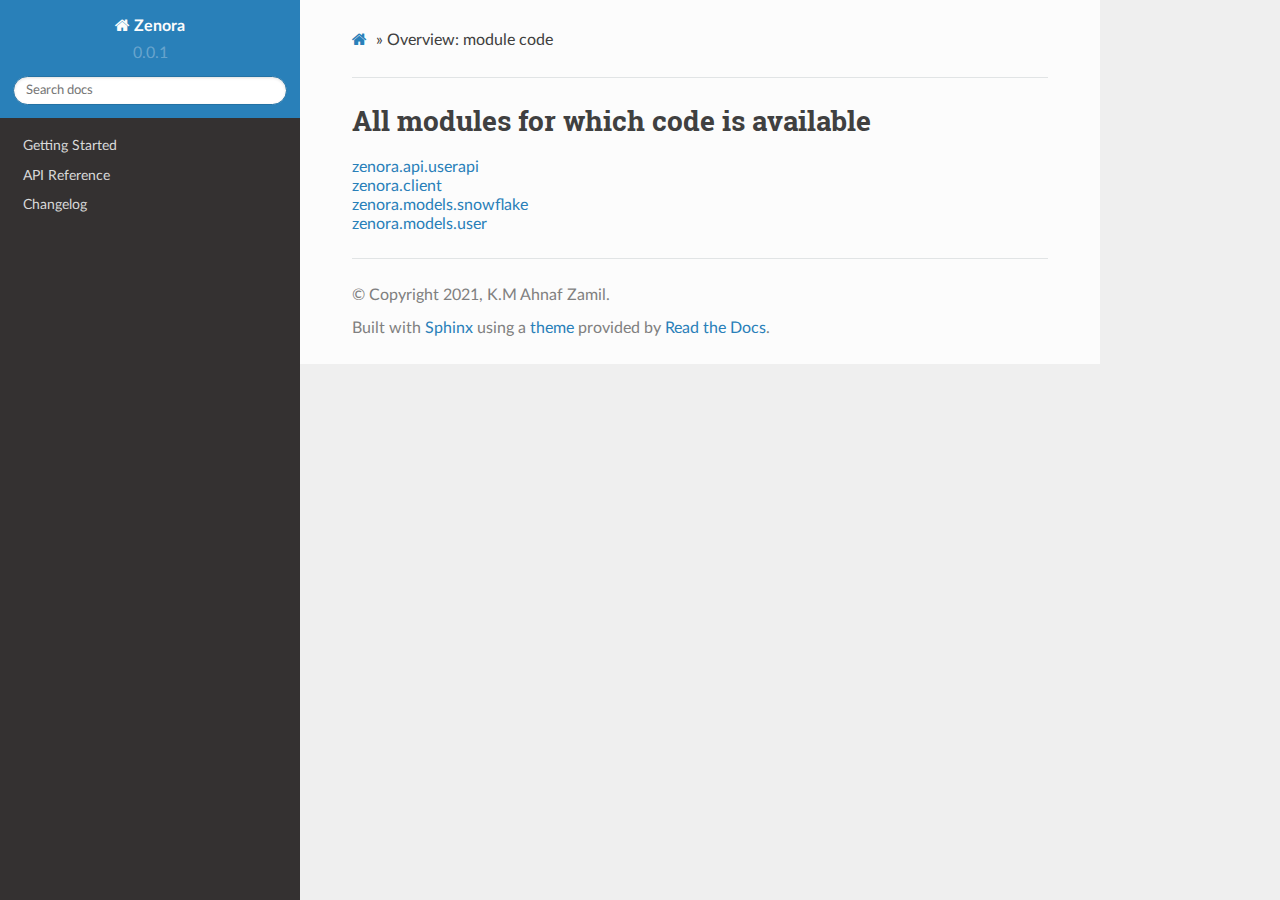
<file: zenora/docs/build/html/_modules/index.html>
<!DOCTYPE html>
<html class="writer-html5" lang="en" >
<head>
  <meta charset="utf-8" />
  
  <meta name="viewport" content="width=device-width, initial-scale=1.0" />
  
  <title>Overview: module code &mdash; Zenora 0.0.1 documentation</title>
  

  
  <link rel="stylesheet" href="../_static/css/theme.css" type="text/css" />
  <link rel="stylesheet" href="../_static/pygments.css" type="text/css" />
  <link rel="stylesheet" href="../_static/pygments.css" type="text/css" />
  <link rel="stylesheet" href="../_static/css/theme.css" type="text/css" />

  
  

  
  

  

  
  <!--[if lt IE 9]>
    <script src="../_static/js/html5shiv.min.js"></script>
  <![endif]-->
  
    
      <script type="text/javascript" id="documentation_options" data-url_root="../" src="../_static/documentation_options.js"></script>
        <script data-url_root="../" id="documentation_options" src="../_static/documentation_options.js"></script>
        <script src="../_static/jquery.js"></script>
        <script src="../_static/underscore.js"></script>
        <script src="../_static/doctools.js"></script>
    
    <script type="text/javascript" src="../_static/js/theme.js"></script>

    
    <link rel="index" title="Index" href="../genindex.html" />
    <link rel="search" title="Search" href="../search.html" /> 
</head>

<body class="wy-body-for-nav">

   
  <div class="wy-grid-for-nav">
    
    <nav data-toggle="wy-nav-shift" class="wy-nav-side">
      <div class="wy-side-scroll">
        <div class="wy-side-nav-search" >
          

          
            <a href="../index.html" class="icon icon-home"> Zenora
          

          
          </a>

          
            
            
              <div class="version">
                0.0.1
              </div>
            
          

          
<div role="search">
  <form id="rtd-search-form" class="wy-form" action="../search.html" method="get">
    <input type="text" name="q" placeholder="Search docs" />
    <input type="hidden" name="check_keywords" value="yes" />
    <input type="hidden" name="area" value="default" />
  </form>
</div>

          
        </div>

        
        <div class="wy-menu wy-menu-vertical" data-spy="affix" role="navigation" aria-label="main navigation">
          
            
            
              
            
            
              <ul>
<li class="toctree-l1"><a class="reference internal" href="../getting-started.html">Getting Started</a></li>
<li class="toctree-l1"><a class="reference internal" href="../api-reference.html">API Reference</a></li>
<li class="toctree-l1"><a class="reference internal" href="../changelog.html">Changelog</a></li>
</ul>

            
          
        </div>
        
      </div>
    </nav>

    <section data-toggle="wy-nav-shift" class="wy-nav-content-wrap">

      
      <nav class="wy-nav-top" aria-label="top navigation">
        
          <i data-toggle="wy-nav-top" class="fa fa-bars"></i>
          <a href="../index.html">Zenora</a>
        
      </nav>


      <div class="wy-nav-content">
        
        <div class="rst-content">
        
          

















<div role="navigation" aria-label="breadcrumbs navigation">

  <ul class="wy-breadcrumbs">
    
      <li><a href="../index.html" class="icon icon-home"></a> &raquo;</li>
        
      <li>Overview: module code</li>
    
    
      <li class="wy-breadcrumbs-aside">
        
      </li>
    
  </ul>

  
  <hr/>
</div>
          <div role="main" class="document" itemscope="itemscope" itemtype="http://schema.org/Article">
           <div itemprop="articleBody">
            
  <h1>All modules for which code is available</h1>
<ul><li><a href="zenora/api/userapi.html">zenora.api.userapi</a></li>
<li><a href="zenora/client.html">zenora.client</a></li>
<li><a href="zenora/models/snowflake.html">zenora.models.snowflake</a></li>
<li><a href="zenora/models/user.html">zenora.models.user</a></li>
</ul>

           </div>
           
          </div>
          <footer>

  <hr/>

  <div role="contentinfo">
    <p>
        &#169; Copyright 2021, K.M Ahnaf Zamil.

    </p>
  </div>
    
    
    
    Built with <a href="https://www.sphinx-doc.org/">Sphinx</a> using a
    
    <a href="https://github.com/readthedocs/sphinx_rtd_theme">theme</a>
    
    provided by <a href="https://readthedocs.org">Read the Docs</a>. 

</footer>
        </div>
      </div>

    </section>

  </div>
  

  <script type="text/javascript">
      jQuery(function () {
          SphinxRtdTheme.Navigation.enable(true);
      });
  </script>

  
  
    
   

</body>
</html>
</file>
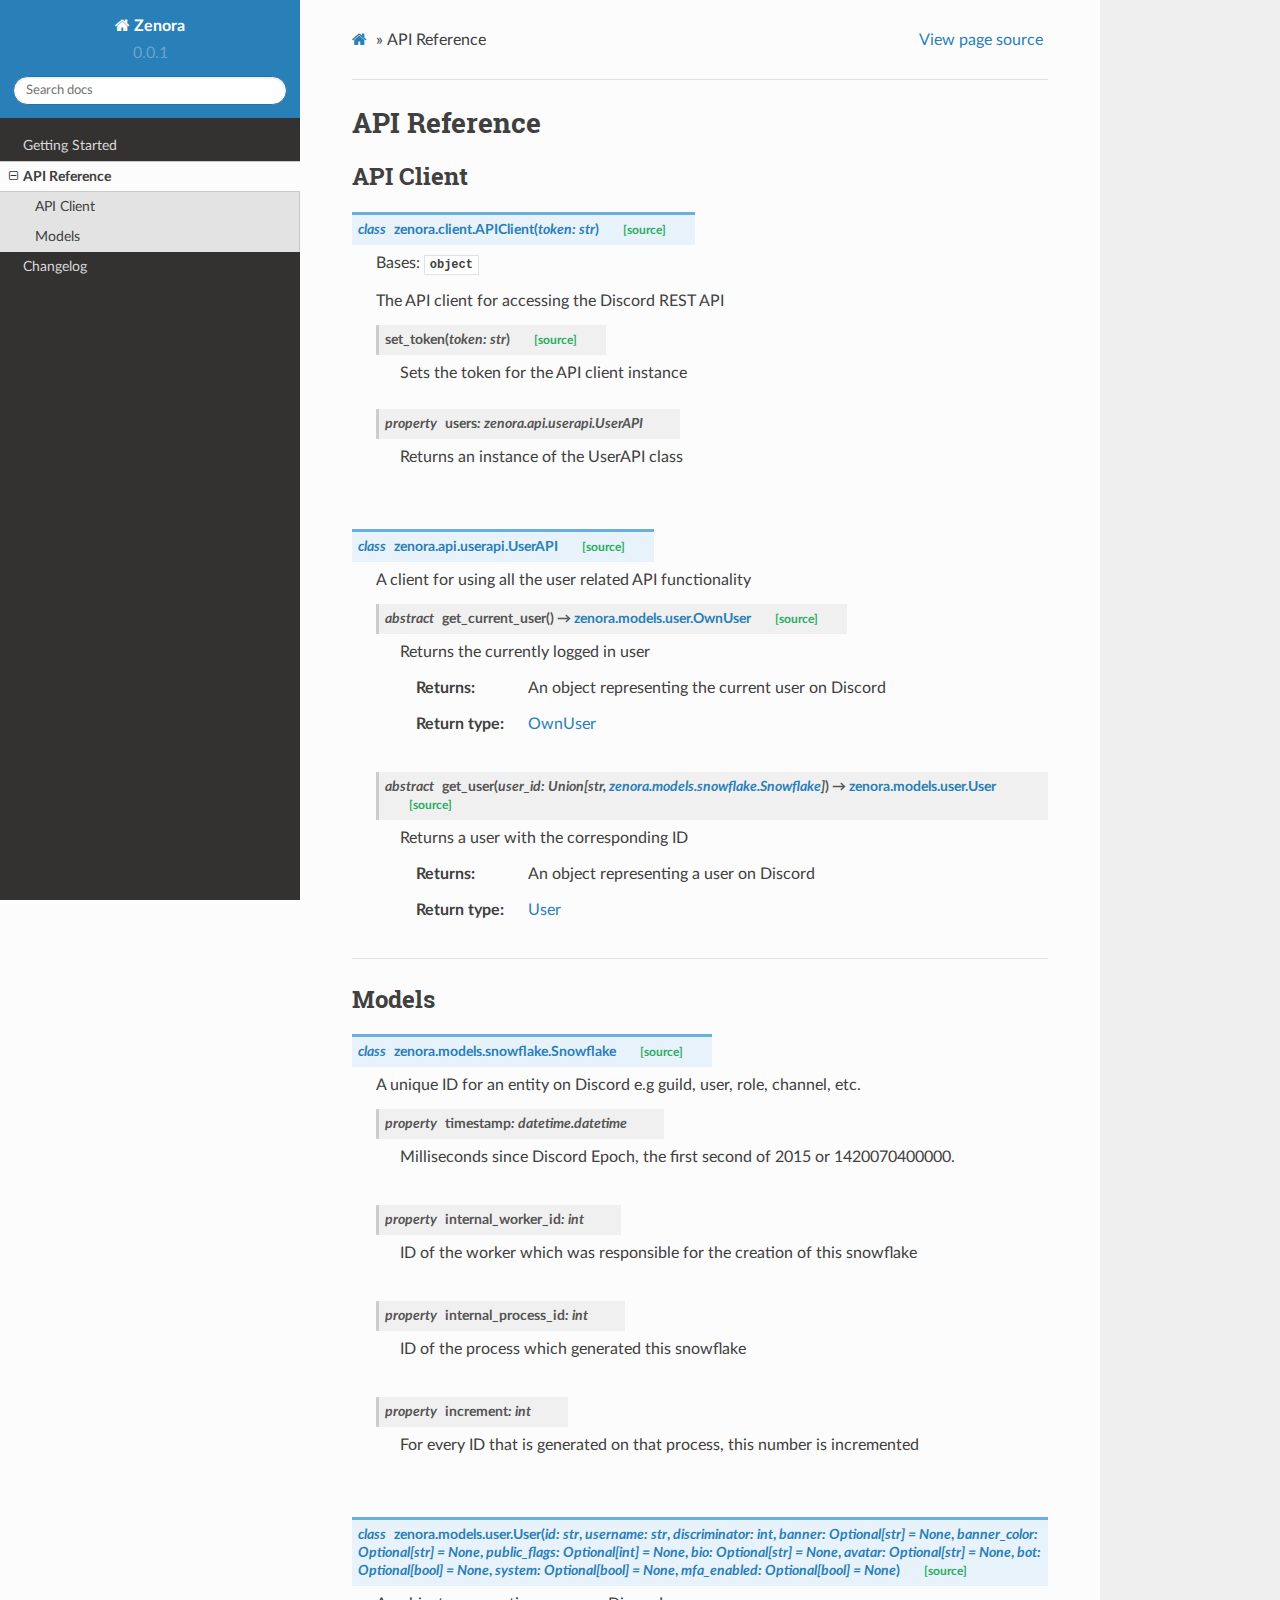
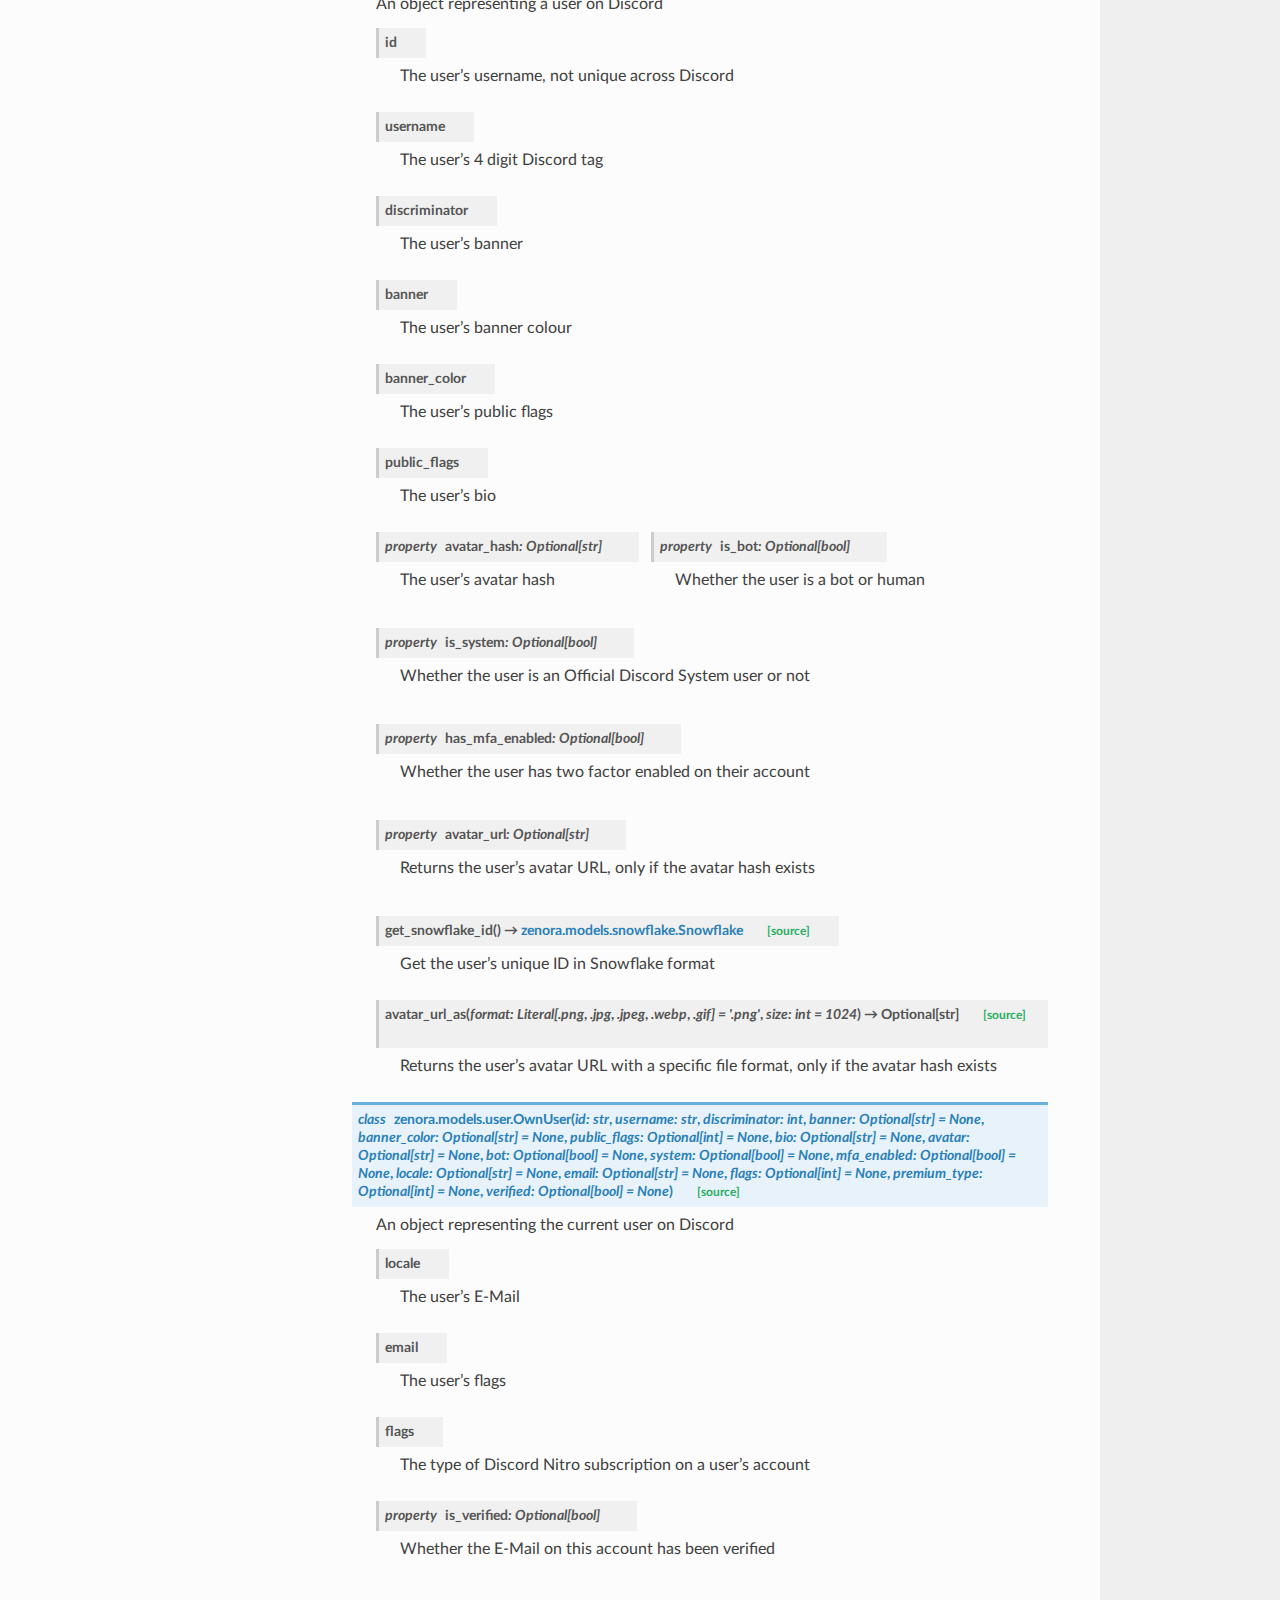
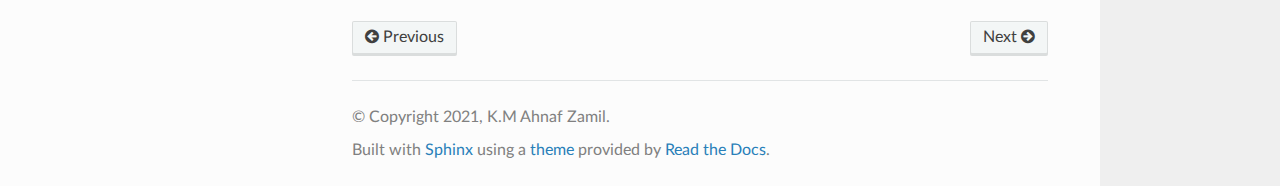
<file: zenora/docs/build/html/api-reference.html>
<!DOCTYPE html>
<html class="writer-html5" lang="en" >
<head>
  <meta charset="utf-8" />
  
  <meta name="viewport" content="width=device-width, initial-scale=1.0" />
  
  <title>API Reference &mdash; Zenora 0.0.1 documentation</title>
  

  
  <link rel="stylesheet" href="_static/css/theme.css" type="text/css" />
  <link rel="stylesheet" href="_static/pygments.css" type="text/css" />
  <link rel="stylesheet" href="_static/pygments.css" type="text/css" />
  <link rel="stylesheet" href="_static/css/theme.css" type="text/css" />

  
  

  
  

  

  
  <!--[if lt IE 9]>
    <script src="_static/js/html5shiv.min.js"></script>
  <![endif]-->
  
    
      <script type="text/javascript" id="documentation_options" data-url_root="./" src="_static/documentation_options.js"></script>
        <script data-url_root="./" id="documentation_options" src="_static/documentation_options.js"></script>
        <script src="_static/jquery.js"></script>
        <script src="_static/underscore.js"></script>
        <script src="_static/doctools.js"></script>
    
    <script type="text/javascript" src="_static/js/theme.js"></script>

    
    <link rel="index" title="Index" href="genindex.html" />
    <link rel="search" title="Search" href="search.html" />
    <link rel="next" title="Changelog" href="changelog.html" />
    <link rel="prev" title="Getting Started" href="getting-started.html" /> 
</head>

<body class="wy-body-for-nav">

   
  <div class="wy-grid-for-nav">
    
    <nav data-toggle="wy-nav-shift" class="wy-nav-side">
      <div class="wy-side-scroll">
        <div class="wy-side-nav-search" >
          

          
            <a href="index.html" class="icon icon-home"> Zenora
          

          
          </a>

          
            
            
              <div class="version">
                0.0.1
              </div>
            
          

          
<div role="search">
  <form id="rtd-search-form" class="wy-form" action="search.html" method="get">
    <input type="text" name="q" placeholder="Search docs" />
    <input type="hidden" name="check_keywords" value="yes" />
    <input type="hidden" name="area" value="default" />
  </form>
</div>

          
        </div>

        
        <div class="wy-menu wy-menu-vertical" data-spy="affix" role="navigation" aria-label="main navigation">
          
            
            
              
            
            
              <ul class="current">
<li class="toctree-l1"><a class="reference internal" href="getting-started.html">Getting Started</a></li>
<li class="toctree-l1 current"><a class="current reference internal" href="#">API Reference</a><ul>
<li class="toctree-l2"><a class="reference internal" href="#module-zenora.client">API Client</a></li>
<li class="toctree-l2"><a class="reference internal" href="#module-zenora.models.snowflake">Models</a></li>
</ul>
</li>
<li class="toctree-l1"><a class="reference internal" href="changelog.html">Changelog</a></li>
</ul>

            
          
        </div>
        
      </div>
    </nav>

    <section data-toggle="wy-nav-shift" class="wy-nav-content-wrap">

      
      <nav class="wy-nav-top" aria-label="top navigation">
        
          <i data-toggle="wy-nav-top" class="fa fa-bars"></i>
          <a href="index.html">Zenora</a>
        
      </nav>


      <div class="wy-nav-content">
        
        <div class="rst-content">
        
          

















<div role="navigation" aria-label="breadcrumbs navigation">

  <ul class="wy-breadcrumbs">
    
      <li><a href="index.html" class="icon icon-home"></a> &raquo;</li>
        
      <li>API Reference</li>
    
    
      <li class="wy-breadcrumbs-aside">
        
          
            <a href="_sources/api-reference.rst.txt" rel="nofollow"> View page source</a>
          
        
      </li>
    
  </ul>

  
  <hr/>
</div>
          <div role="main" class="document" itemscope="itemscope" itemtype="http://schema.org/Article">
           <div itemprop="articleBody">
            
  <div class="section" id="api-reference">
<h1>API Reference<a class="headerlink" href="#api-reference" title="Permalink to this headline">¶</a></h1>
<div class="section" id="module-zenora.client">
<span id="api-client"></span><h2>API Client<a class="headerlink" href="#module-zenora.client" title="Permalink to this headline">¶</a></h2>
<dl class="py class">
<dt class="sig sig-object py" id="zenora.client.APIClient">
<em class="property"><span class="pre">class</span> </em><span class="sig-prename descclassname"><span class="pre">zenora.client.</span></span><span class="sig-name descname"><span class="pre">APIClient</span></span><span class="sig-paren">(</span><em class="sig-param"><span class="n"><span class="pre">token</span></span><span class="p"><span class="pre">:</span></span> <span class="n"><span class="pre">str</span></span></em><span class="sig-paren">)</span><a class="reference internal" href="_modules/zenora/client.html#APIClient"><span class="viewcode-link"><span class="pre">[source]</span></span></a><a class="headerlink" href="#zenora.client.APIClient" title="Permalink to this definition">¶</a></dt>
<dd><p>Bases: <code class="xref py py-class docutils literal notranslate"><span class="pre">object</span></code></p>
<p>The API client for accessing the Discord REST API</p>
<dl class="py method">
<dt class="sig sig-object py" id="zenora.client.APIClient.set_token">
<span class="sig-name descname"><span class="pre">set_token</span></span><span class="sig-paren">(</span><em class="sig-param"><span class="n"><span class="pre">token</span></span><span class="p"><span class="pre">:</span></span> <span class="n"><span class="pre">str</span></span></em><span class="sig-paren">)</span><a class="reference internal" href="_modules/zenora/client.html#APIClient.set_token"><span class="viewcode-link"><span class="pre">[source]</span></span></a><a class="headerlink" href="#zenora.client.APIClient.set_token" title="Permalink to this definition">¶</a></dt>
<dd><p>Sets the token for the API client instance</p>
</dd></dl>

<dl class="py property">
<dt class="sig sig-object py" id="zenora.client.APIClient.users">
<em class="property"><span class="pre">property</span> </em><span class="sig-name descname"><span class="pre">users</span></span><em class="property"><span class="pre">:</span> <span class="pre">zenora.api.userapi.UserAPI</span></em><a class="headerlink" href="#zenora.client.APIClient.users" title="Permalink to this definition">¶</a></dt>
<dd><p>Returns an instance of the UserAPI class</p>
</dd></dl>

</dd></dl>

<span class="target" id="module-zenora.api.userapi"></span><dl class="py class">
<dt class="sig sig-object py" id="zenora.api.userapi.UserAPI">
<em class="property"><span class="pre">class</span> </em><span class="sig-prename descclassname"><span class="pre">zenora.api.userapi.</span></span><span class="sig-name descname"><span class="pre">UserAPI</span></span><a class="reference internal" href="_modules/zenora/api/userapi.html#UserAPI"><span class="viewcode-link"><span class="pre">[source]</span></span></a><a class="headerlink" href="#zenora.api.userapi.UserAPI" title="Permalink to this definition">¶</a></dt>
<dd><p>A client for using all the user related API functionality</p>
<dl class="py method">
<dt class="sig sig-object py" id="zenora.api.userapi.UserAPI.get_current_user">
<em class="property"><span class="pre">abstract</span> </em><span class="sig-name descname"><span class="pre">get_current_user</span></span><span class="sig-paren">(</span><span class="sig-paren">)</span> &#x2192; <a class="reference internal" href="#zenora.models.user.OwnUser" title="zenora.models.user.OwnUser"><span class="pre">zenora.models.user.OwnUser</span></a><a class="reference internal" href="_modules/zenora/api/userapi.html#UserAPI.get_current_user"><span class="viewcode-link"><span class="pre">[source]</span></span></a><a class="headerlink" href="#zenora.api.userapi.UserAPI.get_current_user" title="Permalink to this definition">¶</a></dt>
<dd><p>Returns the currently logged in user</p>
<dl class="field-list simple">
<dt class="field-odd">Returns</dt>
<dd class="field-odd"><p>An object representing the current user on Discord</p>
</dd>
<dt class="field-even">Return type</dt>
<dd class="field-even"><p><a class="reference internal" href="#zenora.models.user.OwnUser" title="zenora.models.user.OwnUser">OwnUser</a></p>
</dd>
</dl>
</dd></dl>

<dl class="py method">
<dt class="sig sig-object py" id="zenora.api.userapi.UserAPI.get_user">
<em class="property"><span class="pre">abstract</span> </em><span class="sig-name descname"><span class="pre">get_user</span></span><span class="sig-paren">(</span><em class="sig-param"><span class="n"><span class="pre">user_id</span></span><span class="p"><span class="pre">:</span></span> <span class="n"><span class="pre">Union</span><span class="p"><span class="pre">[</span></span><span class="pre">str</span><span class="p"><span class="pre">,</span> </span><a class="reference internal" href="#zenora.models.snowflake.Snowflake" title="zenora.models.snowflake.Snowflake"><span class="pre">zenora.models.snowflake.Snowflake</span></a><span class="p"><span class="pre">]</span></span></span></em><span class="sig-paren">)</span> &#x2192; <a class="reference internal" href="#zenora.models.user.User" title="zenora.models.user.User"><span class="pre">zenora.models.user.User</span></a><a class="reference internal" href="_modules/zenora/api/userapi.html#UserAPI.get_user"><span class="viewcode-link"><span class="pre">[source]</span></span></a><a class="headerlink" href="#zenora.api.userapi.UserAPI.get_user" title="Permalink to this definition">¶</a></dt>
<dd><p>Returns a user with the corresponding ID</p>
<dl class="field-list simple">
<dt class="field-odd">Returns</dt>
<dd class="field-odd"><p>An object representing a user on Discord</p>
</dd>
<dt class="field-even">Return type</dt>
<dd class="field-even"><p><a class="reference internal" href="#zenora.models.user.User" title="zenora.models.user.User">User</a></p>
</dd>
</dl>
</dd></dl>

</dd></dl>

</div>
<hr class="docutils" />
<div class="section" id="module-zenora.models.snowflake">
<span id="models"></span><h2>Models<a class="headerlink" href="#module-zenora.models.snowflake" title="Permalink to this headline">¶</a></h2>
<dl class="py class">
<dt class="sig sig-object py" id="zenora.models.snowflake.Snowflake">
<em class="property"><span class="pre">class</span> </em><span class="sig-prename descclassname"><span class="pre">zenora.models.snowflake.</span></span><span class="sig-name descname"><span class="pre">Snowflake</span></span><a class="reference internal" href="_modules/zenora/models/snowflake.html#Snowflake"><span class="viewcode-link"><span class="pre">[source]</span></span></a><a class="headerlink" href="#zenora.models.snowflake.Snowflake" title="Permalink to this definition">¶</a></dt>
<dd><p>A unique ID for an entity on Discord e.g guild, user, role, channel, etc.</p>
<dl class="py property">
<dt class="sig sig-object py" id="zenora.models.snowflake.Snowflake.timestamp">
<em class="property"><span class="pre">property</span> </em><span class="sig-name descname"><span class="pre">timestamp</span></span><em class="property"><span class="pre">:</span> <span class="pre">datetime.datetime</span></em><a class="headerlink" href="#zenora.models.snowflake.Snowflake.timestamp" title="Permalink to this definition">¶</a></dt>
<dd><p>Milliseconds since Discord Epoch, the first second of 2015 or 1420070400000.</p>
</dd></dl>

<dl class="py property">
<dt class="sig sig-object py" id="zenora.models.snowflake.Snowflake.internal_worker_id">
<em class="property"><span class="pre">property</span> </em><span class="sig-name descname"><span class="pre">internal_worker_id</span></span><em class="property"><span class="pre">:</span> <span class="pre">int</span></em><a class="headerlink" href="#zenora.models.snowflake.Snowflake.internal_worker_id" title="Permalink to this definition">¶</a></dt>
<dd><p>ID of the worker which was responsible for the creation of this snowflake</p>
</dd></dl>

<dl class="py property">
<dt class="sig sig-object py" id="zenora.models.snowflake.Snowflake.internal_process_id">
<em class="property"><span class="pre">property</span> </em><span class="sig-name descname"><span class="pre">internal_process_id</span></span><em class="property"><span class="pre">:</span> <span class="pre">int</span></em><a class="headerlink" href="#zenora.models.snowflake.Snowflake.internal_process_id" title="Permalink to this definition">¶</a></dt>
<dd><p>ID of the process which generated this snowflake</p>
</dd></dl>

<dl class="py property">
<dt class="sig sig-object py" id="zenora.models.snowflake.Snowflake.increment">
<em class="property"><span class="pre">property</span> </em><span class="sig-name descname"><span class="pre">increment</span></span><em class="property"><span class="pre">:</span> <span class="pre">int</span></em><a class="headerlink" href="#zenora.models.snowflake.Snowflake.increment" title="Permalink to this definition">¶</a></dt>
<dd><p>For every ID that is generated on that process, this number is incremented</p>
</dd></dl>

</dd></dl>

<span class="target" id="module-zenora.models.user"></span><dl class="py class">
<dt class="sig sig-object py" id="zenora.models.user.User">
<em class="property"><span class="pre">class</span> </em><span class="sig-prename descclassname"><span class="pre">zenora.models.user.</span></span><span class="sig-name descname"><span class="pre">User</span></span><span class="sig-paren">(</span><em class="sig-param"><span class="n"><span class="pre">id</span></span><span class="p"><span class="pre">:</span></span> <span class="n"><span class="pre">str</span></span></em>, <em class="sig-param"><span class="n"><span class="pre">username</span></span><span class="p"><span class="pre">:</span></span> <span class="n"><span class="pre">str</span></span></em>, <em class="sig-param"><span class="n"><span class="pre">discriminator</span></span><span class="p"><span class="pre">:</span></span> <span class="n"><span class="pre">int</span></span></em>, <em class="sig-param"><span class="n"><span class="pre">banner</span></span><span class="p"><span class="pre">:</span></span> <span class="n"><span class="pre">Optional</span><span class="p"><span class="pre">[</span></span><span class="pre">str</span><span class="p"><span class="pre">]</span></span></span> <span class="o"><span class="pre">=</span></span> <span class="default_value"><span class="pre">None</span></span></em>, <em class="sig-param"><span class="n"><span class="pre">banner_color</span></span><span class="p"><span class="pre">:</span></span> <span class="n"><span class="pre">Optional</span><span class="p"><span class="pre">[</span></span><span class="pre">str</span><span class="p"><span class="pre">]</span></span></span> <span class="o"><span class="pre">=</span></span> <span class="default_value"><span class="pre">None</span></span></em>, <em class="sig-param"><span class="n"><span class="pre">public_flags</span></span><span class="p"><span class="pre">:</span></span> <span class="n"><span class="pre">Optional</span><span class="p"><span class="pre">[</span></span><span class="pre">int</span><span class="p"><span class="pre">]</span></span></span> <span class="o"><span class="pre">=</span></span> <span class="default_value"><span class="pre">None</span></span></em>, <em class="sig-param"><span class="n"><span class="pre">bio</span></span><span class="p"><span class="pre">:</span></span> <span class="n"><span class="pre">Optional</span><span class="p"><span class="pre">[</span></span><span class="pre">str</span><span class="p"><span class="pre">]</span></span></span> <span class="o"><span class="pre">=</span></span> <span class="default_value"><span class="pre">None</span></span></em>, <em class="sig-param"><span class="n"><span class="pre">avatar</span></span><span class="p"><span class="pre">:</span></span> <span class="n"><span class="pre">Optional</span><span class="p"><span class="pre">[</span></span><span class="pre">str</span><span class="p"><span class="pre">]</span></span></span> <span class="o"><span class="pre">=</span></span> <span class="default_value"><span class="pre">None</span></span></em>, <em class="sig-param"><span class="n"><span class="pre">bot</span></span><span class="p"><span class="pre">:</span></span> <span class="n"><span class="pre">Optional</span><span class="p"><span class="pre">[</span></span><span class="pre">bool</span><span class="p"><span class="pre">]</span></span></span> <span class="o"><span class="pre">=</span></span> <span class="default_value"><span class="pre">None</span></span></em>, <em class="sig-param"><span class="n"><span class="pre">system</span></span><span class="p"><span class="pre">:</span></span> <span class="n"><span class="pre">Optional</span><span class="p"><span class="pre">[</span></span><span class="pre">bool</span><span class="p"><span class="pre">]</span></span></span> <span class="o"><span class="pre">=</span></span> <span class="default_value"><span class="pre">None</span></span></em>, <em class="sig-param"><span class="n"><span class="pre">mfa_enabled</span></span><span class="p"><span class="pre">:</span></span> <span class="n"><span class="pre">Optional</span><span class="p"><span class="pre">[</span></span><span class="pre">bool</span><span class="p"><span class="pre">]</span></span></span> <span class="o"><span class="pre">=</span></span> <span class="default_value"><span class="pre">None</span></span></em><span class="sig-paren">)</span><a class="reference internal" href="_modules/zenora/models/user.html#User"><span class="viewcode-link"><span class="pre">[source]</span></span></a><a class="headerlink" href="#zenora.models.user.User" title="Permalink to this definition">¶</a></dt>
<dd><p>An object representing a user on Discord</p>
<dl class="py attribute">
<dt class="sig sig-object py" id="zenora.models.user.User.id">
<span class="sig-name descname"><span class="pre">id</span></span><a class="headerlink" href="#zenora.models.user.User.id" title="Permalink to this definition">¶</a></dt>
<dd><p>The user’s username, not unique across Discord</p>
</dd></dl>

<dl class="py attribute">
<dt class="sig sig-object py" id="zenora.models.user.User.username">
<span class="sig-name descname"><span class="pre">username</span></span><a class="headerlink" href="#zenora.models.user.User.username" title="Permalink to this definition">¶</a></dt>
<dd><p>The user’s 4 digit Discord tag</p>
</dd></dl>

<dl class="py attribute">
<dt class="sig sig-object py" id="zenora.models.user.User.discriminator">
<span class="sig-name descname"><span class="pre">discriminator</span></span><a class="headerlink" href="#zenora.models.user.User.discriminator" title="Permalink to this definition">¶</a></dt>
<dd><p>The user’s banner</p>
</dd></dl>

<dl class="py attribute">
<dt class="sig sig-object py" id="zenora.models.user.User.banner">
<span class="sig-name descname"><span class="pre">banner</span></span><a class="headerlink" href="#zenora.models.user.User.banner" title="Permalink to this definition">¶</a></dt>
<dd><p>The user’s banner colour</p>
</dd></dl>

<dl class="py attribute">
<dt class="sig sig-object py" id="zenora.models.user.User.banner_color">
<span class="sig-name descname"><span class="pre">banner_color</span></span><a class="headerlink" href="#zenora.models.user.User.banner_color" title="Permalink to this definition">¶</a></dt>
<dd><p>The user’s public flags</p>
</dd></dl>

<dl class="py attribute">
<dt class="sig sig-object py" id="zenora.models.user.User.public_flags">
<span class="sig-name descname"><span class="pre">public_flags</span></span><a class="headerlink" href="#zenora.models.user.User.public_flags" title="Permalink to this definition">¶</a></dt>
<dd><p>The user’s bio</p>
</dd></dl>

<dl class="py property">
<dt class="sig sig-object py" id="zenora.models.user.User.avatar_hash">
<em class="property"><span class="pre">property</span> </em><span class="sig-name descname"><span class="pre">avatar_hash</span></span><em class="property"><span class="pre">:</span> <span class="pre">Optional[str]</span></em><a class="headerlink" href="#zenora.models.user.User.avatar_hash" title="Permalink to this definition">¶</a></dt>
<dd><p>The user’s avatar hash</p>
</dd></dl>

<dl class="py property">
<dt class="sig sig-object py" id="zenora.models.user.User.is_bot">
<em class="property"><span class="pre">property</span> </em><span class="sig-name descname"><span class="pre">is_bot</span></span><em class="property"><span class="pre">:</span> <span class="pre">Optional[bool]</span></em><a class="headerlink" href="#zenora.models.user.User.is_bot" title="Permalink to this definition">¶</a></dt>
<dd><p>Whether the user is a bot or human</p>
</dd></dl>

<dl class="py property">
<dt class="sig sig-object py" id="zenora.models.user.User.is_system">
<em class="property"><span class="pre">property</span> </em><span class="sig-name descname"><span class="pre">is_system</span></span><em class="property"><span class="pre">:</span> <span class="pre">Optional[bool]</span></em><a class="headerlink" href="#zenora.models.user.User.is_system" title="Permalink to this definition">¶</a></dt>
<dd><p>Whether the user is an Official Discord System user or not</p>
</dd></dl>

<dl class="py property">
<dt class="sig sig-object py" id="zenora.models.user.User.has_mfa_enabled">
<em class="property"><span class="pre">property</span> </em><span class="sig-name descname"><span class="pre">has_mfa_enabled</span></span><em class="property"><span class="pre">:</span> <span class="pre">Optional[bool]</span></em><a class="headerlink" href="#zenora.models.user.User.has_mfa_enabled" title="Permalink to this definition">¶</a></dt>
<dd><p>Whether the user has two factor enabled on their account</p>
</dd></dl>

<dl class="py property">
<dt class="sig sig-object py" id="zenora.models.user.User.avatar_url">
<em class="property"><span class="pre">property</span> </em><span class="sig-name descname"><span class="pre">avatar_url</span></span><em class="property"><span class="pre">:</span> <span class="pre">Optional[str]</span></em><a class="headerlink" href="#zenora.models.user.User.avatar_url" title="Permalink to this definition">¶</a></dt>
<dd><p>Returns the user’s avatar URL, only if the avatar hash exists</p>
</dd></dl>

<dl class="py method">
<dt class="sig sig-object py" id="zenora.models.user.User.get_snowflake_id">
<span class="sig-name descname"><span class="pre">get_snowflake_id</span></span><span class="sig-paren">(</span><span class="sig-paren">)</span> &#x2192; <a class="reference internal" href="#zenora.models.snowflake.Snowflake" title="zenora.models.snowflake.Snowflake"><span class="pre">zenora.models.snowflake.Snowflake</span></a><a class="reference internal" href="_modules/zenora/models/user.html#User.get_snowflake_id"><span class="viewcode-link"><span class="pre">[source]</span></span></a><a class="headerlink" href="#zenora.models.user.User.get_snowflake_id" title="Permalink to this definition">¶</a></dt>
<dd><p>Get the user’s unique ID in Snowflake format</p>
</dd></dl>

<dl class="py method">
<dt class="sig sig-object py" id="zenora.models.user.User.avatar_url_as">
<span class="sig-name descname"><span class="pre">avatar_url_as</span></span><span class="sig-paren">(</span><em class="sig-param"><span class="pre">format:</span> <span class="pre">Literal[.png</span></em>, <em class="sig-param"><span class="pre">.jpg</span></em>, <em class="sig-param"><span class="pre">.jpeg</span></em>, <em class="sig-param"><span class="pre">.webp</span></em>, <em class="sig-param"><span class="pre">.gif]</span> <span class="pre">=</span> <span class="pre">'.png'</span></em>, <em class="sig-param"><span class="pre">size:</span> <span class="pre">int</span> <span class="pre">=</span> <span class="pre">1024</span></em><span class="sig-paren">)</span> &#x2192; <span class="pre">Optional</span><span class="p"><span class="pre">[</span></span><span class="pre">str</span><span class="p"><span class="pre">]</span></span><a class="reference internal" href="_modules/zenora/models/user.html#User.avatar_url_as"><span class="viewcode-link"><span class="pre">[source]</span></span></a><a class="headerlink" href="#zenora.models.user.User.avatar_url_as" title="Permalink to this definition">¶</a></dt>
<dd><p>Returns the user’s avatar URL with a specific file format, only if the avatar hash exists</p>
</dd></dl>

</dd></dl>

<dl class="py class">
<dt class="sig sig-object py" id="zenora.models.user.OwnUser">
<em class="property"><span class="pre">class</span> </em><span class="sig-prename descclassname"><span class="pre">zenora.models.user.</span></span><span class="sig-name descname"><span class="pre">OwnUser</span></span><span class="sig-paren">(</span><em class="sig-param"><span class="n"><span class="pre">id</span></span><span class="p"><span class="pre">:</span></span> <span class="n"><span class="pre">str</span></span></em>, <em class="sig-param"><span class="n"><span class="pre">username</span></span><span class="p"><span class="pre">:</span></span> <span class="n"><span class="pre">str</span></span></em>, <em class="sig-param"><span class="n"><span class="pre">discriminator</span></span><span class="p"><span class="pre">:</span></span> <span class="n"><span class="pre">int</span></span></em>, <em class="sig-param"><span class="n"><span class="pre">banner</span></span><span class="p"><span class="pre">:</span></span> <span class="n"><span class="pre">Optional</span><span class="p"><span class="pre">[</span></span><span class="pre">str</span><span class="p"><span class="pre">]</span></span></span> <span class="o"><span class="pre">=</span></span> <span class="default_value"><span class="pre">None</span></span></em>, <em class="sig-param"><span class="n"><span class="pre">banner_color</span></span><span class="p"><span class="pre">:</span></span> <span class="n"><span class="pre">Optional</span><span class="p"><span class="pre">[</span></span><span class="pre">str</span><span class="p"><span class="pre">]</span></span></span> <span class="o"><span class="pre">=</span></span> <span class="default_value"><span class="pre">None</span></span></em>, <em class="sig-param"><span class="n"><span class="pre">public_flags</span></span><span class="p"><span class="pre">:</span></span> <span class="n"><span class="pre">Optional</span><span class="p"><span class="pre">[</span></span><span class="pre">int</span><span class="p"><span class="pre">]</span></span></span> <span class="o"><span class="pre">=</span></span> <span class="default_value"><span class="pre">None</span></span></em>, <em class="sig-param"><span class="n"><span class="pre">bio</span></span><span class="p"><span class="pre">:</span></span> <span class="n"><span class="pre">Optional</span><span class="p"><span class="pre">[</span></span><span class="pre">str</span><span class="p"><span class="pre">]</span></span></span> <span class="o"><span class="pre">=</span></span> <span class="default_value"><span class="pre">None</span></span></em>, <em class="sig-param"><span class="n"><span class="pre">avatar</span></span><span class="p"><span class="pre">:</span></span> <span class="n"><span class="pre">Optional</span><span class="p"><span class="pre">[</span></span><span class="pre">str</span><span class="p"><span class="pre">]</span></span></span> <span class="o"><span class="pre">=</span></span> <span class="default_value"><span class="pre">None</span></span></em>, <em class="sig-param"><span class="n"><span class="pre">bot</span></span><span class="p"><span class="pre">:</span></span> <span class="n"><span class="pre">Optional</span><span class="p"><span class="pre">[</span></span><span class="pre">bool</span><span class="p"><span class="pre">]</span></span></span> <span class="o"><span class="pre">=</span></span> <span class="default_value"><span class="pre">None</span></span></em>, <em class="sig-param"><span class="n"><span class="pre">system</span></span><span class="p"><span class="pre">:</span></span> <span class="n"><span class="pre">Optional</span><span class="p"><span class="pre">[</span></span><span class="pre">bool</span><span class="p"><span class="pre">]</span></span></span> <span class="o"><span class="pre">=</span></span> <span class="default_value"><span class="pre">None</span></span></em>, <em class="sig-param"><span class="n"><span class="pre">mfa_enabled</span></span><span class="p"><span class="pre">:</span></span> <span class="n"><span class="pre">Optional</span><span class="p"><span class="pre">[</span></span><span class="pre">bool</span><span class="p"><span class="pre">]</span></span></span> <span class="o"><span class="pre">=</span></span> <span class="default_value"><span class="pre">None</span></span></em>, <em class="sig-param"><span class="n"><span class="pre">locale</span></span><span class="p"><span class="pre">:</span></span> <span class="n"><span class="pre">Optional</span><span class="p"><span class="pre">[</span></span><span class="pre">str</span><span class="p"><span class="pre">]</span></span></span> <span class="o"><span class="pre">=</span></span> <span class="default_value"><span class="pre">None</span></span></em>, <em class="sig-param"><span class="n"><span class="pre">email</span></span><span class="p"><span class="pre">:</span></span> <span class="n"><span class="pre">Optional</span><span class="p"><span class="pre">[</span></span><span class="pre">str</span><span class="p"><span class="pre">]</span></span></span> <span class="o"><span class="pre">=</span></span> <span class="default_value"><span class="pre">None</span></span></em>, <em class="sig-param"><span class="n"><span class="pre">flags</span></span><span class="p"><span class="pre">:</span></span> <span class="n"><span class="pre">Optional</span><span class="p"><span class="pre">[</span></span><span class="pre">int</span><span class="p"><span class="pre">]</span></span></span> <span class="o"><span class="pre">=</span></span> <span class="default_value"><span class="pre">None</span></span></em>, <em class="sig-param"><span class="n"><span class="pre">premium_type</span></span><span class="p"><span class="pre">:</span></span> <span class="n"><span class="pre">Optional</span><span class="p"><span class="pre">[</span></span><span class="pre">int</span><span class="p"><span class="pre">]</span></span></span> <span class="o"><span class="pre">=</span></span> <span class="default_value"><span class="pre">None</span></span></em>, <em class="sig-param"><span class="n"><span class="pre">verified</span></span><span class="p"><span class="pre">:</span></span> <span class="n"><span class="pre">Optional</span><span class="p"><span class="pre">[</span></span><span class="pre">bool</span><span class="p"><span class="pre">]</span></span></span> <span class="o"><span class="pre">=</span></span> <span class="default_value"><span class="pre">None</span></span></em><span class="sig-paren">)</span><a class="reference internal" href="_modules/zenora/models/user.html#OwnUser"><span class="viewcode-link"><span class="pre">[source]</span></span></a><a class="headerlink" href="#zenora.models.user.OwnUser" title="Permalink to this definition">¶</a></dt>
<dd><p>An object representing the current user on Discord</p>
<dl class="py attribute">
<dt class="sig sig-object py" id="zenora.models.user.OwnUser.locale">
<span class="sig-name descname"><span class="pre">locale</span></span><a class="headerlink" href="#zenora.models.user.OwnUser.locale" title="Permalink to this definition">¶</a></dt>
<dd><p>The user’s E-Mail</p>
</dd></dl>

<dl class="py attribute">
<dt class="sig sig-object py" id="zenora.models.user.OwnUser.email">
<span class="sig-name descname"><span class="pre">email</span></span><a class="headerlink" href="#zenora.models.user.OwnUser.email" title="Permalink to this definition">¶</a></dt>
<dd><p>The user’s flags</p>
</dd></dl>

<dl class="py attribute">
<dt class="sig sig-object py" id="zenora.models.user.OwnUser.flags">
<span class="sig-name descname"><span class="pre">flags</span></span><a class="headerlink" href="#zenora.models.user.OwnUser.flags" title="Permalink to this definition">¶</a></dt>
<dd><p>The type of Discord Nitro subscription on a user’s account</p>
</dd></dl>

<dl class="py property">
<dt class="sig sig-object py" id="zenora.models.user.OwnUser.is_verified">
<em class="property"><span class="pre">property</span> </em><span class="sig-name descname"><span class="pre">is_verified</span></span><em class="property"><span class="pre">:</span> <span class="pre">Optional[bool]</span></em><a class="headerlink" href="#zenora.models.user.OwnUser.is_verified" title="Permalink to this definition">¶</a></dt>
<dd><p>Whether the E-Mail on this account has been verified</p>
</dd></dl>

</dd></dl>

</div>
</div>


           </div>
           
          </div>
          <footer>
    <div class="rst-footer-buttons" role="navigation" aria-label="footer navigation">
        <a href="changelog.html" class="btn btn-neutral float-right" title="Changelog" accesskey="n" rel="next">Next <span class="fa fa-arrow-circle-right" aria-hidden="true"></span></a>
        <a href="getting-started.html" class="btn btn-neutral float-left" title="Getting Started" accesskey="p" rel="prev"><span class="fa fa-arrow-circle-left" aria-hidden="true"></span> Previous</a>
    </div>

  <hr/>

  <div role="contentinfo">
    <p>
        &#169; Copyright 2021, K.M Ahnaf Zamil.

    </p>
  </div>
    
    
    
    Built with <a href="https://www.sphinx-doc.org/">Sphinx</a> using a
    
    <a href="https://github.com/readthedocs/sphinx_rtd_theme">theme</a>
    
    provided by <a href="https://readthedocs.org">Read the Docs</a>. 

</footer>
        </div>
      </div>

    </section>

  </div>
  

  <script type="text/javascript">
      jQuery(function () {
          SphinxRtdTheme.Navigation.enable(true);
      });
  </script>

  
  
    
   

</body>
</html>
</file>
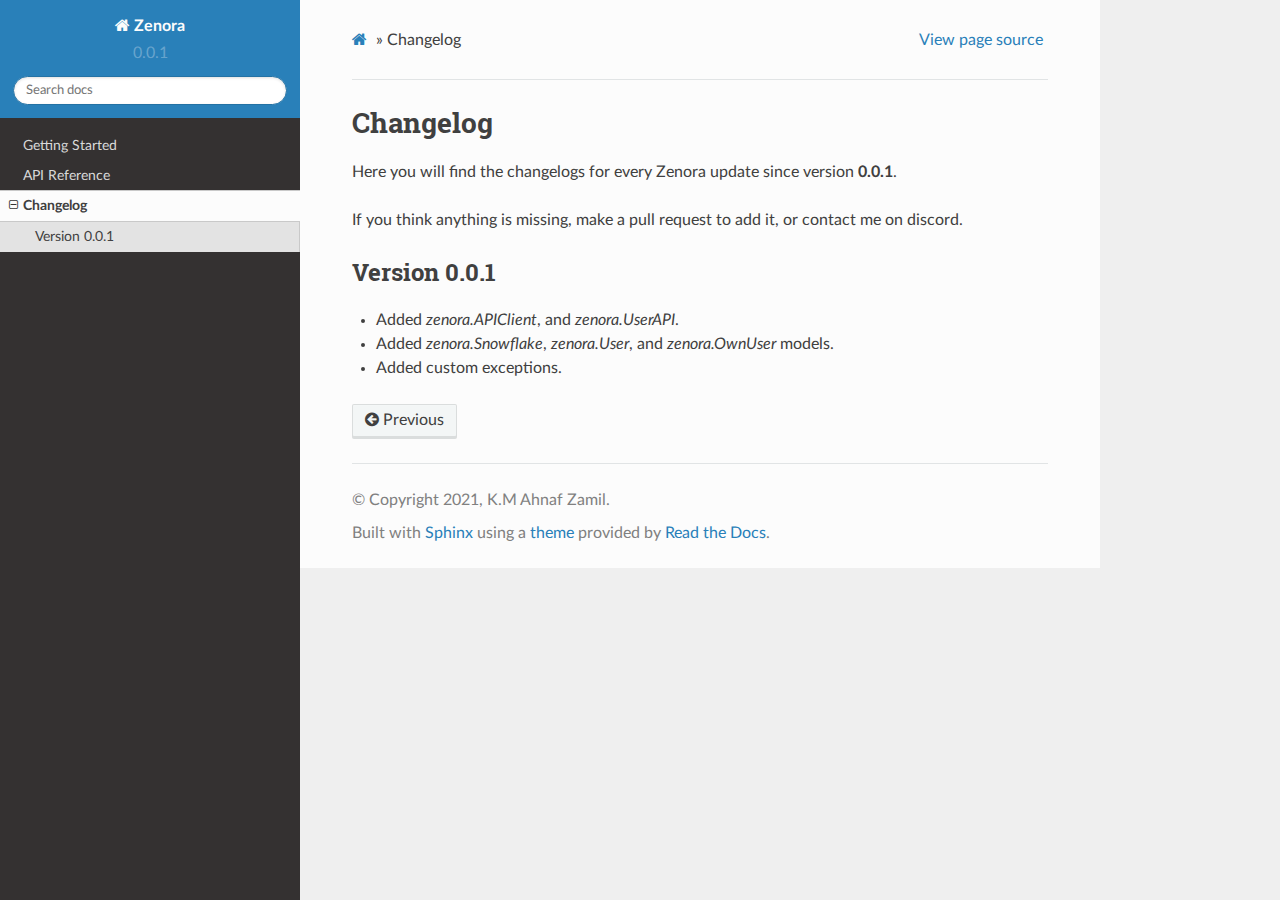
<file: zenora/docs/build/html/changelog.html>
<!DOCTYPE html>
<html class="writer-html5" lang="en" >
<head>
  <meta charset="utf-8" />
  
  <meta name="viewport" content="width=device-width, initial-scale=1.0" />
  
  <title>Changelog &mdash; Zenora 0.0.1 documentation</title>
  

  
  <link rel="stylesheet" href="_static/css/theme.css" type="text/css" />
  <link rel="stylesheet" href="_static/pygments.css" type="text/css" />
  <link rel="stylesheet" href="_static/pygments.css" type="text/css" />
  <link rel="stylesheet" href="_static/css/theme.css" type="text/css" />

  
  

  
  

  

  
  <!--[if lt IE 9]>
    <script src="_static/js/html5shiv.min.js"></script>
  <![endif]-->
  
    
      <script type="text/javascript" id="documentation_options" data-url_root="./" src="_static/documentation_options.js"></script>
        <script data-url_root="./" id="documentation_options" src="_static/documentation_options.js"></script>
        <script src="_static/jquery.js"></script>
        <script src="_static/underscore.js"></script>
        <script src="_static/doctools.js"></script>
    
    <script type="text/javascript" src="_static/js/theme.js"></script>

    
    <link rel="index" title="Index" href="genindex.html" />
    <link rel="search" title="Search" href="search.html" />
    <link rel="prev" title="API Reference" href="api-reference.html" /> 
</head>

<body class="wy-body-for-nav">

   
  <div class="wy-grid-for-nav">
    
    <nav data-toggle="wy-nav-shift" class="wy-nav-side">
      <div class="wy-side-scroll">
        <div class="wy-side-nav-search" >
          

          
            <a href="index.html" class="icon icon-home"> Zenora
          

          
          </a>

          
            
            
              <div class="version">
                0.0.1
              </div>
            
          

          
<div role="search">
  <form id="rtd-search-form" class="wy-form" action="search.html" method="get">
    <input type="text" name="q" placeholder="Search docs" />
    <input type="hidden" name="check_keywords" value="yes" />
    <input type="hidden" name="area" value="default" />
  </form>
</div>

          
        </div>

        
        <div class="wy-menu wy-menu-vertical" data-spy="affix" role="navigation" aria-label="main navigation">
          
            
            
              
            
            
              <ul class="current">
<li class="toctree-l1"><a class="reference internal" href="getting-started.html">Getting Started</a></li>
<li class="toctree-l1"><a class="reference internal" href="api-reference.html">API Reference</a></li>
<li class="toctree-l1 current"><a class="current reference internal" href="#">Changelog</a><ul>
<li class="toctree-l2"><a class="reference internal" href="#version-0-0-1">Version 0.0.1</a></li>
</ul>
</li>
</ul>

            
          
        </div>
        
      </div>
    </nav>

    <section data-toggle="wy-nav-shift" class="wy-nav-content-wrap">

      
      <nav class="wy-nav-top" aria-label="top navigation">
        
          <i data-toggle="wy-nav-top" class="fa fa-bars"></i>
          <a href="index.html">Zenora</a>
        
      </nav>


      <div class="wy-nav-content">
        
        <div class="rst-content">
        
          

















<div role="navigation" aria-label="breadcrumbs navigation">

  <ul class="wy-breadcrumbs">
    
      <li><a href="index.html" class="icon icon-home"></a> &raquo;</li>
        
      <li>Changelog</li>
    
    
      <li class="wy-breadcrumbs-aside">
        
          
            <a href="_sources/changelog.rst.txt" rel="nofollow"> View page source</a>
          
        
      </li>
    
  </ul>

  
  <hr/>
</div>
          <div role="main" class="document" itemscope="itemscope" itemtype="http://schema.org/Article">
           <div itemprop="articleBody">
            
  <div class="section" id="changelog">
<h1>Changelog<a class="headerlink" href="#changelog" title="Permalink to this headline">¶</a></h1>
<p>Here you will find the changelogs for every Zenora update since version <strong>0.0.1</strong>.</p>
<p>If you think anything is missing, make a pull request to add it, or contact me on discord.</p>
<div class="section" id="version-0-0-1">
<h2>Version 0.0.1<a class="headerlink" href="#version-0-0-1" title="Permalink to this headline">¶</a></h2>
<ul class="simple">
<li><p>Added <cite>zenora.APIClient</cite>, and <cite>zenora.UserAPI</cite>.</p></li>
<li><p>Added <cite>zenora.Snowflake</cite>, <cite>zenora.User</cite>, and <cite>zenora.OwnUser</cite> models.</p></li>
<li><p>Added custom exceptions.</p></li>
</ul>
</div>
</div>


           </div>
           
          </div>
          <footer>
    <div class="rst-footer-buttons" role="navigation" aria-label="footer navigation">
        <a href="api-reference.html" class="btn btn-neutral float-left" title="API Reference" accesskey="p" rel="prev"><span class="fa fa-arrow-circle-left" aria-hidden="true"></span> Previous</a>
    </div>

  <hr/>

  <div role="contentinfo">
    <p>
        &#169; Copyright 2021, K.M Ahnaf Zamil.

    </p>
  </div>
    
    
    
    Built with <a href="https://www.sphinx-doc.org/">Sphinx</a> using a
    
    <a href="https://github.com/readthedocs/sphinx_rtd_theme">theme</a>
    
    provided by <a href="https://readthedocs.org">Read the Docs</a>. 

</footer>
        </div>
      </div>

    </section>

  </div>
  

  <script type="text/javascript">
      jQuery(function () {
          SphinxRtdTheme.Navigation.enable(true);
      });
  </script>

  
  
    
   

</body>
</html>
</file>
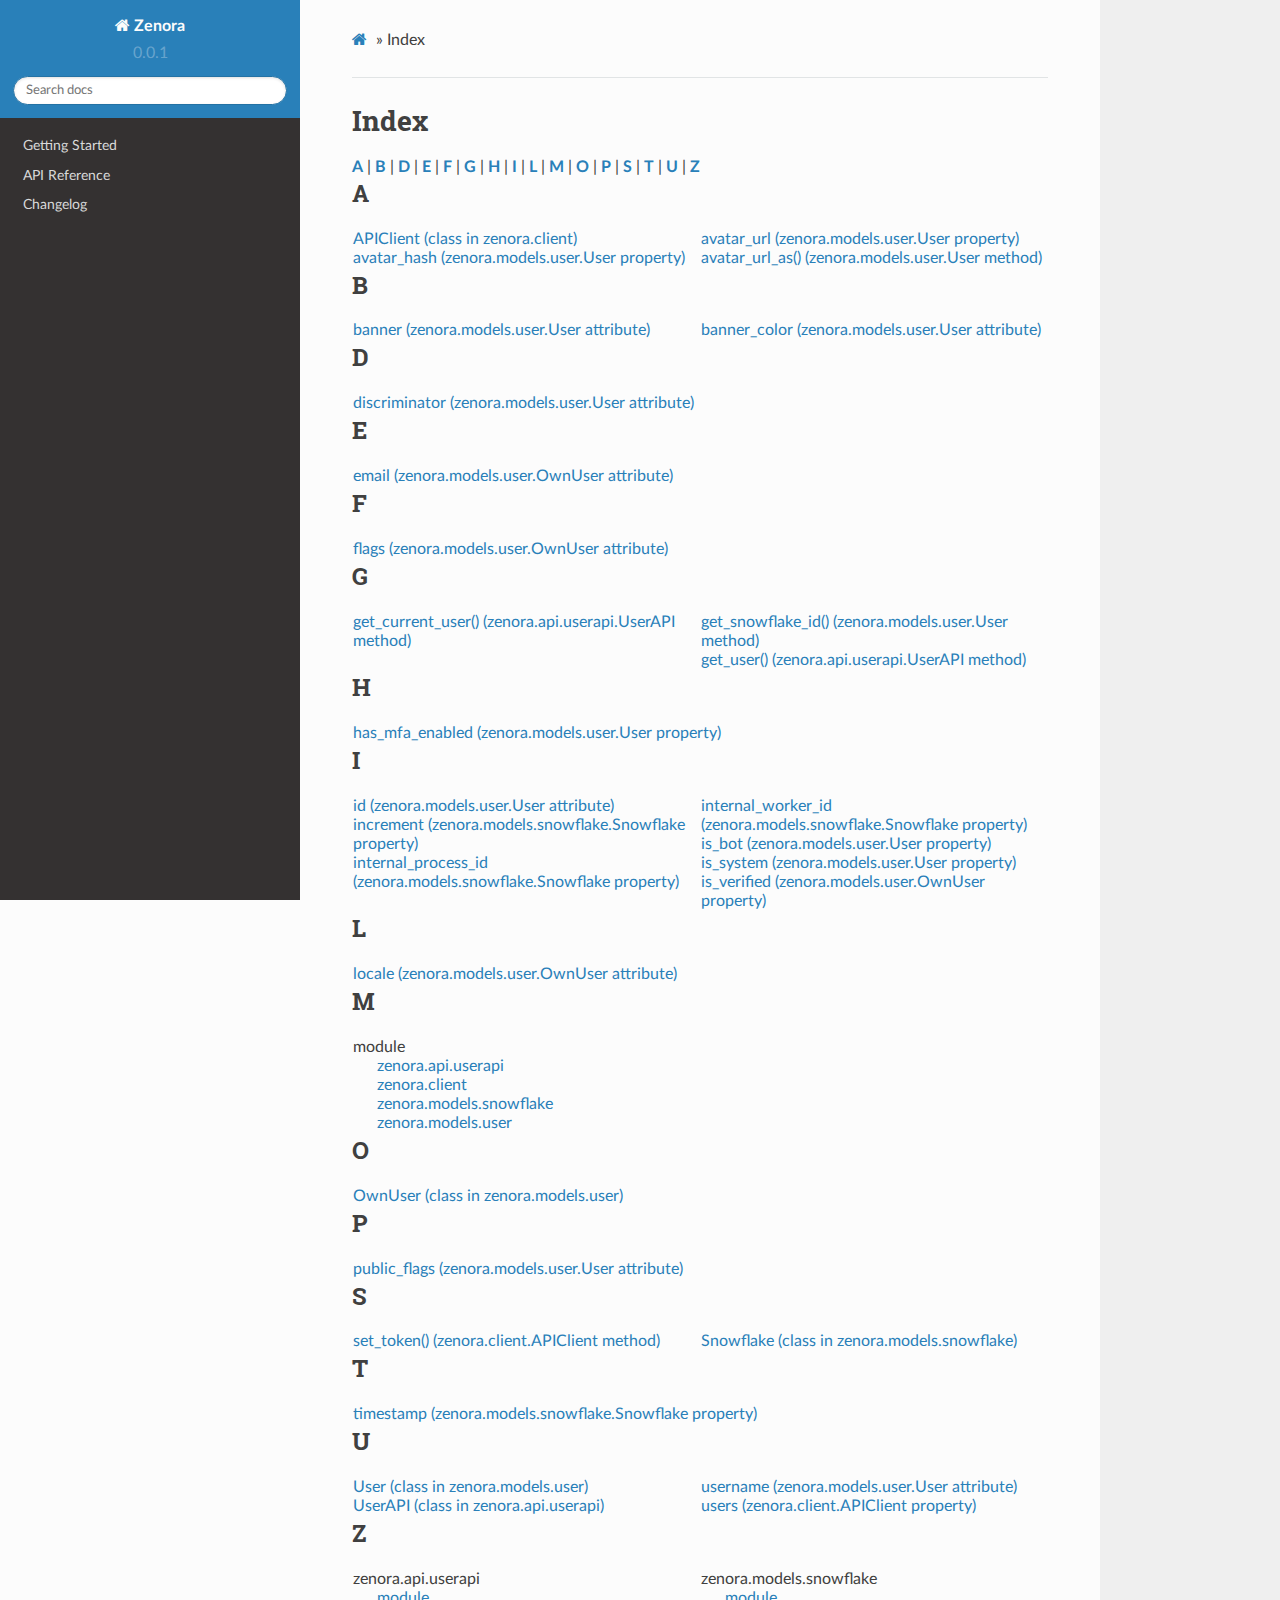
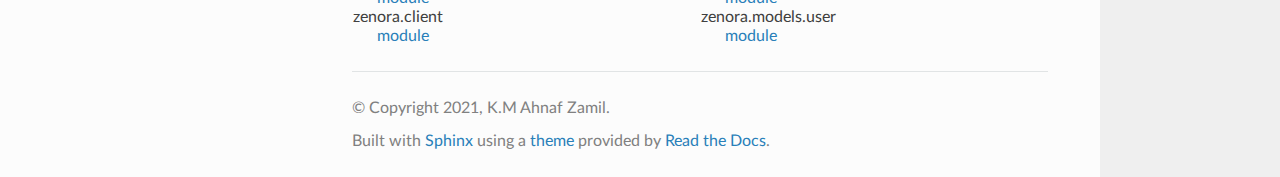
<file: zenora/docs/build/html/genindex.html>
<!DOCTYPE html>
<html class="writer-html5" lang="en" >
<head>
  <meta charset="utf-8" />
  
  <meta name="viewport" content="width=device-width, initial-scale=1.0" />
  
  <title>Index &mdash; Zenora 0.0.1 documentation</title>
  

  
  <link rel="stylesheet" href="_static/css/theme.css" type="text/css" />
  <link rel="stylesheet" href="_static/pygments.css" type="text/css" />
  <link rel="stylesheet" href="_static/pygments.css" type="text/css" />
  <link rel="stylesheet" href="_static/css/theme.css" type="text/css" />

  
  

  
  

  

  
  <!--[if lt IE 9]>
    <script src="_static/js/html5shiv.min.js"></script>
  <![endif]-->
  
    
      <script type="text/javascript" id="documentation_options" data-url_root="./" src="_static/documentation_options.js"></script>
        <script data-url_root="./" id="documentation_options" src="_static/documentation_options.js"></script>
        <script src="_static/jquery.js"></script>
        <script src="_static/underscore.js"></script>
        <script src="_static/doctools.js"></script>
    
    <script type="text/javascript" src="_static/js/theme.js"></script>

    
    <link rel="index" title="Index" href="#" />
    <link rel="search" title="Search" href="search.html" /> 
</head>

<body class="wy-body-for-nav">

   
  <div class="wy-grid-for-nav">
    
    <nav data-toggle="wy-nav-shift" class="wy-nav-side">
      <div class="wy-side-scroll">
        <div class="wy-side-nav-search" >
          

          
            <a href="index.html" class="icon icon-home"> Zenora
          

          
          </a>

          
            
            
              <div class="version">
                0.0.1
              </div>
            
          

          
<div role="search">
  <form id="rtd-search-form" class="wy-form" action="search.html" method="get">
    <input type="text" name="q" placeholder="Search docs" />
    <input type="hidden" name="check_keywords" value="yes" />
    <input type="hidden" name="area" value="default" />
  </form>
</div>

          
        </div>

        
        <div class="wy-menu wy-menu-vertical" data-spy="affix" role="navigation" aria-label="main navigation">
          
            
            
              
            
            
              <ul>
<li class="toctree-l1"><a class="reference internal" href="getting-started.html">Getting Started</a></li>
<li class="toctree-l1"><a class="reference internal" href="api-reference.html">API Reference</a></li>
<li class="toctree-l1"><a class="reference internal" href="changelog.html">Changelog</a></li>
</ul>

            
          
        </div>
        
      </div>
    </nav>

    <section data-toggle="wy-nav-shift" class="wy-nav-content-wrap">

      
      <nav class="wy-nav-top" aria-label="top navigation">
        
          <i data-toggle="wy-nav-top" class="fa fa-bars"></i>
          <a href="index.html">Zenora</a>
        
      </nav>


      <div class="wy-nav-content">
        
        <div class="rst-content">
        
          

















<div role="navigation" aria-label="breadcrumbs navigation">

  <ul class="wy-breadcrumbs">
    
      <li><a href="index.html" class="icon icon-home"></a> &raquo;</li>
        
      <li>Index</li>
    
    
      <li class="wy-breadcrumbs-aside">
        
          
        
      </li>
    
  </ul>

  
  <hr/>
</div>
          <div role="main" class="document" itemscope="itemscope" itemtype="http://schema.org/Article">
           <div itemprop="articleBody">
            

<h1 id="index">Index</h1>

<div class="genindex-jumpbox">
 <a href="#A"><strong>A</strong></a>
 | <a href="#B"><strong>B</strong></a>
 | <a href="#D"><strong>D</strong></a>
 | <a href="#E"><strong>E</strong></a>
 | <a href="#F"><strong>F</strong></a>
 | <a href="#G"><strong>G</strong></a>
 | <a href="#H"><strong>H</strong></a>
 | <a href="#I"><strong>I</strong></a>
 | <a href="#L"><strong>L</strong></a>
 | <a href="#M"><strong>M</strong></a>
 | <a href="#O"><strong>O</strong></a>
 | <a href="#P"><strong>P</strong></a>
 | <a href="#S"><strong>S</strong></a>
 | <a href="#T"><strong>T</strong></a>
 | <a href="#U"><strong>U</strong></a>
 | <a href="#Z"><strong>Z</strong></a>
 
</div>
<h2 id="A">A</h2>
<table style="width: 100%" class="indextable genindextable"><tr>
  <td style="width: 33%; vertical-align: top;"><ul>
      <li><a href="api-reference.html#zenora.client.APIClient">APIClient (class in zenora.client)</a>
</li>
      <li><a href="api-reference.html#zenora.models.user.User.avatar_hash">avatar_hash (zenora.models.user.User property)</a>
</li>
  </ul></td>
  <td style="width: 33%; vertical-align: top;"><ul>
      <li><a href="api-reference.html#zenora.models.user.User.avatar_url">avatar_url (zenora.models.user.User property)</a>
</li>
      <li><a href="api-reference.html#zenora.models.user.User.avatar_url_as">avatar_url_as() (zenora.models.user.User method)</a>
</li>
  </ul></td>
</tr></table>

<h2 id="B">B</h2>
<table style="width: 100%" class="indextable genindextable"><tr>
  <td style="width: 33%; vertical-align: top;"><ul>
      <li><a href="api-reference.html#zenora.models.user.User.banner">banner (zenora.models.user.User attribute)</a>
</li>
  </ul></td>
  <td style="width: 33%; vertical-align: top;"><ul>
      <li><a href="api-reference.html#zenora.models.user.User.banner_color">banner_color (zenora.models.user.User attribute)</a>
</li>
  </ul></td>
</tr></table>

<h2 id="D">D</h2>
<table style="width: 100%" class="indextable genindextable"><tr>
  <td style="width: 33%; vertical-align: top;"><ul>
      <li><a href="api-reference.html#zenora.models.user.User.discriminator">discriminator (zenora.models.user.User attribute)</a>
</li>
  </ul></td>
</tr></table>

<h2 id="E">E</h2>
<table style="width: 100%" class="indextable genindextable"><tr>
  <td style="width: 33%; vertical-align: top;"><ul>
      <li><a href="api-reference.html#zenora.models.user.OwnUser.email">email (zenora.models.user.OwnUser attribute)</a>
</li>
  </ul></td>
</tr></table>

<h2 id="F">F</h2>
<table style="width: 100%" class="indextable genindextable"><tr>
  <td style="width: 33%; vertical-align: top;"><ul>
      <li><a href="api-reference.html#zenora.models.user.OwnUser.flags">flags (zenora.models.user.OwnUser attribute)</a>
</li>
  </ul></td>
</tr></table>

<h2 id="G">G</h2>
<table style="width: 100%" class="indextable genindextable"><tr>
  <td style="width: 33%; vertical-align: top;"><ul>
      <li><a href="api-reference.html#zenora.api.userapi.UserAPI.get_current_user">get_current_user() (zenora.api.userapi.UserAPI method)</a>
</li>
  </ul></td>
  <td style="width: 33%; vertical-align: top;"><ul>
      <li><a href="api-reference.html#zenora.models.user.User.get_snowflake_id">get_snowflake_id() (zenora.models.user.User method)</a>
</li>
      <li><a href="api-reference.html#zenora.api.userapi.UserAPI.get_user">get_user() (zenora.api.userapi.UserAPI method)</a>
</li>
  </ul></td>
</tr></table>

<h2 id="H">H</h2>
<table style="width: 100%" class="indextable genindextable"><tr>
  <td style="width: 33%; vertical-align: top;"><ul>
      <li><a href="api-reference.html#zenora.models.user.User.has_mfa_enabled">has_mfa_enabled (zenora.models.user.User property)</a>
</li>
  </ul></td>
</tr></table>

<h2 id="I">I</h2>
<table style="width: 100%" class="indextable genindextable"><tr>
  <td style="width: 33%; vertical-align: top;"><ul>
      <li><a href="api-reference.html#zenora.models.user.User.id">id (zenora.models.user.User attribute)</a>
</li>
      <li><a href="api-reference.html#zenora.models.snowflake.Snowflake.increment">increment (zenora.models.snowflake.Snowflake property)</a>
</li>
      <li><a href="api-reference.html#zenora.models.snowflake.Snowflake.internal_process_id">internal_process_id (zenora.models.snowflake.Snowflake property)</a>
</li>
  </ul></td>
  <td style="width: 33%; vertical-align: top;"><ul>
      <li><a href="api-reference.html#zenora.models.snowflake.Snowflake.internal_worker_id">internal_worker_id (zenora.models.snowflake.Snowflake property)</a>
</li>
      <li><a href="api-reference.html#zenora.models.user.User.is_bot">is_bot (zenora.models.user.User property)</a>
</li>
      <li><a href="api-reference.html#zenora.models.user.User.is_system">is_system (zenora.models.user.User property)</a>
</li>
      <li><a href="api-reference.html#zenora.models.user.OwnUser.is_verified">is_verified (zenora.models.user.OwnUser property)</a>
</li>
  </ul></td>
</tr></table>

<h2 id="L">L</h2>
<table style="width: 100%" class="indextable genindextable"><tr>
  <td style="width: 33%; vertical-align: top;"><ul>
      <li><a href="api-reference.html#zenora.models.user.OwnUser.locale">locale (zenora.models.user.OwnUser attribute)</a>
</li>
  </ul></td>
</tr></table>

<h2 id="M">M</h2>
<table style="width: 100%" class="indextable genindextable"><tr>
  <td style="width: 33%; vertical-align: top;"><ul>
      <li>
    module

      <ul>
        <li><a href="api-reference.html#module-zenora.api.userapi">zenora.api.userapi</a>
</li>
        <li><a href="api-reference.html#module-zenora.client">zenora.client</a>
</li>
        <li><a href="api-reference.html#module-zenora.models.snowflake">zenora.models.snowflake</a>
</li>
        <li><a href="api-reference.html#module-zenora.models.user">zenora.models.user</a>
</li>
      </ul></li>
  </ul></td>
</tr></table>

<h2 id="O">O</h2>
<table style="width: 100%" class="indextable genindextable"><tr>
  <td style="width: 33%; vertical-align: top;"><ul>
      <li><a href="api-reference.html#zenora.models.user.OwnUser">OwnUser (class in zenora.models.user)</a>
</li>
  </ul></td>
</tr></table>

<h2 id="P">P</h2>
<table style="width: 100%" class="indextable genindextable"><tr>
  <td style="width: 33%; vertical-align: top;"><ul>
      <li><a href="api-reference.html#zenora.models.user.User.public_flags">public_flags (zenora.models.user.User attribute)</a>
</li>
  </ul></td>
</tr></table>

<h2 id="S">S</h2>
<table style="width: 100%" class="indextable genindextable"><tr>
  <td style="width: 33%; vertical-align: top;"><ul>
      <li><a href="api-reference.html#zenora.client.APIClient.set_token">set_token() (zenora.client.APIClient method)</a>
</li>
  </ul></td>
  <td style="width: 33%; vertical-align: top;"><ul>
      <li><a href="api-reference.html#zenora.models.snowflake.Snowflake">Snowflake (class in zenora.models.snowflake)</a>
</li>
  </ul></td>
</tr></table>

<h2 id="T">T</h2>
<table style="width: 100%" class="indextable genindextable"><tr>
  <td style="width: 33%; vertical-align: top;"><ul>
      <li><a href="api-reference.html#zenora.models.snowflake.Snowflake.timestamp">timestamp (zenora.models.snowflake.Snowflake property)</a>
</li>
  </ul></td>
</tr></table>

<h2 id="U">U</h2>
<table style="width: 100%" class="indextable genindextable"><tr>
  <td style="width: 33%; vertical-align: top;"><ul>
      <li><a href="api-reference.html#zenora.models.user.User">User (class in zenora.models.user)</a>
</li>
      <li><a href="api-reference.html#zenora.api.userapi.UserAPI">UserAPI (class in zenora.api.userapi)</a>
</li>
  </ul></td>
  <td style="width: 33%; vertical-align: top;"><ul>
      <li><a href="api-reference.html#zenora.models.user.User.username">username (zenora.models.user.User attribute)</a>
</li>
      <li><a href="api-reference.html#zenora.client.APIClient.users">users (zenora.client.APIClient property)</a>
</li>
  </ul></td>
</tr></table>

<h2 id="Z">Z</h2>
<table style="width: 100%" class="indextable genindextable"><tr>
  <td style="width: 33%; vertical-align: top;"><ul>
      <li>
    zenora.api.userapi

      <ul>
        <li><a href="api-reference.html#module-zenora.api.userapi">module</a>
</li>
      </ul></li>
      <li>
    zenora.client

      <ul>
        <li><a href="api-reference.html#module-zenora.client">module</a>
</li>
      </ul></li>
  </ul></td>
  <td style="width: 33%; vertical-align: top;"><ul>
      <li>
    zenora.models.snowflake

      <ul>
        <li><a href="api-reference.html#module-zenora.models.snowflake">module</a>
</li>
      </ul></li>
      <li>
    zenora.models.user

      <ul>
        <li><a href="api-reference.html#module-zenora.models.user">module</a>
</li>
      </ul></li>
  </ul></td>
</tr></table>



           </div>
           
          </div>
          <footer>

  <hr/>

  <div role="contentinfo">
    <p>
        &#169; Copyright 2021, K.M Ahnaf Zamil.

    </p>
  </div>
    
    
    
    Built with <a href="https://www.sphinx-doc.org/">Sphinx</a> using a
    
    <a href="https://github.com/readthedocs/sphinx_rtd_theme">theme</a>
    
    provided by <a href="https://readthedocs.org">Read the Docs</a>. 

</footer>
        </div>
      </div>

    </section>

  </div>
  

  <script type="text/javascript">
      jQuery(function () {
          SphinxRtdTheme.Navigation.enable(true);
      });
  </script>

  
  
    
   

</body>
</html>
</file>
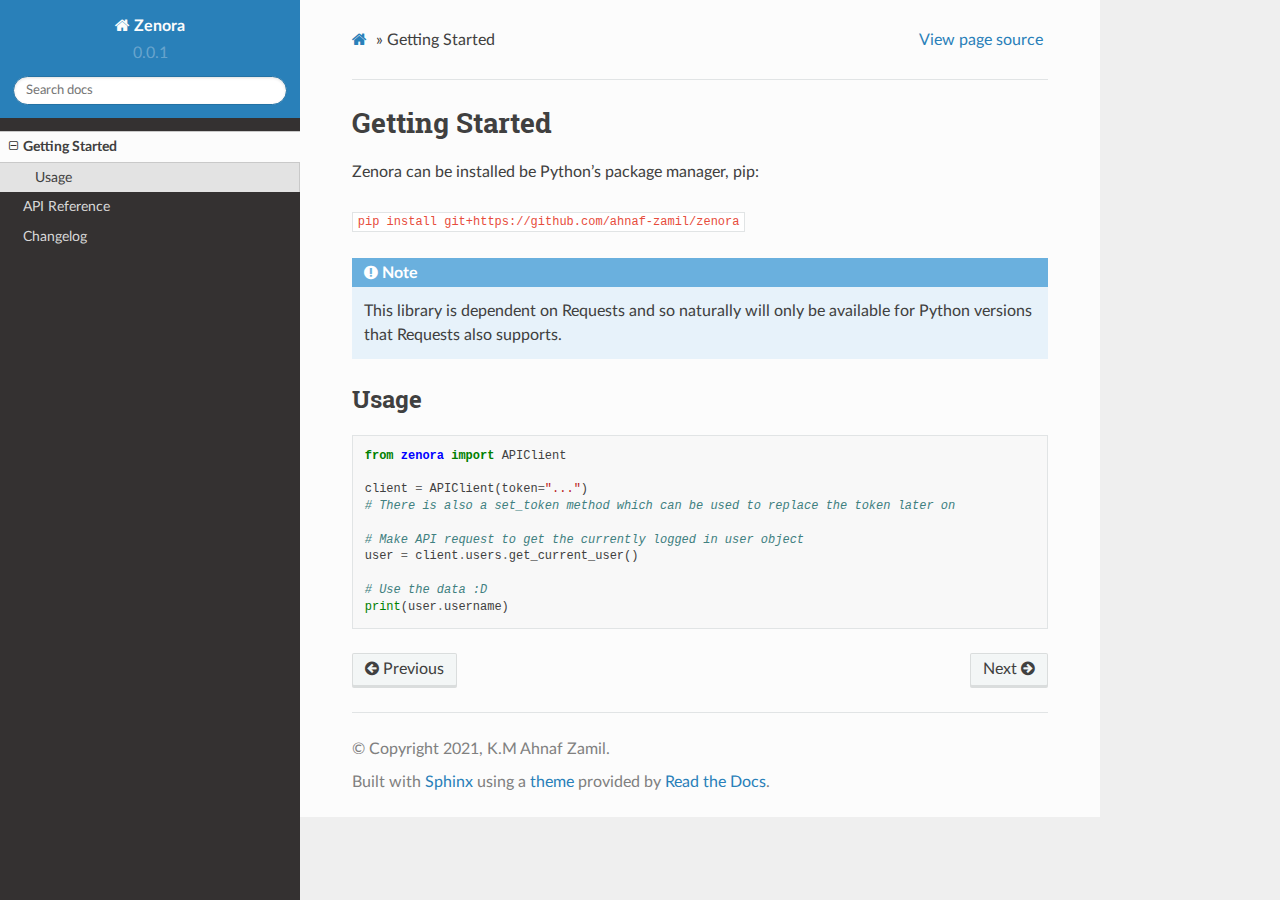
<file: zenora/docs/build/html/getting-started.html>
<!DOCTYPE html>
<html class="writer-html5" lang="en" >
<head>
  <meta charset="utf-8" />
  
  <meta name="viewport" content="width=device-width, initial-scale=1.0" />
  
  <title>Getting Started &mdash; Zenora 0.0.1 documentation</title>
  

  
  <link rel="stylesheet" href="_static/css/theme.css" type="text/css" />
  <link rel="stylesheet" href="_static/pygments.css" type="text/css" />
  <link rel="stylesheet" href="_static/pygments.css" type="text/css" />
  <link rel="stylesheet" href="_static/css/theme.css" type="text/css" />

  
  

  
  

  

  
  <!--[if lt IE 9]>
    <script src="_static/js/html5shiv.min.js"></script>
  <![endif]-->
  
    
      <script type="text/javascript" id="documentation_options" data-url_root="./" src="_static/documentation_options.js"></script>
        <script data-url_root="./" id="documentation_options" src="_static/documentation_options.js"></script>
        <script src="_static/jquery.js"></script>
        <script src="_static/underscore.js"></script>
        <script src="_static/doctools.js"></script>
    
    <script type="text/javascript" src="_static/js/theme.js"></script>

    
    <link rel="index" title="Index" href="genindex.html" />
    <link rel="search" title="Search" href="search.html" />
    <link rel="next" title="API Reference" href="api-reference.html" />
    <link rel="prev" title="Zenora" href="index.html" /> 
</head>

<body class="wy-body-for-nav">

   
  <div class="wy-grid-for-nav">
    
    <nav data-toggle="wy-nav-shift" class="wy-nav-side">
      <div class="wy-side-scroll">
        <div class="wy-side-nav-search" >
          

          
            <a href="index.html" class="icon icon-home"> Zenora
          

          
          </a>

          
            
            
              <div class="version">
                0.0.1
              </div>
            
          

          
<div role="search">
  <form id="rtd-search-form" class="wy-form" action="search.html" method="get">
    <input type="text" name="q" placeholder="Search docs" />
    <input type="hidden" name="check_keywords" value="yes" />
    <input type="hidden" name="area" value="default" />
  </form>
</div>

          
        </div>

        
        <div class="wy-menu wy-menu-vertical" data-spy="affix" role="navigation" aria-label="main navigation">
          
            
            
              
            
            
              <ul class="current">
<li class="toctree-l1 current"><a class="current reference internal" href="#">Getting Started</a><ul>
<li class="toctree-l2"><a class="reference internal" href="#usage">Usage</a></li>
</ul>
</li>
<li class="toctree-l1"><a class="reference internal" href="api-reference.html">API Reference</a></li>
<li class="toctree-l1"><a class="reference internal" href="changelog.html">Changelog</a></li>
</ul>

            
          
        </div>
        
      </div>
    </nav>

    <section data-toggle="wy-nav-shift" class="wy-nav-content-wrap">

      
      <nav class="wy-nav-top" aria-label="top navigation">
        
          <i data-toggle="wy-nav-top" class="fa fa-bars"></i>
          <a href="index.html">Zenora</a>
        
      </nav>


      <div class="wy-nav-content">
        
        <div class="rst-content">
        
          

















<div role="navigation" aria-label="breadcrumbs navigation">

  <ul class="wy-breadcrumbs">
    
      <li><a href="index.html" class="icon icon-home"></a> &raquo;</li>
        
      <li>Getting Started</li>
    
    
      <li class="wy-breadcrumbs-aside">
        
          
            <a href="_sources/getting-started.rst.txt" rel="nofollow"> View page source</a>
          
        
      </li>
    
  </ul>

  
  <hr/>
</div>
          <div role="main" class="document" itemscope="itemscope" itemtype="http://schema.org/Article">
           <div itemprop="articleBody">
            
  <div class="section" id="getting-started">
<h1>Getting Started<a class="headerlink" href="#getting-started" title="Permalink to this headline">¶</a></h1>
<p>Zenora can be installed be Python’s package manager, pip:</p>
<p><code class="docutils literal notranslate"><span class="pre">pip</span> <span class="pre">install</span> <span class="pre">git+https://github.com/ahnaf-zamil/zenora</span></code></p>
<div class="admonition note">
<p class="admonition-title">Note</p>
<p>This library is dependent on Requests and so naturally will only be available for Python
versions that Requests also supports.</p>
</div>
<div class="section" id="usage">
<h2>Usage<a class="headerlink" href="#usage" title="Permalink to this headline">¶</a></h2>
<div class="highlight-default notranslate"><div class="highlight"><pre><span></span><span class="kn">from</span> <span class="nn">zenora</span> <span class="kn">import</span> <span class="n">APIClient</span>

<span class="n">client</span> <span class="o">=</span> <span class="n">APIClient</span><span class="p">(</span><span class="n">token</span><span class="o">=</span><span class="s2">&quot;...&quot;</span><span class="p">)</span>
<span class="c1"># There is also a set_token method which can be used to replace the token later on</span>

<span class="c1"># Make API request to get the currently logged in user object</span>
<span class="n">user</span> <span class="o">=</span> <span class="n">client</span><span class="o">.</span><span class="n">users</span><span class="o">.</span><span class="n">get_current_user</span><span class="p">()</span>

<span class="c1"># Use the data :D</span>
<span class="nb">print</span><span class="p">(</span><span class="n">user</span><span class="o">.</span><span class="n">username</span><span class="p">)</span>
</pre></div>
</div>
</div>
</div>


           </div>
           
          </div>
          <footer>
    <div class="rst-footer-buttons" role="navigation" aria-label="footer navigation">
        <a href="api-reference.html" class="btn btn-neutral float-right" title="API Reference" accesskey="n" rel="next">Next <span class="fa fa-arrow-circle-right" aria-hidden="true"></span></a>
        <a href="index.html" class="btn btn-neutral float-left" title="Zenora" accesskey="p" rel="prev"><span class="fa fa-arrow-circle-left" aria-hidden="true"></span> Previous</a>
    </div>

  <hr/>

  <div role="contentinfo">
    <p>
        &#169; Copyright 2021, K.M Ahnaf Zamil.

    </p>
  </div>
    
    
    
    Built with <a href="https://www.sphinx-doc.org/">Sphinx</a> using a
    
    <a href="https://github.com/readthedocs/sphinx_rtd_theme">theme</a>
    
    provided by <a href="https://readthedocs.org">Read the Docs</a>. 

</footer>
        </div>
      </div>

    </section>

  </div>
  

  <script type="text/javascript">
      jQuery(function () {
          SphinxRtdTheme.Navigation.enable(true);
      });
  </script>

  
  
    
   

</body>
</html>
</file>
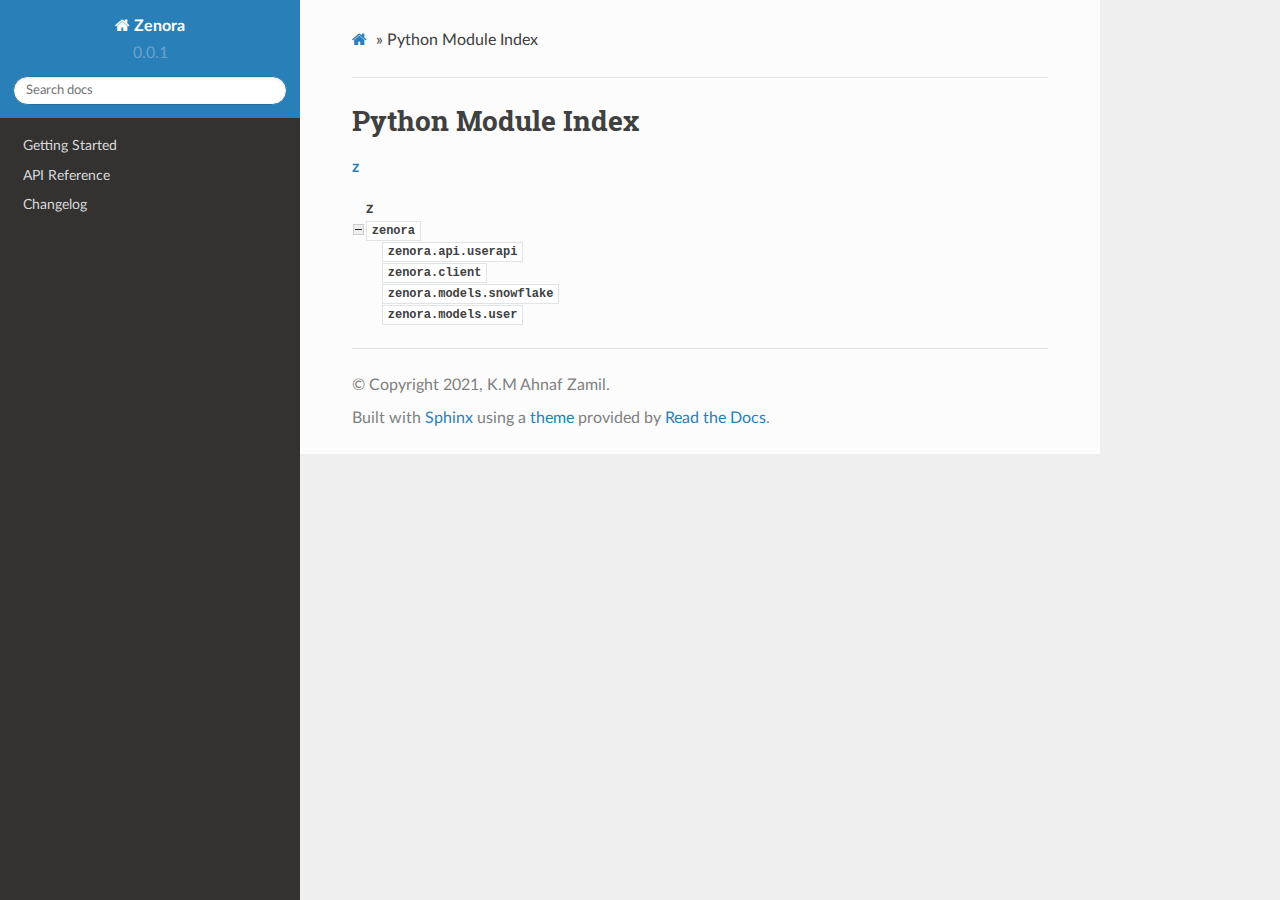
<file: zenora/docs/build/html/py-modindex.html>
<!DOCTYPE html>
<html class="writer-html5" lang="en" >
<head>
  <meta charset="utf-8" />
  
  <meta name="viewport" content="width=device-width, initial-scale=1.0" />
  
  <title>Python Module Index &mdash; Zenora 0.0.1 documentation</title>
  

  
  <link rel="stylesheet" href="_static/css/theme.css" type="text/css" />
  <link rel="stylesheet" href="_static/pygments.css" type="text/css" />
  <link rel="stylesheet" href="_static/pygments.css" type="text/css" />
  <link rel="stylesheet" href="_static/css/theme.css" type="text/css" />

  
  

  
  

  

  
  <!--[if lt IE 9]>
    <script src="_static/js/html5shiv.min.js"></script>
  <![endif]-->
  
    
      <script type="text/javascript" id="documentation_options" data-url_root="./" src="_static/documentation_options.js"></script>
        <script data-url_root="./" id="documentation_options" src="_static/documentation_options.js"></script>
        <script src="_static/jquery.js"></script>
        <script src="_static/underscore.js"></script>
        <script src="_static/doctools.js"></script>
    
    <script type="text/javascript" src="_static/js/theme.js"></script>

    
    <link rel="index" title="Index" href="genindex.html" />
    <link rel="search" title="Search" href="search.html" />
 


</head>

<body class="wy-body-for-nav">

   
  <div class="wy-grid-for-nav">
    
    <nav data-toggle="wy-nav-shift" class="wy-nav-side">
      <div class="wy-side-scroll">
        <div class="wy-side-nav-search" >
          

          
            <a href="index.html" class="icon icon-home"> Zenora
          

          
          </a>

          
            
            
              <div class="version">
                0.0.1
              </div>
            
          

          
<div role="search">
  <form id="rtd-search-form" class="wy-form" action="search.html" method="get">
    <input type="text" name="q" placeholder="Search docs" />
    <input type="hidden" name="check_keywords" value="yes" />
    <input type="hidden" name="area" value="default" />
  </form>
</div>

          
        </div>

        
        <div class="wy-menu wy-menu-vertical" data-spy="affix" role="navigation" aria-label="main navigation">
          
            
            
              
            
            
              <ul>
<li class="toctree-l1"><a class="reference internal" href="getting-started.html">Getting Started</a></li>
<li class="toctree-l1"><a class="reference internal" href="api-reference.html">API Reference</a></li>
<li class="toctree-l1"><a class="reference internal" href="changelog.html">Changelog</a></li>
</ul>

            
          
        </div>
        
      </div>
    </nav>

    <section data-toggle="wy-nav-shift" class="wy-nav-content-wrap">

      
      <nav class="wy-nav-top" aria-label="top navigation">
        
          <i data-toggle="wy-nav-top" class="fa fa-bars"></i>
          <a href="index.html">Zenora</a>
        
      </nav>


      <div class="wy-nav-content">
        
        <div class="rst-content">
        
          

















<div role="navigation" aria-label="breadcrumbs navigation">

  <ul class="wy-breadcrumbs">
    
      <li><a href="index.html" class="icon icon-home"></a> &raquo;</li>
        
      <li>Python Module Index</li>
    
    
      <li class="wy-breadcrumbs-aside">
        
      </li>
    
  </ul>

  
  <hr/>
</div>
          <div role="main" class="document" itemscope="itemscope" itemtype="http://schema.org/Article">
           <div itemprop="articleBody">
            

   <h1>Python Module Index</h1>

   <div class="modindex-jumpbox">
   <a href="#cap-z"><strong>z</strong></a>
   </div>

   <table class="indextable modindextable">
     <tr class="pcap"><td></td><td>&#160;</td><td></td></tr>
     <tr class="cap" id="cap-z"><td></td><td>
       <strong>z</strong></td><td></td></tr>
     <tr>
       <td><img src="_static/minus.png" class="toggler"
              id="toggle-1" style="display: none" alt="-" /></td>
       <td>
       <code class="xref">zenora</code></td><td>
       <em></em></td></tr>
     <tr class="cg-1">
       <td></td>
       <td>&#160;&#160;&#160;
       <a href="api-reference.html#module-zenora.api.userapi"><code class="xref">zenora.api.userapi</code></a></td><td>
       <em></em></td></tr>
     <tr class="cg-1">
       <td></td>
       <td>&#160;&#160;&#160;
       <a href="api-reference.html#module-zenora.client"><code class="xref">zenora.client</code></a></td><td>
       <em></em></td></tr>
     <tr class="cg-1">
       <td></td>
       <td>&#160;&#160;&#160;
       <a href="api-reference.html#module-zenora.models.snowflake"><code class="xref">zenora.models.snowflake</code></a></td><td>
       <em></em></td></tr>
     <tr class="cg-1">
       <td></td>
       <td>&#160;&#160;&#160;
       <a href="api-reference.html#module-zenora.models.user"><code class="xref">zenora.models.user</code></a></td><td>
       <em></em></td></tr>
   </table>


           </div>
           
          </div>
          <footer>

  <hr/>

  <div role="contentinfo">
    <p>
        &#169; Copyright 2021, K.M Ahnaf Zamil.

    </p>
  </div>
    
    
    
    Built with <a href="https://www.sphinx-doc.org/">Sphinx</a> using a
    
    <a href="https://github.com/readthedocs/sphinx_rtd_theme">theme</a>
    
    provided by <a href="https://readthedocs.org">Read the Docs</a>. 

</footer>
        </div>
      </div>

    </section>

  </div>
  

  <script type="text/javascript">
      jQuery(function () {
          SphinxRtdTheme.Navigation.enable(true);
      });
  </script>

  
  
    
   

</body>
</html>
</file>
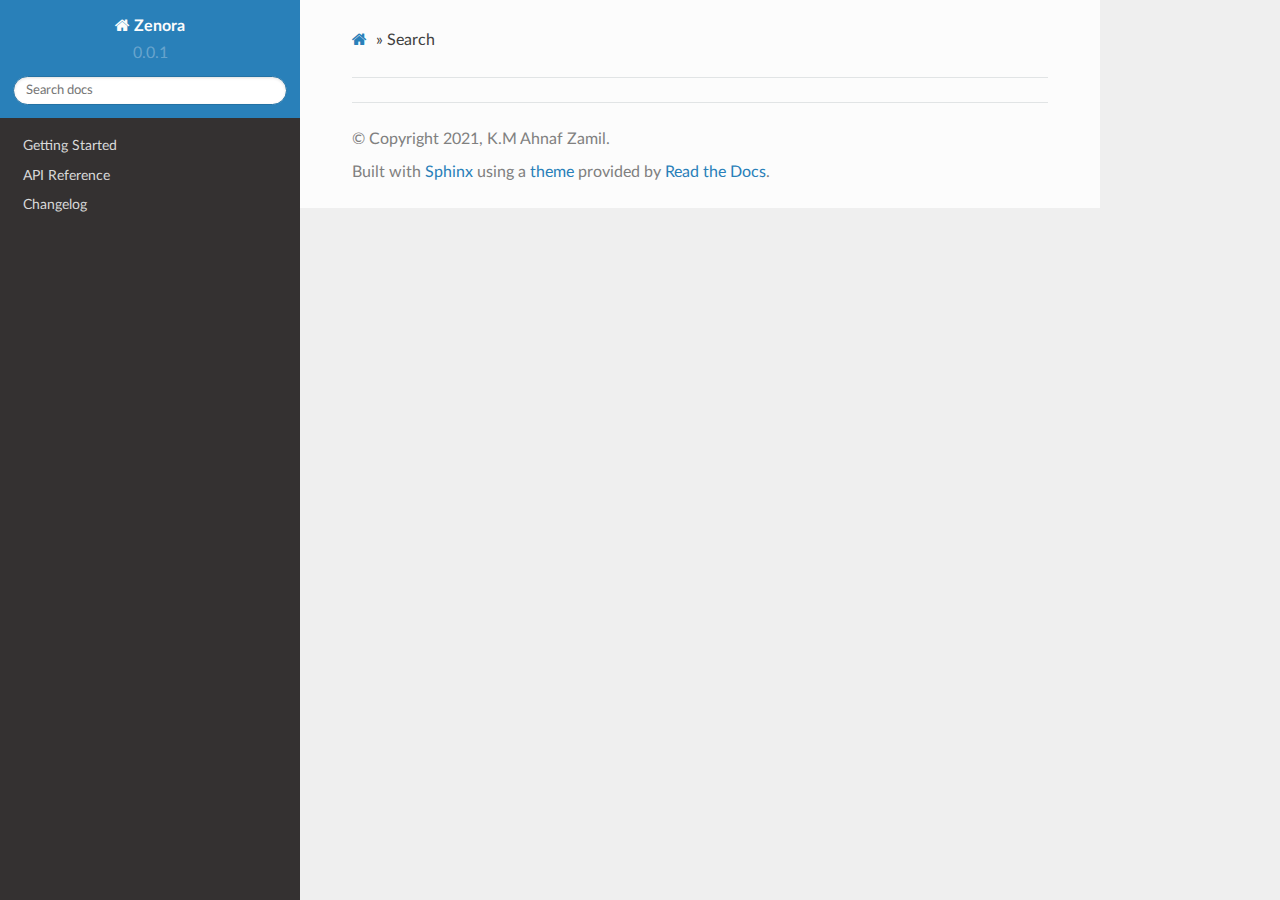
<file: zenora/docs/build/html/search.html>
<!DOCTYPE html>
<html class="writer-html5" lang="en" >
<head>
  <meta charset="utf-8" />
  
  <meta name="viewport" content="width=device-width, initial-scale=1.0" />
  
  <title>Search &mdash; Zenora 0.0.1 documentation</title>
  

  
  <link rel="stylesheet" href="_static/css/theme.css" type="text/css" />
  <link rel="stylesheet" href="_static/pygments.css" type="text/css" />
  <link rel="stylesheet" href="_static/pygments.css" type="text/css" />
  <link rel="stylesheet" href="_static/css/theme.css" type="text/css" />

  
  

  
  

  

  
    
  <!--[if lt IE 9]>
    <script src="_static/js/html5shiv.min.js"></script>
  <![endif]-->
  
    
      <script type="text/javascript" id="documentation_options" data-url_root="./" src="_static/documentation_options.js"></script>
        <script data-url_root="./" id="documentation_options" src="_static/documentation_options.js"></script>
        <script src="_static/jquery.js"></script>
        <script src="_static/underscore.js"></script>
        <script src="_static/doctools.js"></script>
    
    <script type="text/javascript" src="_static/js/theme.js"></script>

    
    <script type="text/javascript" src="_static/searchtools.js"></script>
    <script type="text/javascript" src="_static/language_data.js"></script>
    <link rel="index" title="Index" href="genindex.html" />
    <link rel="search" title="Search" href="#" /> 
</head>

<body class="wy-body-for-nav">

   
  <div class="wy-grid-for-nav">
    
    <nav data-toggle="wy-nav-shift" class="wy-nav-side">
      <div class="wy-side-scroll">
        <div class="wy-side-nav-search" >
          

          
            <a href="index.html" class="icon icon-home"> Zenora
          

          
          </a>

          
            
            
              <div class="version">
                0.0.1
              </div>
            
          

          
<div role="search">
  <form id="rtd-search-form" class="wy-form" action="#" method="get">
    <input type="text" name="q" placeholder="Search docs" />
    <input type="hidden" name="check_keywords" value="yes" />
    <input type="hidden" name="area" value="default" />
  </form>
</div>

          
        </div>

        
        <div class="wy-menu wy-menu-vertical" data-spy="affix" role="navigation" aria-label="main navigation">
          
            
            
              
            
            
              <ul>
<li class="toctree-l1"><a class="reference internal" href="getting-started.html">Getting Started</a></li>
<li class="toctree-l1"><a class="reference internal" href="api-reference.html">API Reference</a></li>
<li class="toctree-l1"><a class="reference internal" href="changelog.html">Changelog</a></li>
</ul>

            
          
        </div>
        
      </div>
    </nav>

    <section data-toggle="wy-nav-shift" class="wy-nav-content-wrap">

      
      <nav class="wy-nav-top" aria-label="top navigation">
        
          <i data-toggle="wy-nav-top" class="fa fa-bars"></i>
          <a href="index.html">Zenora</a>
        
      </nav>


      <div class="wy-nav-content">
        
        <div class="rst-content">
        
          

















<div role="navigation" aria-label="breadcrumbs navigation">

  <ul class="wy-breadcrumbs">
    
      <li><a href="index.html" class="icon icon-home"></a> &raquo;</li>
        
      <li>Search</li>
    
    
      <li class="wy-breadcrumbs-aside">
        
      </li>
    
  </ul>

  
  <hr/>
</div>
          <div role="main" class="document" itemscope="itemscope" itemtype="http://schema.org/Article">
           <div itemprop="articleBody">
            
  <noscript>
  <div id="fallback" class="admonition warning">
    <p class="last">
      Please activate JavaScript to enable the search functionality.
    </p>
  </div>
  </noscript>

  
  <div id="search-results">
  
  </div>

           </div>
           
          </div>
          <footer>

  <hr/>

  <div role="contentinfo">
    <p>
        &#169; Copyright 2021, K.M Ahnaf Zamil.

    </p>
  </div>
    
    
    
    Built with <a href="https://www.sphinx-doc.org/">Sphinx</a> using a
    
    <a href="https://github.com/readthedocs/sphinx_rtd_theme">theme</a>
    
    provided by <a href="https://readthedocs.org">Read the Docs</a>. 

</footer>
        </div>
      </div>

    </section>

  </div>
  

  <script type="text/javascript">
      jQuery(function () {
          SphinxRtdTheme.Navigation.enable(true);
      });
  </script>

  
  
    
  
  <script type="text/javascript">
    jQuery(function() { Search.loadIndex("searchindex.js"); });
  </script>
  
  <script type="text/javascript" id="searchindexloader"></script>
   


</body>
</html>
</file>
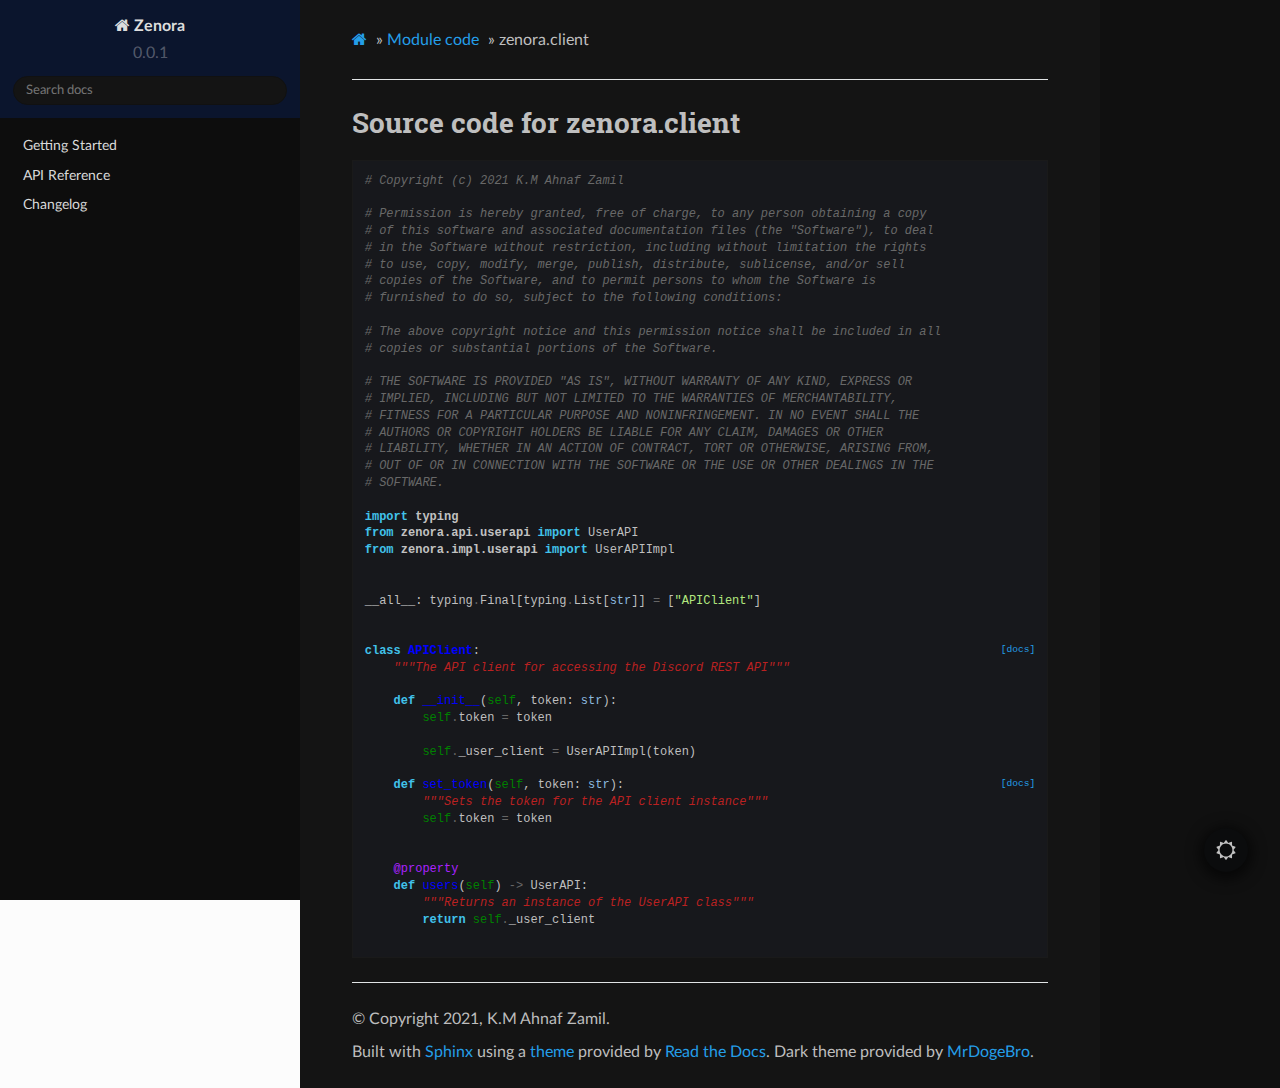
<file: zenora/docs/build/html/_modules/zenora/client.html>
<!DOCTYPE html>
<html class="writer-html5" lang="en" >
<head>
  <meta charset="utf-8" />
  
  <meta name="viewport" content="width=device-width, initial-scale=1.0" />
  
  <title>zenora.client &mdash; Zenora 0.0.1 documentation</title>
  

  
  <link rel="stylesheet" href="../../_static/css/theme.css" type="text/css" />
  <link rel="stylesheet" href="../../_static/pygments.css" type="text/css" />
  <link rel="stylesheet" href="../../_static/pygments.css" type="text/css" />
  <link rel="stylesheet" href="../../_static/css/theme.css" type="text/css" />
  <link rel="stylesheet" href="../../_static/dark_mode_css/general.css" type="text/css" />
  <link rel="stylesheet" href="../../_static/dark_mode_css/dark.css" type="text/css" />

  
  

  
  

  

  
  <!--[if lt IE 9]>
    <script src="../../_static/js/html5shiv.min.js"></script>
  <![endif]-->
  
    
      <script type="text/javascript" id="documentation_options" data-url_root="../../" src="../../_static/documentation_options.js"></script>
        <script data-url_root="../../" id="documentation_options" src="../../_static/documentation_options.js"></script>
        <script src="../../_static/jquery.js"></script>
        <script src="../../_static/underscore.js"></script>
        <script src="../../_static/doctools.js"></script>
        <script src="../../_static/dark_mode_js/default_dark.js"></script>
        <script src="../../_static/dark_mode_js/theme_switcher.js"></script>
    
    <script type="text/javascript" src="../../_static/js/theme.js"></script>

    
    <link rel="index" title="Index" href="../../genindex.html" />
    <link rel="search" title="Search" href="../../search.html" /> 
</head>

<body class="wy-body-for-nav">

   
  <div class="wy-grid-for-nav">
    
    <nav data-toggle="wy-nav-shift" class="wy-nav-side">
      <div class="wy-side-scroll">
        <div class="wy-side-nav-search" >
          

          
            <a href="../../index.html" class="icon icon-home"> Zenora
          

          
          </a>

          
            
            
              <div class="version">
                0.0.1
              </div>
            
          

          
<div role="search">
  <form id="rtd-search-form" class="wy-form" action="../../search.html" method="get">
    <input type="text" name="q" placeholder="Search docs" />
    <input type="hidden" name="check_keywords" value="yes" />
    <input type="hidden" name="area" value="default" />
  </form>
</div>

          
        </div>

        
        <div class="wy-menu wy-menu-vertical" data-spy="affix" role="navigation" aria-label="main navigation">
          
            
            
              
            
            
              <ul>
<li class="toctree-l1"><a class="reference internal" href="../../getting-started.html">Getting Started</a></li>
<li class="toctree-l1"><a class="reference internal" href="../../api-reference.html">API Reference</a></li>
<li class="toctree-l1"><a class="reference internal" href="../../changelog.html">Changelog</a></li>
</ul>

            
          
        </div>
        
      </div>
    </nav>

    <section data-toggle="wy-nav-shift" class="wy-nav-content-wrap">

      
      <nav class="wy-nav-top" aria-label="top navigation">
        
          <i data-toggle="wy-nav-top" class="fa fa-bars"></i>
          <a href="../../index.html">Zenora</a>
        
      </nav>


      <div class="wy-nav-content">
        
        <div class="rst-content">
        
          

















<div role="navigation" aria-label="breadcrumbs navigation">

  <ul class="wy-breadcrumbs">
    
      <li><a href="../../index.html" class="icon icon-home"></a> &raquo;</li>
        
          <li><a href="../index.html">Module code</a> &raquo;</li>
        
      <li>zenora.client</li>
    
    
      <li class="wy-breadcrumbs-aside">
        
      </li>
    
  </ul>

  
  <hr/>
</div>
          <div role="main" class="document" itemscope="itemscope" itemtype="http://schema.org/Article">
           <div itemprop="articleBody">
            
  <h1>Source code for zenora.client</h1><div class="highlight"><pre>
<span></span><span class="c1"># Copyright (c) 2021 K.M Ahnaf Zamil</span>

<span class="c1"># Permission is hereby granted, free of charge, to any person obtaining a copy</span>
<span class="c1"># of this software and associated documentation files (the &quot;Software&quot;), to deal</span>
<span class="c1"># in the Software without restriction, including without limitation the rights</span>
<span class="c1"># to use, copy, modify, merge, publish, distribute, sublicense, and/or sell</span>
<span class="c1"># copies of the Software, and to permit persons to whom the Software is</span>
<span class="c1"># furnished to do so, subject to the following conditions:</span>

<span class="c1"># The above copyright notice and this permission notice shall be included in all</span>
<span class="c1"># copies or substantial portions of the Software.</span>

<span class="c1"># THE SOFTWARE IS PROVIDED &quot;AS IS&quot;, WITHOUT WARRANTY OF ANY KIND, EXPRESS OR</span>
<span class="c1"># IMPLIED, INCLUDING BUT NOT LIMITED TO THE WARRANTIES OF MERCHANTABILITY,</span>
<span class="c1"># FITNESS FOR A PARTICULAR PURPOSE AND NONINFRINGEMENT. IN NO EVENT SHALL THE</span>
<span class="c1"># AUTHORS OR COPYRIGHT HOLDERS BE LIABLE FOR ANY CLAIM, DAMAGES OR OTHER</span>
<span class="c1"># LIABILITY, WHETHER IN AN ACTION OF CONTRACT, TORT OR OTHERWISE, ARISING FROM,</span>
<span class="c1"># OUT OF OR IN CONNECTION WITH THE SOFTWARE OR THE USE OR OTHER DEALINGS IN THE</span>
<span class="c1"># SOFTWARE.</span>

<span class="kn">import</span> <span class="nn">typing</span>
<span class="kn">from</span> <span class="nn">zenora.api.userapi</span> <span class="kn">import</span> <span class="n">UserAPI</span>
<span class="kn">from</span> <span class="nn">zenora.impl.userapi</span> <span class="kn">import</span> <span class="n">UserAPIImpl</span>


<span class="n">__all__</span><span class="p">:</span> <span class="n">typing</span><span class="o">.</span><span class="n">Final</span><span class="p">[</span><span class="n">typing</span><span class="o">.</span><span class="n">List</span><span class="p">[</span><span class="nb">str</span><span class="p">]]</span> <span class="o">=</span> <span class="p">[</span><span class="s2">&quot;APIClient&quot;</span><span class="p">]</span>


<div class="viewcode-block" id="APIClient"><a class="viewcode-back" href="../../api-reference.html#zenora.client.APIClient">[docs]</a><span class="k">class</span> <span class="nc">APIClient</span><span class="p">:</span>
    <span class="sd">&quot;&quot;&quot;The API client for accessing the Discord REST API&quot;&quot;&quot;</span>

    <span class="k">def</span> <span class="fm">__init__</span><span class="p">(</span><span class="bp">self</span><span class="p">,</span> <span class="n">token</span><span class="p">:</span> <span class="nb">str</span><span class="p">):</span>
        <span class="bp">self</span><span class="o">.</span><span class="n">token</span> <span class="o">=</span> <span class="n">token</span>

        <span class="bp">self</span><span class="o">.</span><span class="n">_user_client</span> <span class="o">=</span> <span class="n">UserAPIImpl</span><span class="p">(</span><span class="n">token</span><span class="p">)</span>

<div class="viewcode-block" id="APIClient.set_token"><a class="viewcode-back" href="../../api-reference.html#zenora.client.APIClient.set_token">[docs]</a>    <span class="k">def</span> <span class="nf">set_token</span><span class="p">(</span><span class="bp">self</span><span class="p">,</span> <span class="n">token</span><span class="p">:</span> <span class="nb">str</span><span class="p">):</span>
        <span class="sd">&quot;&quot;&quot;Sets the token for the API client instance&quot;&quot;&quot;</span>
        <span class="bp">self</span><span class="o">.</span><span class="n">token</span> <span class="o">=</span> <span class="n">token</span></div>

    <span class="nd">@property</span>
    <span class="k">def</span> <span class="nf">users</span><span class="p">(</span><span class="bp">self</span><span class="p">)</span> <span class="o">-&gt;</span> <span class="n">UserAPI</span><span class="p">:</span>
        <span class="sd">&quot;&quot;&quot;Returns an instance of the UserAPI class&quot;&quot;&quot;</span>
        <span class="k">return</span> <span class="bp">self</span><span class="o">.</span><span class="n">_user_client</span></div>
</pre></div>

           </div>
           
          </div>
          <footer>

  <hr/>

  <div role="contentinfo">
    <p>
        &#169; Copyright 2021, K.M Ahnaf Zamil.

    </p>
  </div>
    
    
    
    Built with <a href="https://www.sphinx-doc.org/">Sphinx</a> using a
    
    <a href="https://github.com/readthedocs/sphinx_rtd_theme">theme</a>
    
    provided by <a href="https://readthedocs.org">Read the Docs</a>. 

</footer>
        </div>
      </div>

    </section>

  </div>
  

  <script type="text/javascript">
      jQuery(function () {
          SphinxRtdTheme.Navigation.enable(true);
      });
  </script>

  
  
    
   

</body>
</html>
</file>
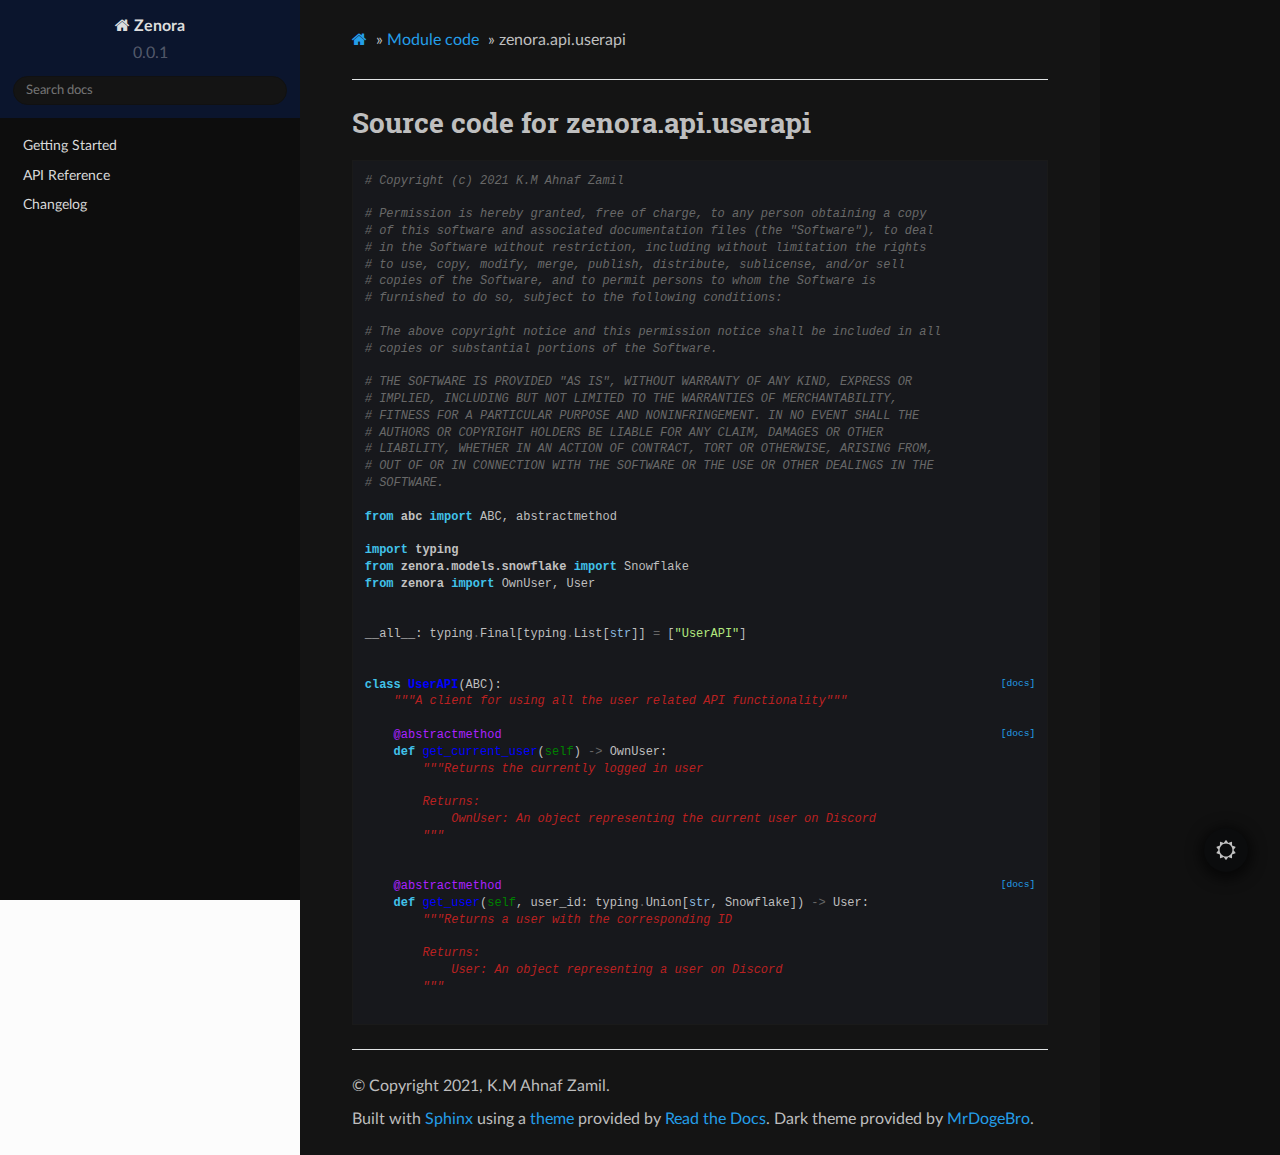
<file: zenora/docs/build/html/_modules/zenora/api/userapi.html>
<!DOCTYPE html>
<html class="writer-html5" lang="en" >
<head>
  <meta charset="utf-8" />
  
  <meta name="viewport" content="width=device-width, initial-scale=1.0" />
  
  <title>zenora.api.userapi &mdash; Zenora 0.0.1 documentation</title>
  

  
  <link rel="stylesheet" href="../../../_static/css/theme.css" type="text/css" />
  <link rel="stylesheet" href="../../../_static/pygments.css" type="text/css" />
  <link rel="stylesheet" href="../../../_static/pygments.css" type="text/css" />
  <link rel="stylesheet" href="../../../_static/css/theme.css" type="text/css" />
  <link rel="stylesheet" href="../../../_static/dark_mode_css/general.css" type="text/css" />
  <link rel="stylesheet" href="../../../_static/dark_mode_css/dark.css" type="text/css" />

  
  

  
  

  

  
  <!--[if lt IE 9]>
    <script src="../../../_static/js/html5shiv.min.js"></script>
  <![endif]-->
  
    
      <script type="text/javascript" id="documentation_options" data-url_root="../../../" src="../../../_static/documentation_options.js"></script>
        <script data-url_root="../../../" id="documentation_options" src="../../../_static/documentation_options.js"></script>
        <script src="../../../_static/jquery.js"></script>
        <script src="../../../_static/underscore.js"></script>
        <script src="../../../_static/doctools.js"></script>
        <script src="../../../_static/dark_mode_js/default_dark.js"></script>
        <script src="../../../_static/dark_mode_js/theme_switcher.js"></script>
    
    <script type="text/javascript" src="../../../_static/js/theme.js"></script>

    
    <link rel="index" title="Index" href="../../../genindex.html" />
    <link rel="search" title="Search" href="../../../search.html" /> 
</head>

<body class="wy-body-for-nav">

   
  <div class="wy-grid-for-nav">
    
    <nav data-toggle="wy-nav-shift" class="wy-nav-side">
      <div class="wy-side-scroll">
        <div class="wy-side-nav-search" >
          

          
            <a href="../../../index.html" class="icon icon-home"> Zenora
          

          
          </a>

          
            
            
              <div class="version">
                0.0.1
              </div>
            
          

          
<div role="search">
  <form id="rtd-search-form" class="wy-form" action="../../../search.html" method="get">
    <input type="text" name="q" placeholder="Search docs" />
    <input type="hidden" name="check_keywords" value="yes" />
    <input type="hidden" name="area" value="default" />
  </form>
</div>

          
        </div>

        
        <div class="wy-menu wy-menu-vertical" data-spy="affix" role="navigation" aria-label="main navigation">
          
            
            
              
            
            
              <ul>
<li class="toctree-l1"><a class="reference internal" href="../../../getting-started.html">Getting Started</a></li>
<li class="toctree-l1"><a class="reference internal" href="../../../api-reference.html">API Reference</a></li>
<li class="toctree-l1"><a class="reference internal" href="../../../changelog.html">Changelog</a></li>
</ul>

            
          
        </div>
        
      </div>
    </nav>

    <section data-toggle="wy-nav-shift" class="wy-nav-content-wrap">

      
      <nav class="wy-nav-top" aria-label="top navigation">
        
          <i data-toggle="wy-nav-top" class="fa fa-bars"></i>
          <a href="../../../index.html">Zenora</a>
        
      </nav>


      <div class="wy-nav-content">
        
        <div class="rst-content">
        
          

















<div role="navigation" aria-label="breadcrumbs navigation">

  <ul class="wy-breadcrumbs">
    
      <li><a href="../../../index.html" class="icon icon-home"></a> &raquo;</li>
        
          <li><a href="../../index.html">Module code</a> &raquo;</li>
        
      <li>zenora.api.userapi</li>
    
    
      <li class="wy-breadcrumbs-aside">
        
      </li>
    
  </ul>

  
  <hr/>
</div>
          <div role="main" class="document" itemscope="itemscope" itemtype="http://schema.org/Article">
           <div itemprop="articleBody">
            
  <h1>Source code for zenora.api.userapi</h1><div class="highlight"><pre>
<span></span><span class="c1"># Copyright (c) 2021 K.M Ahnaf Zamil</span>

<span class="c1"># Permission is hereby granted, free of charge, to any person obtaining a copy</span>
<span class="c1"># of this software and associated documentation files (the &quot;Software&quot;), to deal</span>
<span class="c1"># in the Software without restriction, including without limitation the rights</span>
<span class="c1"># to use, copy, modify, merge, publish, distribute, sublicense, and/or sell</span>
<span class="c1"># copies of the Software, and to permit persons to whom the Software is</span>
<span class="c1"># furnished to do so, subject to the following conditions:</span>

<span class="c1"># The above copyright notice and this permission notice shall be included in all</span>
<span class="c1"># copies or substantial portions of the Software.</span>

<span class="c1"># THE SOFTWARE IS PROVIDED &quot;AS IS&quot;, WITHOUT WARRANTY OF ANY KIND, EXPRESS OR</span>
<span class="c1"># IMPLIED, INCLUDING BUT NOT LIMITED TO THE WARRANTIES OF MERCHANTABILITY,</span>
<span class="c1"># FITNESS FOR A PARTICULAR PURPOSE AND NONINFRINGEMENT. IN NO EVENT SHALL THE</span>
<span class="c1"># AUTHORS OR COPYRIGHT HOLDERS BE LIABLE FOR ANY CLAIM, DAMAGES OR OTHER</span>
<span class="c1"># LIABILITY, WHETHER IN AN ACTION OF CONTRACT, TORT OR OTHERWISE, ARISING FROM,</span>
<span class="c1"># OUT OF OR IN CONNECTION WITH THE SOFTWARE OR THE USE OR OTHER DEALINGS IN THE</span>
<span class="c1"># SOFTWARE.</span>

<span class="kn">from</span> <span class="nn">abc</span> <span class="kn">import</span> <span class="n">ABC</span><span class="p">,</span> <span class="n">abstractmethod</span>

<span class="kn">import</span> <span class="nn">typing</span>
<span class="kn">from</span> <span class="nn">zenora.models.snowflake</span> <span class="kn">import</span> <span class="n">Snowflake</span>
<span class="kn">from</span> <span class="nn">zenora</span> <span class="kn">import</span> <span class="n">OwnUser</span><span class="p">,</span> <span class="n">User</span>


<span class="n">__all__</span><span class="p">:</span> <span class="n">typing</span><span class="o">.</span><span class="n">Final</span><span class="p">[</span><span class="n">typing</span><span class="o">.</span><span class="n">List</span><span class="p">[</span><span class="nb">str</span><span class="p">]]</span> <span class="o">=</span> <span class="p">[</span><span class="s2">&quot;UserAPI&quot;</span><span class="p">]</span>


<div class="viewcode-block" id="UserAPI"><a class="viewcode-back" href="../../../api-reference.html#zenora.api.userapi.UserAPI">[docs]</a><span class="k">class</span> <span class="nc">UserAPI</span><span class="p">(</span><span class="n">ABC</span><span class="p">):</span>
    <span class="sd">&quot;&quot;&quot;A client for using all the user related API functionality&quot;&quot;&quot;</span>

<div class="viewcode-block" id="UserAPI.get_current_user"><a class="viewcode-back" href="../../../api-reference.html#zenora.api.userapi.UserAPI.get_current_user">[docs]</a>    <span class="nd">@abstractmethod</span>
    <span class="k">def</span> <span class="nf">get_current_user</span><span class="p">(</span><span class="bp">self</span><span class="p">)</span> <span class="o">-&gt;</span> <span class="n">OwnUser</span><span class="p">:</span>
        <span class="sd">&quot;&quot;&quot;Returns the currently logged in user</span>

<span class="sd">        Returns:</span>
<span class="sd">            OwnUser: An object representing the current user on Discord</span>
<span class="sd">        &quot;&quot;&quot;</span></div>

<div class="viewcode-block" id="UserAPI.get_user"><a class="viewcode-back" href="../../../api-reference.html#zenora.api.userapi.UserAPI.get_user">[docs]</a>    <span class="nd">@abstractmethod</span>
    <span class="k">def</span> <span class="nf">get_user</span><span class="p">(</span><span class="bp">self</span><span class="p">,</span> <span class="n">user_id</span><span class="p">:</span> <span class="n">typing</span><span class="o">.</span><span class="n">Union</span><span class="p">[</span><span class="nb">str</span><span class="p">,</span> <span class="n">Snowflake</span><span class="p">])</span> <span class="o">-&gt;</span> <span class="n">User</span><span class="p">:</span>
        <span class="sd">&quot;&quot;&quot;Returns a user with the corresponding ID</span>

<span class="sd">        Returns:</span>
<span class="sd">            User: An object representing a user on Discord</span>
<span class="sd">        &quot;&quot;&quot;</span></div></div>
</pre></div>

           </div>
           
          </div>
          <footer>

  <hr/>

  <div role="contentinfo">
    <p>
        &#169; Copyright 2021, K.M Ahnaf Zamil.

    </p>
  </div>
    
    
    
    Built with <a href="https://www.sphinx-doc.org/">Sphinx</a> using a
    
    <a href="https://github.com/readthedocs/sphinx_rtd_theme">theme</a>
    
    provided by <a href="https://readthedocs.org">Read the Docs</a>. 

</footer>
        </div>
      </div>

    </section>

  </div>
  

  <script type="text/javascript">
      jQuery(function () {
          SphinxRtdTheme.Navigation.enable(true);
      });
  </script>

  
  
    
   

</body>
</html>
</file>
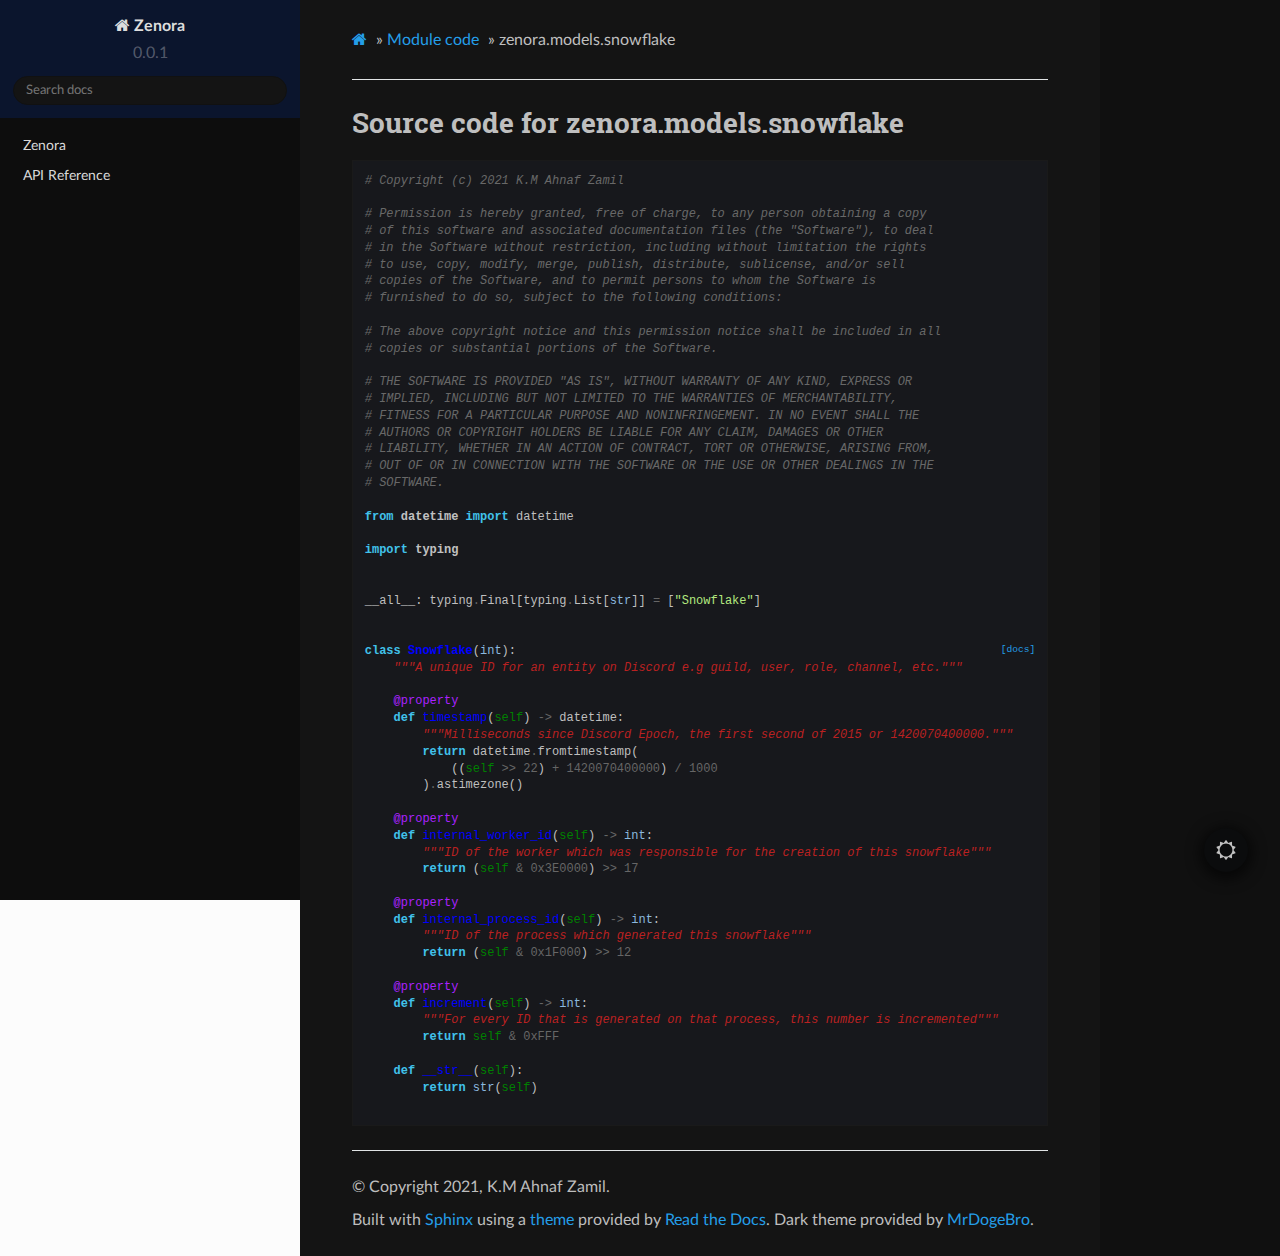
<file: zenora/docs/build/html/_modules/zenora/models/snowflake.html>
<!DOCTYPE html>
<html class="writer-html5" lang="en" >
<head>
  <meta charset="utf-8" />
  
  <meta name="viewport" content="width=device-width, initial-scale=1.0" />
  
  <title>zenora.models.snowflake &mdash; Zenora 0.0.1 documentation</title>
  

  
  <link rel="stylesheet" href="../../../_static/css/theme.css" type="text/css" />
  <link rel="stylesheet" href="../../../_static/pygments.css" type="text/css" />
  <link rel="stylesheet" href="../../../_static/pygments.css" type="text/css" />
  <link rel="stylesheet" href="../../../_static/css/theme.css" type="text/css" />
  <link rel="stylesheet" href="../../../_static/dark_mode_css/general.css" type="text/css" />
  <link rel="stylesheet" href="../../../_static/dark_mode_css/dark.css" type="text/css" />

  
  

  
  

  

  
  <!--[if lt IE 9]>
    <script src="../../../_static/js/html5shiv.min.js"></script>
  <![endif]-->
  
    
      <script type="text/javascript" id="documentation_options" data-url_root="../../../" src="../../../_static/documentation_options.js"></script>
        <script data-url_root="../../../" id="documentation_options" src="../../../_static/documentation_options.js"></script>
        <script src="../../../_static/jquery.js"></script>
        <script src="../../../_static/underscore.js"></script>
        <script src="../../../_static/doctools.js"></script>
        <script src="../../../_static/dark_mode_js/default_dark.js"></script>
        <script src="../../../_static/dark_mode_js/theme_switcher.js"></script>
    
    <script type="text/javascript" src="../../../_static/js/theme.js"></script>

    
    <link rel="index" title="Index" href="../../../genindex.html" />
    <link rel="search" title="Search" href="../../../search.html" /> 
</head>

<body class="wy-body-for-nav">

   
  <div class="wy-grid-for-nav">
    
    <nav data-toggle="wy-nav-shift" class="wy-nav-side">
      <div class="wy-side-scroll">
        <div class="wy-side-nav-search" >
          

          
            <a href="../../../index.html" class="icon icon-home"> Zenora
          

          
          </a>

          
            
            
              <div class="version">
                0.0.1
              </div>
            
          

          
<div role="search">
  <form id="rtd-search-form" class="wy-form" action="../../../search.html" method="get">
    <input type="text" name="q" placeholder="Search docs" />
    <input type="hidden" name="check_keywords" value="yes" />
    <input type="hidden" name="area" value="default" />
  </form>
</div>

          
        </div>

        
        <div class="wy-menu wy-menu-vertical" data-spy="affix" role="navigation" aria-label="main navigation">
          
            
            
              
            
            
              <ul>
<li class="toctree-l1"><a class="reference internal" href="../../../index.html">Zenora</a></li>
<li class="toctree-l1"><a class="reference internal" href="../../../api-reference.html">API Reference</a></li>
</ul>

            
          
        </div>
        
      </div>
    </nav>

    <section data-toggle="wy-nav-shift" class="wy-nav-content-wrap">

      
      <nav class="wy-nav-top" aria-label="top navigation">
        
          <i data-toggle="wy-nav-top" class="fa fa-bars"></i>
          <a href="../../../index.html">Zenora</a>
        
      </nav>


      <div class="wy-nav-content">
        
        <div class="rst-content">
        
          

















<div role="navigation" aria-label="breadcrumbs navigation">

  <ul class="wy-breadcrumbs">
    
      <li><a href="../../../index.html" class="icon icon-home"></a> &raquo;</li>
        
          <li><a href="../../index.html">Module code</a> &raquo;</li>
        
      <li>zenora.models.snowflake</li>
    
    
      <li class="wy-breadcrumbs-aside">
        
      </li>
    
  </ul>

  
  <hr/>
</div>
          <div role="main" class="document" itemscope="itemscope" itemtype="http://schema.org/Article">
           <div itemprop="articleBody">
            
  <h1>Source code for zenora.models.snowflake</h1><div class="highlight"><pre>
<span></span><span class="c1"># Copyright (c) 2021 K.M Ahnaf Zamil</span>

<span class="c1"># Permission is hereby granted, free of charge, to any person obtaining a copy</span>
<span class="c1"># of this software and associated documentation files (the &quot;Software&quot;), to deal</span>
<span class="c1"># in the Software without restriction, including without limitation the rights</span>
<span class="c1"># to use, copy, modify, merge, publish, distribute, sublicense, and/or sell</span>
<span class="c1"># copies of the Software, and to permit persons to whom the Software is</span>
<span class="c1"># furnished to do so, subject to the following conditions:</span>

<span class="c1"># The above copyright notice and this permission notice shall be included in all</span>
<span class="c1"># copies or substantial portions of the Software.</span>

<span class="c1"># THE SOFTWARE IS PROVIDED &quot;AS IS&quot;, WITHOUT WARRANTY OF ANY KIND, EXPRESS OR</span>
<span class="c1"># IMPLIED, INCLUDING BUT NOT LIMITED TO THE WARRANTIES OF MERCHANTABILITY,</span>
<span class="c1"># FITNESS FOR A PARTICULAR PURPOSE AND NONINFRINGEMENT. IN NO EVENT SHALL THE</span>
<span class="c1"># AUTHORS OR COPYRIGHT HOLDERS BE LIABLE FOR ANY CLAIM, DAMAGES OR OTHER</span>
<span class="c1"># LIABILITY, WHETHER IN AN ACTION OF CONTRACT, TORT OR OTHERWISE, ARISING FROM,</span>
<span class="c1"># OUT OF OR IN CONNECTION WITH THE SOFTWARE OR THE USE OR OTHER DEALINGS IN THE</span>
<span class="c1"># SOFTWARE.</span>

<span class="kn">from</span> <span class="nn">datetime</span> <span class="kn">import</span> <span class="n">datetime</span>

<span class="kn">import</span> <span class="nn">typing</span>


<span class="n">__all__</span><span class="p">:</span> <span class="n">typing</span><span class="o">.</span><span class="n">Final</span><span class="p">[</span><span class="n">typing</span><span class="o">.</span><span class="n">List</span><span class="p">[</span><span class="nb">str</span><span class="p">]]</span> <span class="o">=</span> <span class="p">[</span><span class="s2">&quot;Snowflake&quot;</span><span class="p">]</span>


<div class="viewcode-block" id="Snowflake"><a class="viewcode-back" href="../../../api-reference.html#zenora.models.snowflake.Snowflake">[docs]</a><span class="k">class</span> <span class="nc">Snowflake</span><span class="p">(</span><span class="nb">int</span><span class="p">):</span>
    <span class="sd">&quot;&quot;&quot;A unique ID for an entity on Discord e.g guild, user, role, channel, etc.&quot;&quot;&quot;</span>

    <span class="nd">@property</span>
    <span class="k">def</span> <span class="nf">timestamp</span><span class="p">(</span><span class="bp">self</span><span class="p">)</span> <span class="o">-&gt;</span> <span class="n">datetime</span><span class="p">:</span>
        <span class="sd">&quot;&quot;&quot;Milliseconds since Discord Epoch, the first second of 2015 or 1420070400000.&quot;&quot;&quot;</span>
        <span class="k">return</span> <span class="n">datetime</span><span class="o">.</span><span class="n">fromtimestamp</span><span class="p">(</span>
            <span class="p">((</span><span class="bp">self</span> <span class="o">&gt;&gt;</span> <span class="mi">22</span><span class="p">)</span> <span class="o">+</span> <span class="mi">1420070400000</span><span class="p">)</span> <span class="o">/</span> <span class="mi">1000</span>
        <span class="p">)</span><span class="o">.</span><span class="n">astimezone</span><span class="p">()</span>

    <span class="nd">@property</span>
    <span class="k">def</span> <span class="nf">internal_worker_id</span><span class="p">(</span><span class="bp">self</span><span class="p">)</span> <span class="o">-&gt;</span> <span class="nb">int</span><span class="p">:</span>
        <span class="sd">&quot;&quot;&quot;ID of the worker which was responsible for the creation of this snowflake&quot;&quot;&quot;</span>
        <span class="k">return</span> <span class="p">(</span><span class="bp">self</span> <span class="o">&amp;</span> <span class="mh">0x3E0000</span><span class="p">)</span> <span class="o">&gt;&gt;</span> <span class="mi">17</span>

    <span class="nd">@property</span>
    <span class="k">def</span> <span class="nf">internal_process_id</span><span class="p">(</span><span class="bp">self</span><span class="p">)</span> <span class="o">-&gt;</span> <span class="nb">int</span><span class="p">:</span>
        <span class="sd">&quot;&quot;&quot;ID of the process which generated this snowflake&quot;&quot;&quot;</span>
        <span class="k">return</span> <span class="p">(</span><span class="bp">self</span> <span class="o">&amp;</span> <span class="mh">0x1F000</span><span class="p">)</span> <span class="o">&gt;&gt;</span> <span class="mi">12</span>

    <span class="nd">@property</span>
    <span class="k">def</span> <span class="nf">increment</span><span class="p">(</span><span class="bp">self</span><span class="p">)</span> <span class="o">-&gt;</span> <span class="nb">int</span><span class="p">:</span>
        <span class="sd">&quot;&quot;&quot;For every ID that is generated on that process, this number is incremented&quot;&quot;&quot;</span>
        <span class="k">return</span> <span class="bp">self</span> <span class="o">&amp;</span> <span class="mh">0xFFF</span>

    <span class="k">def</span> <span class="fm">__str__</span><span class="p">(</span><span class="bp">self</span><span class="p">):</span>
        <span class="k">return</span> <span class="nb">str</span><span class="p">(</span><span class="bp">self</span><span class="p">)</span></div>
</pre></div>

           </div>
           
          </div>
          <footer>

  <hr/>

  <div role="contentinfo">
    <p>
        &#169; Copyright 2021, K.M Ahnaf Zamil.

    </p>
  </div>
    
    
    
    Built with <a href="https://www.sphinx-doc.org/">Sphinx</a> using a
    
    <a href="https://github.com/readthedocs/sphinx_rtd_theme">theme</a>
    
    provided by <a href="https://readthedocs.org">Read the Docs</a>. 

</footer>
        </div>
      </div>

    </section>

  </div>
  

  <script type="text/javascript">
      jQuery(function () {
          SphinxRtdTheme.Navigation.enable(true);
      });
  </script>

  
  
    
   

</body>
</html>
</file>
<file: zenora/docs/build/html/_static/css/theme.css>
html{box-sizing:border-box}*,:after,:before{box-sizing:inherit}article,aside,details,figcaption,figure,footer,header,hgroup,nav,section{display:block}audio,canvas,video{display:inline-block;*display:inline;*zoom:1}[hidden],audio:not([controls]){display:none}*{-webkit-box-sizing:border-box;-moz-box-sizing:border-box;box-sizing:border-box}html{font-size:100%;-webkit-text-size-adjust:100%;-ms-text-size-adjust:100%}body{margin:0}a:active,a:hover{outline:0}abbr[title]{border-bottom:1px dotted}b,strong{font-weight:700}blockquote{margin:0}dfn{font-style:italic}ins{background:#ff9;text-decoration:none}ins,mark{color:#000}mark{background:#ff0;font-style:italic;font-weight:700}.rst-content code,.rst-content tt,code,kbd,pre,samp{font-family:monospace,serif;_font-family:courier new,monospace;font-size:1em}pre{white-space:pre}q{quotes:none}q:after,q:before{content:"";content:none}small{font-size:85%}sub,sup{font-size:75%;line-height:0;position:relative;vertical-align:baseline}sup{top:-.5em}sub{bottom:-.25em}dl,ol,ul{margin:0;padding:0;list-style:none;list-style-image:none}li{list-style:none}dd{margin:0}img{border:0;-ms-interpolation-mode:bicubic;vertical-align:middle;max-width:100%}svg:not(:root){overflow:hidden}figure,form{margin:0}label{cursor:pointer}button,input,select,textarea{font-size:100%;margin:0;vertical-align:baseline;*vertical-align:middle}button,input{line-height:normal}button,input[type=button],input[type=reset],input[type=submit]{cursor:pointer;-webkit-appearance:button;*overflow:visible}button[disabled],input[disabled]{cursor:default}input[type=search]{-webkit-appearance:textfield;-moz-box-sizing:content-box;-webkit-box-sizing:content-box;box-sizing:content-box}textarea{resize:vertical}table{border-collapse:collapse;border-spacing:0}td{vertical-align:top}.chromeframe{margin:.2em 0;background:#ccc;color:#000;padding:.2em 0}.ir{display:block;border:0;text-indent:-999em;overflow:hidden;background-color:transparent;background-repeat:no-repeat;text-align:left;direction:ltr;*line-height:0}.ir br{display:none}.hidden{display:none!important;visibility:hidden}.visuallyhidden{border:0;clip:rect(0 0 0 0);height:1px;margin:-1px;overflow:hidden;padding:0;position:absolute;width:1px}.visuallyhidden.focusable:active,.visuallyhidden.focusable:focus{clip:auto;height:auto;margin:0;overflow:visible;position:static;width:auto}.invisible{visibility:hidden}.relative{position:relative}big,small{font-size:100%}@media print{body,html,section{background:none!important}*{box-shadow:none!important;text-shadow:none!important;filter:none!important;-ms-filter:none!important}a,a:visited{text-decoration:underline}.ir a:after,a[href^="#"]:after,a[href^="javascript:"]:after{content:""}blockquote,pre{page-break-inside:avoid}thead{display:table-header-group}img,tr{page-break-inside:avoid}img{max-width:100%!important}@page{margin:.5cm}.rst-content .toctree-wrapper>p.caption,h2,h3,p{orphans:3;widows:3}.rst-content .toctree-wrapper>p.caption,h2,h3{page-break-after:avoid}}.btn,.fa:before,.icon:before,.rst-content .admonition,.rst-content .admonition-title:before,.rst-content .admonition-todo,.rst-content .attention,.rst-content .caution,.rst-content .code-block-caption .headerlink:before,.rst-content .danger,.rst-content .error,.rst-content .hint,.rst-content .important,.rst-content .note,.rst-content .seealso,.rst-content .tip,.rst-content .warning,.rst-content code.download span:first-child:before,.rst-content dl dt .headerlink:before,.rst-content h1 .headerlink:before,.rst-content h2 .headerlink:before,.rst-content h3 .headerlink:before,.rst-content h4 .headerlink:before,.rst-content h5 .headerlink:before,.rst-content h6 .headerlink:before,.rst-content p.caption .headerlink:before,.rst-content table>caption .headerlink:before,.rst-content tt.download span:first-child:before,.wy-alert,.wy-dropdown .caret:before,.wy-inline-validate.wy-inline-validate-danger .wy-input-context:before,.wy-inline-validate.wy-inline-validate-info .wy-input-context:before,.wy-inline-validate.wy-inline-validate-success .wy-input-context:before,.wy-inline-validate.wy-inline-validate-warning .wy-input-context:before,.wy-menu-vertical li.current>a,.wy-menu-vertical li.current>a span.toctree-expand:before,.wy-menu-vertical li.on a,.wy-menu-vertical li.on a span.toctree-expand:before,.wy-menu-vertical li span.toctree-expand:before,.wy-nav-top a,.wy-side-nav-search .wy-dropdown>a,.wy-side-nav-search>a,input[type=color],input[type=date],input[type=datetime-local],input[type=datetime],input[type=email],input[type=month],input[type=number],input[type=password],input[type=search],input[type=tel],input[type=text],input[type=time],input[type=url],input[type=week],select,textarea{-webkit-font-smoothing:antialiased}.clearfix{*zoom:1}.clearfix:after,.clearfix:before{display:table;content:""}.clearfix:after{clear:both}/*!
 *  Font Awesome 4.7.0 by @davegandy - http://fontawesome.io - @fontawesome
 *  License - http://fontawesome.io/license (Font: SIL OFL 1.1, CSS: MIT License)
 */@font-face{font-family:FontAwesome;src:url(fonts/fontawesome-webfont.eot?674f50d287a8c48dc19ba404d20fe713);src:url(fonts/fontawesome-webfont.eot?674f50d287a8c48dc19ba404d20fe713?#iefix&v=4.7.0) format("embedded-opentype"),url(fonts/fontawesome-webfont.woff2?af7ae505a9eed503f8b8e6982036873e) format("woff2"),url(fonts/fontawesome-webfont.woff?fee66e712a8a08eef5805a46892932ad) format("woff"),url(fonts/fontawesome-webfont.ttf?b06871f281fee6b241d60582ae9369b9) format("truetype"),url(fonts/fontawesome-webfont.svg?912ec66d7572ff821749319396470bde#fontawesomeregular) format("svg");font-weight:400;font-style:normal}.fa,.icon,.rst-content .admonition-title,.rst-content .code-block-caption .headerlink,.rst-content code.download span:first-child,.rst-content dl dt .headerlink,.rst-content h1 .headerlink,.rst-content h2 .headerlink,.rst-content h3 .headerlink,.rst-content h4 .headerlink,.rst-content h5 .headerlink,.rst-content h6 .headerlink,.rst-content p.caption .headerlink,.rst-content table>caption .headerlink,.rst-content tt.download span:first-child,.wy-menu-vertical li.current>a span.toctree-expand,.wy-menu-vertical li.on a span.toctree-expand,.wy-menu-vertical li span.toctree-expand{display:inline-block;font:normal normal normal 14px/1 FontAwesome;font-size:inherit;text-rendering:auto;-webkit-font-smoothing:antialiased;-moz-osx-font-smoothing:grayscale}.fa-lg{font-size:1.33333em;line-height:.75em;vertical-align:-15%}.fa-2x{font-size:2em}.fa-3x{font-size:3em}.fa-4x{font-size:4em}.fa-5x{font-size:5em}.fa-fw{width:1.28571em;text-align:center}.fa-ul{padding-left:0;margin-left:2.14286em;list-style-type:none}.fa-ul>li{position:relative}.fa-li{position:absolute;left:-2.14286em;width:2.14286em;top:.14286em;text-align:center}.fa-li.fa-lg{left:-1.85714em}.fa-border{padding:.2em .25em .15em;border:.08em solid #eee;border-radius:.1em}.fa-pull-left{float:left}.fa-pull-right{float:right}.fa-pull-left.icon,.fa.fa-pull-left,.rst-content .code-block-caption .fa-pull-left.headerlink,.rst-content .fa-pull-left.admonition-title,.rst-content code.download span.fa-pull-left:first-child,.rst-content dl dt .fa-pull-left.headerlink,.rst-content h1 .fa-pull-left.headerlink,.rst-content h2 .fa-pull-left.headerlink,.rst-content h3 .fa-pull-left.headerlink,.rst-content h4 .fa-pull-left.headerlink,.rst-content h5 .fa-pull-left.headerlink,.rst-content h6 .fa-pull-left.headerlink,.rst-content p.caption .fa-pull-left.headerlink,.rst-content table>caption .fa-pull-left.headerlink,.rst-content tt.download span.fa-pull-left:first-child,.wy-menu-vertical li.current>a span.fa-pull-left.toctree-expand,.wy-menu-vertical li.on a span.fa-pull-left.toctree-expand,.wy-menu-vertical li span.fa-pull-left.toctree-expand{margin-right:.3em}.fa-pull-right.icon,.fa.fa-pull-right,.rst-content .code-block-caption .fa-pull-right.headerlink,.rst-content .fa-pull-right.admonition-title,.rst-content code.download span.fa-pull-right:first-child,.rst-content dl dt .fa-pull-right.headerlink,.rst-content h1 .fa-pull-right.headerlink,.rst-content h2 .fa-pull-right.headerlink,.rst-content h3 .fa-pull-right.headerlink,.rst-content h4 .fa-pull-right.headerlink,.rst-content h5 .fa-pull-right.headerlink,.rst-content h6 .fa-pull-right.headerlink,.rst-content p.caption .fa-pull-right.headerlink,.rst-content table>caption .fa-pull-right.headerlink,.rst-content tt.download span.fa-pull-right:first-child,.wy-menu-vertical li.current>a span.fa-pull-right.toctree-expand,.wy-menu-vertical li.on a span.fa-pull-right.toctree-expand,.wy-menu-vertical li span.fa-pull-right.toctree-expand{margin-left:.3em}.pull-right{float:right}.pull-left{float:left}.fa.pull-left,.pull-left.icon,.rst-content .code-block-caption .pull-left.headerlink,.rst-content .pull-left.admonition-title,.rst-content code.download span.pull-left:first-child,.rst-content dl dt .pull-left.headerlink,.rst-content h1 .pull-left.headerlink,.rst-content h2 .pull-left.headerlink,.rst-content h3 .pull-left.headerlink,.rst-content h4 .pull-left.headerlink,.rst-content h5 .pull-left.headerlink,.rst-content h6 .pull-left.headerlink,.rst-content p.caption .pull-left.headerlink,.rst-content table>caption .pull-left.headerlink,.rst-content tt.download span.pull-left:first-child,.wy-menu-vertical li.current>a span.pull-left.toctree-expand,.wy-menu-vertical li.on a span.pull-left.toctree-expand,.wy-menu-vertical li span.pull-left.toctree-expand{margin-right:.3em}.fa.pull-right,.pull-right.icon,.rst-content .code-block-caption .pull-right.headerlink,.rst-content .pull-right.admonition-title,.rst-content code.download span.pull-right:first-child,.rst-content dl dt .pull-right.headerlink,.rst-content h1 .pull-right.headerlink,.rst-content h2 .pull-right.headerlink,.rst-content h3 .pull-right.headerlink,.rst-content h4 .pull-right.headerlink,.rst-content h5 .pull-right.headerlink,.rst-content h6 .pull-right.headerlink,.rst-content p.caption .pull-right.headerlink,.rst-content table>caption .pull-right.headerlink,.rst-content tt.download span.pull-right:first-child,.wy-menu-vertical li.current>a span.pull-right.toctree-expand,.wy-menu-vertical li.on a span.pull-right.toctree-expand,.wy-menu-vertical li span.pull-right.toctree-expand{margin-left:.3em}.fa-spin{-webkit-animation:fa-spin 2s linear infinite;animation:fa-spin 2s linear infinite}.fa-pulse{-webkit-animation:fa-spin 1s steps(8) infinite;animation:fa-spin 1s steps(8) infinite}@-webkit-keyframes fa-spin{0%{-webkit-transform:rotate(0deg);transform:rotate(0deg)}to{-webkit-transform:rotate(359deg);transform:rotate(359deg)}}@keyframes fa-spin{0%{-webkit-transform:rotate(0deg);transform:rotate(0deg)}to{-webkit-transform:rotate(359deg);transform:rotate(359deg)}}.fa-rotate-90{-ms-filter:"progid:DXImageTransform.Microsoft.BasicImage(rotation=1)";-webkit-transform:rotate(90deg);-ms-transform:rotate(90deg);transform:rotate(90deg)}.fa-rotate-180{-ms-filter:"progid:DXImageTransform.Microsoft.BasicImage(rotation=2)";-webkit-transform:rotate(180deg);-ms-transform:rotate(180deg);transform:rotate(180deg)}.fa-rotate-270{-ms-filter:"progid:DXImageTransform.Microsoft.BasicImage(rotation=3)";-webkit-transform:rotate(270deg);-ms-transform:rotate(270deg);transform:rotate(270deg)}.fa-flip-horizontal{-ms-filter:"progid:DXImageTransform.Microsoft.BasicImage(rotation=0, mirror=1)";-webkit-transform:scaleX(-1);-ms-transform:scaleX(-1);transform:scaleX(-1)}.fa-flip-vertical{-ms-filter:"progid:DXImageTransform.Microsoft.BasicImage(rotation=2, mirror=1)";-webkit-transform:scaleY(-1);-ms-transform:scaleY(-1);transform:scaleY(-1)}:root .fa-flip-horizontal,:root .fa-flip-vertical,:root .fa-rotate-90,:root .fa-rotate-180,:root .fa-rotate-270{filter:none}.fa-stack{position:relative;display:inline-block;width:2em;height:2em;line-height:2em;vertical-align:middle}.fa-stack-1x,.fa-stack-2x{position:absolute;left:0;width:100%;text-align:center}.fa-stack-1x{line-height:inherit}.fa-stack-2x{font-size:2em}.fa-inverse{color:#fff}.fa-glass:before{content:""}.fa-music:before{content:""}.fa-search:before,.icon-search:before{content:""}.fa-envelope-o:before{content:""}.fa-heart:before{content:""}.fa-star:before{content:""}.fa-star-o:before{content:""}.fa-user:before{content:""}.fa-film:before{content:""}.fa-th-large:before{content:""}.fa-th:before{content:""}.fa-th-list:before{content:""}.fa-check:before{content:""}.fa-close:before,.fa-remove:before,.fa-times:before{content:""}.fa-search-plus:before{content:""}.fa-search-minus:before{content:""}.fa-power-off:before{content:""}.fa-signal:before{content:""}.fa-cog:before,.fa-gear:before{content:""}.fa-trash-o:before{content:""}.fa-home:before,.icon-home:before{content:""}.fa-file-o:before{content:""}.fa-clock-o:before{content:""}.fa-road:before{content:""}.fa-download:before,.rst-content code.download span:first-child:before,.rst-content tt.download span:first-child:before{content:""}.fa-arrow-circle-o-down:before{content:""}.fa-arrow-circle-o-up:before{content:""}.fa-inbox:before{content:""}.fa-play-circle-o:before{content:""}.fa-repeat:before,.fa-rotate-right:before{content:""}.fa-refresh:before{content:""}.fa-list-alt:before{content:""}.fa-lock:before{content:""}.fa-flag:before{content:""}.fa-headphones:before{content:""}.fa-volume-off:before{content:""}.fa-volume-down:before{content:""}.fa-volume-up:before{content:""}.fa-qrcode:before{content:""}.fa-barcode:before{content:""}.fa-tag:before{content:""}.fa-tags:before{content:""}.fa-book:before,.icon-book:before{content:""}.fa-bookmark:before{content:""}.fa-print:before{content:""}.fa-camera:before{content:""}.fa-font:before{content:""}.fa-bold:before{content:""}.fa-italic:before{content:""}.fa-text-height:before{content:""}.fa-text-width:before{content:""}.fa-align-left:before{content:""}.fa-align-center:before{content:""}.fa-align-right:before{content:""}.fa-align-justify:before{content:""}.fa-list:before{content:""}.fa-dedent:before,.fa-outdent:before{content:""}.fa-indent:before{content:""}.fa-video-camera:before{content:""}.fa-image:before,.fa-photo:before,.fa-picture-o:before{content:""}.fa-pencil:before{content:""}.fa-map-marker:before{content:""}.fa-adjust:before{content:""}.fa-tint:before{content:""}.fa-edit:before,.fa-pencil-square-o:before{content:""}.fa-share-square-o:before{content:""}.fa-check-square-o:before{content:""}.fa-arrows:before{content:""}.fa-step-backward:before{content:""}.fa-fast-backward:before{content:""}.fa-backward:before{content:""}.fa-play:before{content:""}.fa-pause:before{content:""}.fa-stop:before{content:""}.fa-forward:before{content:""}.fa-fast-forward:before{content:""}.fa-step-forward:before{content:""}.fa-eject:before{content:""}.fa-chevron-left:before{content:""}.fa-chevron-right:before{content:""}.fa-plus-circle:before{content:""}.fa-minus-circle:before{content:""}.fa-times-circle:before,.wy-inline-validate.wy-inline-validate-danger .wy-input-context:before{content:""}.fa-check-circle:before,.wy-inline-validate.wy-inline-validate-success .wy-input-context:before{content:""}.fa-question-circle:before{content:""}.fa-info-circle:before{content:""}.fa-crosshairs:before{content:""}.fa-times-circle-o:before{content:""}.fa-check-circle-o:before{content:""}.fa-ban:before{content:""}.fa-arrow-left:before{content:""}.fa-arrow-right:before{content:""}.fa-arrow-up:before{content:""}.fa-arrow-down:before{content:""}.fa-mail-forward:before,.fa-share:before{content:""}.fa-expand:before{content:""}.fa-compress:before{content:""}.fa-plus:before{content:""}.fa-minus:before{content:""}.fa-asterisk:before{content:""}.fa-exclamation-circle:before,.rst-content .admonition-title:before,.wy-inline-validate.wy-inline-validate-info .wy-input-context:before,.wy-inline-validate.wy-inline-validate-warning .wy-input-context:before{content:""}.fa-gift:before{content:""}.fa-leaf:before{content:""}.fa-fire:before,.icon-fire:before{content:""}.fa-eye:before{content:""}.fa-eye-slash:before{content:""}.fa-exclamation-triangle:before,.fa-warning:before{content:""}.fa-plane:before{content:""}.fa-calendar:before{content:""}.fa-random:before{content:""}.fa-comment:before{content:""}.fa-magnet:before{content:""}.fa-chevron-up:before{content:""}.fa-chevron-down:before{content:""}.fa-retweet:before{content:""}.fa-shopping-cart:before{content:""}.fa-folder:before{content:""}.fa-folder-open:before{content:""}.fa-arrows-v:before{content:""}.fa-arrows-h:before{content:""}.fa-bar-chart-o:before,.fa-bar-chart:before{content:""}.fa-twitter-square:before{content:""}.fa-facebook-square:before{content:""}.fa-camera-retro:before{content:""}.fa-key:before{content:""}.fa-cogs:before,.fa-gears:before{content:""}.fa-comments:before{content:""}.fa-thumbs-o-up:before{content:""}.fa-thumbs-o-down:before{content:""}.fa-star-half:before{content:""}.fa-heart-o:before{content:""}.fa-sign-out:before{content:""}.fa-linkedin-square:before{content:""}.fa-thumb-tack:before{content:""}.fa-external-link:before{content:""}.fa-sign-in:before{content:""}.fa-trophy:before{content:""}.fa-github-square:before{content:""}.fa-upload:before{content:""}.fa-lemon-o:before{content:""}.fa-phone:before{content:""}.fa-square-o:before{content:""}.fa-bookmark-o:before{content:""}.fa-phone-square:before{content:""}.fa-twitter:before{content:""}.fa-facebook-f:before,.fa-facebook:before{content:""}.fa-github:before,.icon-github:before{content:""}.fa-unlock:before{content:""}.fa-credit-card:before{content:""}.fa-feed:before,.fa-rss:before{content:""}.fa-hdd-o:before{content:""}.fa-bullhorn:before{content:""}.fa-bell:before{content:""}.fa-certificate:before{content:""}.fa-hand-o-right:before{content:""}.fa-hand-o-left:before{content:""}.fa-hand-o-up:before{content:""}.fa-hand-o-down:before{content:""}.fa-arrow-circle-left:before,.icon-circle-arrow-left:before{content:""}.fa-arrow-circle-right:before,.icon-circle-arrow-right:before{content:""}.fa-arrow-circle-up:before{content:""}.fa-arrow-circle-down:before{content:""}.fa-globe:before{content:""}.fa-wrench:before{content:""}.fa-tasks:before{content:""}.fa-filter:before{content:""}.fa-briefcase:before{content:""}.fa-arrows-alt:before{content:""}.fa-group:before,.fa-users:before{content:""}.fa-chain:before,.fa-link:before,.icon-link:before{content:""}.fa-cloud:before{content:""}.fa-flask:before{content:""}.fa-cut:before,.fa-scissors:before{content:""}.fa-copy:before,.fa-files-o:before{content:""}.fa-paperclip:before{content:""}.fa-floppy-o:before,.fa-save:before{content:""}.fa-square:before{content:""}.fa-bars:before,.fa-navicon:before,.fa-reorder:before{content:""}.fa-list-ul:before{content:""}.fa-list-ol:before{content:""}.fa-strikethrough:before{content:""}.fa-underline:before{content:""}.fa-table:before{content:""}.fa-magic:before{content:""}.fa-truck:before{content:""}.fa-pinterest:before{content:""}.fa-pinterest-square:before{content:""}.fa-google-plus-square:before{content:""}.fa-google-plus:before{content:""}.fa-money:before{content:""}.fa-caret-down:before,.icon-caret-down:before,.wy-dropdown .caret:before{content:""}.fa-caret-up:before{content:""}.fa-caret-left:before{content:""}.fa-caret-right:before{content:""}.fa-columns:before{content:""}.fa-sort:before,.fa-unsorted:before{content:""}.fa-sort-desc:before,.fa-sort-down:before{content:""}.fa-sort-asc:before,.fa-sort-up:before{content:""}.fa-envelope:before{content:""}.fa-linkedin:before{content:""}.fa-rotate-left:before,.fa-undo:before{content:""}.fa-gavel:before,.fa-legal:before{content:""}.fa-dashboard:before,.fa-tachometer:before{content:""}.fa-comment-o:before{content:""}.fa-comments-o:before{content:""}.fa-bolt:before,.fa-flash:before{content:""}.fa-sitemap:before{content:""}.fa-umbrella:before{content:""}.fa-clipboard:before,.fa-paste:before{content:""}.fa-lightbulb-o:before{content:""}.fa-exchange:before{content:""}.fa-cloud-download:before{content:""}.fa-cloud-upload:before{content:""}.fa-user-md:before{content:""}.fa-stethoscope:before{content:""}.fa-suitcase:before{content:""}.fa-bell-o:before{content:""}.fa-coffee:before{content:""}.fa-cutlery:before{content:""}.fa-file-text-o:before{content:""}.fa-building-o:before{content:""}.fa-hospital-o:before{content:""}.fa-ambulance:before{content:""}.fa-medkit:before{content:""}.fa-fighter-jet:before{content:""}.fa-beer:before{content:""}.fa-h-square:before{content:""}.fa-plus-square:before{content:""}.fa-angle-double-left:before{content:""}.fa-angle-double-right:before{content:""}.fa-angle-double-up:before{content:""}.fa-angle-double-down:before{content:""}.fa-angle-left:before{content:""}.fa-angle-right:before{content:""}.fa-angle-up:before{content:""}.fa-angle-down:before{content:""}.fa-desktop:before{content:""}.fa-laptop:before{content:""}.fa-tablet:before{content:""}.fa-mobile-phone:before,.fa-mobile:before{content:""}.fa-circle-o:before{content:""}.fa-quote-left:before{content:""}.fa-quote-right:before{content:""}.fa-spinner:before{content:""}.fa-circle:before{content:""}.fa-mail-reply:before,.fa-reply:before{content:""}.fa-github-alt:before{content:""}.fa-folder-o:before{content:""}.fa-folder-open-o:before{content:""}.fa-smile-o:before{content:""}.fa-frown-o:before{content:""}.fa-meh-o:before{content:""}.fa-gamepad:before{content:""}.fa-keyboard-o:before{content:""}.fa-flag-o:before{content:""}.fa-flag-checkered:before{content:""}.fa-terminal:before{content:""}.fa-code:before{content:""}.fa-mail-reply-all:before,.fa-reply-all:before{content:""}.fa-star-half-empty:before,.fa-star-half-full:before,.fa-star-half-o:before{content:""}.fa-location-arrow:before{content:""}.fa-crop:before{content:""}.fa-code-fork:before{content:""}.fa-chain-broken:before,.fa-unlink:before{content:""}.fa-question:before{content:""}.fa-info:before{content:""}.fa-exclamation:before{content:""}.fa-superscript:before{content:""}.fa-subscript:before{content:""}.fa-eraser:before{content:""}.fa-puzzle-piece:before{content:""}.fa-microphone:before{content:""}.fa-microphone-slash:before{content:""}.fa-shield:before{content:""}.fa-calendar-o:before{content:""}.fa-fire-extinguisher:before{content:""}.fa-rocket:before{content:""}.fa-maxcdn:before{content:""}.fa-chevron-circle-left:before{content:""}.fa-chevron-circle-right:before{content:""}.fa-chevron-circle-up:before{content:""}.fa-chevron-circle-down:before{content:""}.fa-html5:before{content:""}.fa-css3:before{content:""}.fa-anchor:before{content:""}.fa-unlock-alt:before{content:""}.fa-bullseye:before{content:""}.fa-ellipsis-h:before{content:""}.fa-ellipsis-v:before{content:""}.fa-rss-square:before{content:""}.fa-play-circle:before{content:""}.fa-ticket:before{content:""}.fa-minus-square:before{content:""}.fa-minus-square-o:before,.wy-menu-vertical li.current>a span.toctree-expand:before,.wy-menu-vertical li.on a span.toctree-expand:before{content:""}.fa-level-up:before{content:""}.fa-level-down:before{content:""}.fa-check-square:before{content:""}.fa-pencil-square:before{content:""}.fa-external-link-square:before{content:""}.fa-share-square:before{content:""}.fa-compass:before{content:""}.fa-caret-square-o-down:before,.fa-toggle-down:before{content:""}.fa-caret-square-o-up:before,.fa-toggle-up:before{content:""}.fa-caret-square-o-right:before,.fa-toggle-right:before{content:""}.fa-eur:before,.fa-euro:before{content:""}.fa-gbp:before{content:""}.fa-dollar:before,.fa-usd:before{content:""}.fa-inr:before,.fa-rupee:before{content:""}.fa-cny:before,.fa-jpy:before,.fa-rmb:before,.fa-yen:before{content:""}.fa-rouble:before,.fa-rub:before,.fa-ruble:before{content:""}.fa-krw:before,.fa-won:before{content:""}.fa-bitcoin:before,.fa-btc:before{content:""}.fa-file:before{content:""}.fa-file-text:before{content:""}.fa-sort-alpha-asc:before{content:""}.fa-sort-alpha-desc:before{content:""}.fa-sort-amount-asc:before{content:""}.fa-sort-amount-desc:before{content:""}.fa-sort-numeric-asc:before{content:""}.fa-sort-numeric-desc:before{content:""}.fa-thumbs-up:before{content:""}.fa-thumbs-down:before{content:""}.fa-youtube-square:before{content:""}.fa-youtube:before{content:""}.fa-xing:before{content:""}.fa-xing-square:before{content:""}.fa-youtube-play:before{content:""}.fa-dropbox:before{content:""}.fa-stack-overflow:before{content:""}.fa-instagram:before{content:""}.fa-flickr:before{content:""}.fa-adn:before{content:""}.fa-bitbucket:before,.icon-bitbucket:before{content:""}.fa-bitbucket-square:before{content:""}.fa-tumblr:before{content:""}.fa-tumblr-square:before{content:""}.fa-long-arrow-down:before{content:""}.fa-long-arrow-up:before{content:""}.fa-long-arrow-left:before{content:""}.fa-long-arrow-right:before{content:""}.fa-apple:before{content:""}.fa-windows:before{content:""}.fa-android:before{content:""}.fa-linux:before{content:""}.fa-dribbble:before{content:""}.fa-skype:before{content:""}.fa-foursquare:before{content:""}.fa-trello:before{content:""}.fa-female:before{content:""}.fa-male:before{content:""}.fa-gittip:before,.fa-gratipay:before{content:""}.fa-sun-o:before{content:""}.fa-moon-o:before{content:""}.fa-archive:before{content:""}.fa-bug:before{content:""}.fa-vk:before{content:""}.fa-weibo:before{content:""}.fa-renren:before{content:""}.fa-pagelines:before{content:""}.fa-stack-exchange:before{content:""}.fa-arrow-circle-o-right:before{content:""}.fa-arrow-circle-o-left:before{content:""}.fa-caret-square-o-left:before,.fa-toggle-left:before{content:""}.fa-dot-circle-o:before{content:""}.fa-wheelchair:before{content:""}.fa-vimeo-square:before{content:""}.fa-try:before,.fa-turkish-lira:before{content:""}.fa-plus-square-o:before,.wy-menu-vertical li span.toctree-expand:before{content:""}.fa-space-shuttle:before{content:""}.fa-slack:before{content:""}.fa-envelope-square:before{content:""}.fa-wordpress:before{content:""}.fa-openid:before{content:""}.fa-bank:before,.fa-institution:before,.fa-university:before{content:""}.fa-graduation-cap:before,.fa-mortar-board:before{content:""}.fa-yahoo:before{content:""}.fa-google:before{content:""}.fa-reddit:before{content:""}.fa-reddit-square:before{content:""}.fa-stumbleupon-circle:before{content:""}.fa-stumbleupon:before{content:""}.fa-delicious:before{content:""}.fa-digg:before{content:""}.fa-pied-piper-pp:before{content:""}.fa-pied-piper-alt:before{content:""}.fa-drupal:before{content:""}.fa-joomla:before{content:""}.fa-language:before{content:""}.fa-fax:before{content:""}.fa-building:before{content:""}.fa-child:before{content:""}.fa-paw:before{content:""}.fa-spoon:before{content:""}.fa-cube:before{content:""}.fa-cubes:before{content:""}.fa-behance:before{content:""}.fa-behance-square:before{content:""}.fa-steam:before{content:""}.fa-steam-square:before{content:""}.fa-recycle:before{content:""}.fa-automobile:before,.fa-car:before{content:""}.fa-cab:before,.fa-taxi:before{content:""}.fa-tree:before{content:""}.fa-spotify:before{content:""}.fa-deviantart:before{content:""}.fa-soundcloud:before{content:""}.fa-database:before{content:""}.fa-file-pdf-o:before{content:""}.fa-file-word-o:before{content:""}.fa-file-excel-o:before{content:""}.fa-file-powerpoint-o:before{content:""}.fa-file-image-o:before,.fa-file-photo-o:before,.fa-file-picture-o:before{content:""}.fa-file-archive-o:before,.fa-file-zip-o:before{content:""}.fa-file-audio-o:before,.fa-file-sound-o:before{content:""}.fa-file-movie-o:before,.fa-file-video-o:before{content:""}.fa-file-code-o:before{content:""}.fa-vine:before{content:""}.fa-codepen:before{content:""}.fa-jsfiddle:before{content:""}.fa-life-bouy:before,.fa-life-buoy:before,.fa-life-ring:before,.fa-life-saver:before,.fa-support:before{content:""}.fa-circle-o-notch:before{content:""}.fa-ra:before,.fa-rebel:before,.fa-resistance:before{content:""}.fa-empire:before,.fa-ge:before{content:""}.fa-git-square:before{content:""}.fa-git:before{content:""}.fa-hacker-news:before,.fa-y-combinator-square:before,.fa-yc-square:before{content:""}.fa-tencent-weibo:before{content:""}.fa-qq:before{content:""}.fa-wechat:before,.fa-weixin:before{content:""}.fa-paper-plane:before,.fa-send:before{content:""}.fa-paper-plane-o:before,.fa-send-o:before{content:""}.fa-history:before{content:""}.fa-circle-thin:before{content:""}.fa-header:before{content:""}.fa-paragraph:before{content:""}.fa-sliders:before{content:""}.fa-share-alt:before{content:""}.fa-share-alt-square:before{content:""}.fa-bomb:before{content:""}.fa-futbol-o:before,.fa-soccer-ball-o:before{content:""}.fa-tty:before{content:""}.fa-binoculars:before{content:""}.fa-plug:before{content:""}.fa-slideshare:before{content:""}.fa-twitch:before{content:""}.fa-yelp:before{content:""}.fa-newspaper-o:before{content:""}.fa-wifi:before{content:""}.fa-calculator:before{content:""}.fa-paypal:before{content:""}.fa-google-wallet:before{content:""}.fa-cc-visa:before{content:""}.fa-cc-mastercard:before{content:""}.fa-cc-discover:before{content:""}.fa-cc-amex:before{content:""}.fa-cc-paypal:before{content:""}.fa-cc-stripe:before{content:""}.fa-bell-slash:before{content:""}.fa-bell-slash-o:before{content:""}.fa-trash:before{content:""}.fa-copyright:before{content:""}.fa-at:before{content:""}.fa-eyedropper:before{content:""}.fa-paint-brush:before{content:""}.fa-birthday-cake:before{content:""}.fa-area-chart:before{content:""}.fa-pie-chart:before{content:""}.fa-line-chart:before{content:""}.fa-lastfm:before{content:""}.fa-lastfm-square:before{content:""}.fa-toggle-off:before{content:""}.fa-toggle-on:before{content:""}.fa-bicycle:before{content:""}.fa-bus:before{content:""}.fa-ioxhost:before{content:""}.fa-angellist:before{content:""}.fa-cc:before{content:""}.fa-ils:before,.fa-shekel:before,.fa-sheqel:before{content:""}.fa-meanpath:before{content:""}.fa-buysellads:before{content:""}.fa-connectdevelop:before{content:""}.fa-dashcube:before{content:""}.fa-forumbee:before{content:""}.fa-leanpub:before{content:""}.fa-sellsy:before{content:""}.fa-shirtsinbulk:before{content:""}.fa-simplybuilt:before{content:""}.fa-skyatlas:before{content:""}.fa-cart-plus:before{content:""}.fa-cart-arrow-down:before{content:""}.fa-diamond:before{content:""}.fa-ship:before{content:""}.fa-user-secret:before{content:""}.fa-motorcycle:before{content:""}.fa-street-view:before{content:""}.fa-heartbeat:before{content:""}.fa-venus:before{content:""}.fa-mars:before{content:""}.fa-mercury:before{content:""}.fa-intersex:before,.fa-transgender:before{content:""}.fa-transgender-alt:before{content:""}.fa-venus-double:before{content:""}.fa-mars-double:before{content:""}.fa-venus-mars:before{content:""}.fa-mars-stroke:before{content:""}.fa-mars-stroke-v:before{content:""}.fa-mars-stroke-h:before{content:""}.fa-neuter:before{content:""}.fa-genderless:before{content:""}.fa-facebook-official:before{content:""}.fa-pinterest-p:before{content:""}.fa-whatsapp:before{content:""}.fa-server:before{content:""}.fa-user-plus:before{content:""}.fa-user-times:before{content:""}.fa-bed:before,.fa-hotel:before{content:""}.fa-viacoin:before{content:""}.fa-train:before{content:""}.fa-subway:before{content:""}.fa-medium:before{content:""}.fa-y-combinator:before,.fa-yc:before{content:""}.fa-optin-monster:before{content:""}.fa-opencart:before{content:""}.fa-expeditedssl:before{content:""}.fa-battery-4:before,.fa-battery-full:before,.fa-battery:before{content:""}.fa-battery-3:before,.fa-battery-three-quarters:before{content:""}.fa-battery-2:before,.fa-battery-half:before{content:""}.fa-battery-1:before,.fa-battery-quarter:before{content:""}.fa-battery-0:before,.fa-battery-empty:before{content:""}.fa-mouse-pointer:before{content:""}.fa-i-cursor:before{content:""}.fa-object-group:before{content:""}.fa-object-ungroup:before{content:""}.fa-sticky-note:before{content:""}.fa-sticky-note-o:before{content:""}.fa-cc-jcb:before{content:""}.fa-cc-diners-club:before{content:""}.fa-clone:before{content:""}.fa-balance-scale:before{content:""}.fa-hourglass-o:before{content:""}.fa-hourglass-1:before,.fa-hourglass-start:before{content:""}.fa-hourglass-2:before,.fa-hourglass-half:before{content:""}.fa-hourglass-3:before,.fa-hourglass-end:before{content:""}.fa-hourglass:before{content:""}.fa-hand-grab-o:before,.fa-hand-rock-o:before{content:""}.fa-hand-paper-o:before,.fa-hand-stop-o:before{content:""}.fa-hand-scissors-o:before{content:""}.fa-hand-lizard-o:before{content:""}.fa-hand-spock-o:before{content:""}.fa-hand-pointer-o:before{content:""}.fa-hand-peace-o:before{content:""}.fa-trademark:before{content:""}.fa-registered:before{content:""}.fa-creative-commons:before{content:""}.fa-gg:before{content:""}.fa-gg-circle:before{content:""}.fa-tripadvisor:before{content:""}.fa-odnoklassniki:before{content:""}.fa-odnoklassniki-square:before{content:""}.fa-get-pocket:before{content:""}.fa-wikipedia-w:before{content:""}.fa-safari:before{content:""}.fa-chrome:before{content:""}.fa-firefox:before{content:""}.fa-opera:before{content:""}.fa-internet-explorer:before{content:""}.fa-television:before,.fa-tv:before{content:""}.fa-contao:before{content:""}.fa-500px:before{content:""}.fa-amazon:before{content:""}.fa-calendar-plus-o:before{content:""}.fa-calendar-minus-o:before{content:""}.fa-calendar-times-o:before{content:""}.fa-calendar-check-o:before{content:""}.fa-industry:before{content:""}.fa-map-pin:before{content:""}.fa-map-signs:before{content:""}.fa-map-o:before{content:""}.fa-map:before{content:""}.fa-commenting:before{content:""}.fa-commenting-o:before{content:""}.fa-houzz:before{content:""}.fa-vimeo:before{content:""}.fa-black-tie:before{content:""}.fa-fonticons:before{content:""}.fa-reddit-alien:before{content:""}.fa-edge:before{content:""}.fa-credit-card-alt:before{content:""}.fa-codiepie:before{content:""}.fa-modx:before{content:""}.fa-fort-awesome:before{content:""}.fa-usb:before{content:""}.fa-product-hunt:before{content:""}.fa-mixcloud:before{content:""}.fa-scribd:before{content:""}.fa-pause-circle:before{content:""}.fa-pause-circle-o:before{content:""}.fa-stop-circle:before{content:""}.fa-stop-circle-o:before{content:""}.fa-shopping-bag:before{content:""}.fa-shopping-basket:before{content:""}.fa-hashtag:before{content:""}.fa-bluetooth:before{content:""}.fa-bluetooth-b:before{content:""}.fa-percent:before{content:""}.fa-gitlab:before,.icon-gitlab:before{content:""}.fa-wpbeginner:before{content:""}.fa-wpforms:before{content:""}.fa-envira:before{content:""}.fa-universal-access:before{content:""}.fa-wheelchair-alt:before{content:""}.fa-question-circle-o:before{content:""}.fa-blind:before{content:""}.fa-audio-description:before{content:""}.fa-volume-control-phone:before{content:""}.fa-braille:before{content:""}.fa-assistive-listening-systems:before{content:""}.fa-american-sign-language-interpreting:before,.fa-asl-interpreting:before{content:""}.fa-deaf:before,.fa-deafness:before,.fa-hard-of-hearing:before{content:""}.fa-glide:before{content:""}.fa-glide-g:before{content:""}.fa-sign-language:before,.fa-signing:before{content:""}.fa-low-vision:before{content:""}.fa-viadeo:before{content:""}.fa-viadeo-square:before{content:""}.fa-snapchat:before{content:""}.fa-snapchat-ghost:before{content:""}.fa-snapchat-square:before{content:""}.fa-pied-piper:before{content:""}.fa-first-order:before{content:""}.fa-yoast:before{content:""}.fa-themeisle:before{content:""}.fa-google-plus-circle:before,.fa-google-plus-official:before{content:""}.fa-fa:before,.fa-font-awesome:before{content:""}.fa-handshake-o:before{content:""}.fa-envelope-open:before{content:""}.fa-envelope-open-o:before{content:""}.fa-linode:before{content:""}.fa-address-book:before{content:""}.fa-address-book-o:before{content:""}.fa-address-card:before,.fa-vcard:before{content:""}.fa-address-card-o:before,.fa-vcard-o:before{content:""}.fa-user-circle:before{content:""}.fa-user-circle-o:before{content:""}.fa-user-o:before{content:""}.fa-id-badge:before{content:""}.fa-drivers-license:before,.fa-id-card:before{content:""}.fa-drivers-license-o:before,.fa-id-card-o:before{content:""}.fa-quora:before{content:""}.fa-free-code-camp:before{content:""}.fa-telegram:before{content:""}.fa-thermometer-4:before,.fa-thermometer-full:before,.fa-thermometer:before{content:""}.fa-thermometer-3:before,.fa-thermometer-three-quarters:before{content:""}.fa-thermometer-2:before,.fa-thermometer-half:before{content:""}.fa-thermometer-1:before,.fa-thermometer-quarter:before{content:""}.fa-thermometer-0:before,.fa-thermometer-empty:before{content:""}.fa-shower:before{content:""}.fa-bath:before,.fa-bathtub:before,.fa-s15:before{content:""}.fa-podcast:before{content:""}.fa-window-maximize:before{content:""}.fa-window-minimize:before{content:""}.fa-window-restore:before{content:""}.fa-times-rectangle:before,.fa-window-close:before{content:""}.fa-times-rectangle-o:before,.fa-window-close-o:before{content:""}.fa-bandcamp:before{content:""}.fa-grav:before{content:""}.fa-etsy:before{content:""}.fa-imdb:before{content:""}.fa-ravelry:before{content:""}.fa-eercast:before{content:""}.fa-microchip:before{content:""}.fa-snowflake-o:before{content:""}.fa-superpowers:before{content:""}.fa-wpexplorer:before{content:""}.fa-meetup:before{content:""}.sr-only{position:absolute;width:1px;height:1px;padding:0;margin:-1px;overflow:hidden;clip:rect(0,0,0,0);border:0}.sr-only-focusable:active,.sr-only-focusable:focus{position:static;width:auto;height:auto;margin:0;overflow:visible;clip:auto}.fa,.icon,.rst-content .admonition-title,.rst-content .code-block-caption .headerlink,.rst-content code.download span:first-child,.rst-content dl dt .headerlink,.rst-content h1 .headerlink,.rst-content h2 .headerlink,.rst-content h3 .headerlink,.rst-content h4 .headerlink,.rst-content h5 .headerlink,.rst-content h6 .headerlink,.rst-content p.caption .headerlink,.rst-content table>caption .headerlink,.rst-content tt.download span:first-child,.wy-dropdown .caret,.wy-inline-validate.wy-inline-validate-danger .wy-input-context,.wy-inline-validate.wy-inline-validate-info .wy-input-context,.wy-inline-validate.wy-inline-validate-success .wy-input-context,.wy-inline-validate.wy-inline-validate-warning .wy-input-context,.wy-menu-vertical li.current>a span.toctree-expand,.wy-menu-vertical li.on a span.toctree-expand,.wy-menu-vertical li span.toctree-expand{font-family:inherit}.fa:before,.icon:before,.rst-content .admonition-title:before,.rst-content .code-block-caption .headerlink:before,.rst-content code.download span:first-child:before,.rst-content dl dt .headerlink:before,.rst-content h1 .headerlink:before,.rst-content h2 .headerlink:before,.rst-content h3 .headerlink:before,.rst-content h4 .headerlink:before,.rst-content h5 .headerlink:before,.rst-content h6 .headerlink:before,.rst-content p.caption .headerlink:before,.rst-content table>caption .headerlink:before,.rst-content tt.download span:first-child:before,.wy-dropdown .caret:before,.wy-inline-validate.wy-inline-validate-danger .wy-input-context:before,.wy-inline-validate.wy-inline-validate-info .wy-input-context:before,.wy-inline-validate.wy-inline-validate-success .wy-input-context:before,.wy-inline-validate.wy-inline-validate-warning .wy-input-context:before,.wy-menu-vertical li.current>a span.toctree-expand:before,.wy-menu-vertical li.on a span.toctree-expand:before,.wy-menu-vertical li span.toctree-expand:before{font-family:FontAwesome;display:inline-block;font-style:normal;font-weight:400;line-height:1;text-decoration:inherit}.rst-content .code-block-caption a .headerlink,.rst-content a .admonition-title,.rst-content code.download a span:first-child,.rst-content dl dt a .headerlink,.rst-content h1 a .headerlink,.rst-content h2 a .headerlink,.rst-content h3 a .headerlink,.rst-content h4 a .headerlink,.rst-content h5 a .headerlink,.rst-content h6 a .headerlink,.rst-content p.caption a .headerlink,.rst-content table>caption a .headerlink,.rst-content tt.download a span:first-child,.wy-menu-vertical li.current>a span.toctree-expand,.wy-menu-vertical li.on a span.toctree-expand,.wy-menu-vertical li a span.toctree-expand,a .fa,a .icon,a .rst-content .admonition-title,a .rst-content .code-block-caption .headerlink,a .rst-content code.download span:first-child,a .rst-content dl dt .headerlink,a .rst-content h1 .headerlink,a .rst-content h2 .headerlink,a .rst-content h3 .headerlink,a .rst-content h4 .headerlink,a .rst-content h5 .headerlink,a .rst-content h6 .headerlink,a .rst-content p.caption .headerlink,a .rst-content table>caption .headerlink,a .rst-content tt.download span:first-child,a .wy-menu-vertical li span.toctree-expand{display:inline-block;text-decoration:inherit}.btn .fa,.btn .icon,.btn .rst-content .admonition-title,.btn .rst-content .code-block-caption .headerlink,.btn .rst-content code.download span:first-child,.btn .rst-content dl dt .headerlink,.btn .rst-content h1 .headerlink,.btn .rst-content h2 .headerlink,.btn .rst-content h3 .headerlink,.btn .rst-content h4 .headerlink,.btn .rst-content h5 .headerlink,.btn .rst-content h6 .headerlink,.btn .rst-content p.caption .headerlink,.btn .rst-content table>caption .headerlink,.btn .rst-content tt.download span:first-child,.btn .wy-menu-vertical li.current>a span.toctree-expand,.btn .wy-menu-vertical li.on a span.toctree-expand,.btn .wy-menu-vertical li span.toctree-expand,.nav .fa,.nav .icon,.nav .rst-content .admonition-title,.nav .rst-content .code-block-caption .headerlink,.nav .rst-content code.download span:first-child,.nav .rst-content dl dt .headerlink,.nav .rst-content h1 .headerlink,.nav .rst-content h2 .headerlink,.nav .rst-content h3 .headerlink,.nav .rst-content h4 .headerlink,.nav .rst-content h5 .headerlink,.nav .rst-content h6 .headerlink,.nav .rst-content p.caption .headerlink,.nav .rst-content table>caption .headerlink,.nav .rst-content tt.download span:first-child,.nav .wy-menu-vertical li.current>a span.toctree-expand,.nav .wy-menu-vertical li.on a span.toctree-expand,.nav .wy-menu-vertical li span.toctree-expand,.rst-content .btn .admonition-title,.rst-content .code-block-caption .btn .headerlink,.rst-content .code-block-caption .nav .headerlink,.rst-content .nav .admonition-title,.rst-content code.download .btn span:first-child,.rst-content code.download .nav span:first-child,.rst-content dl dt .btn .headerlink,.rst-content dl dt .nav .headerlink,.rst-content h1 .btn .headerlink,.rst-content h1 .nav .headerlink,.rst-content h2 .btn .headerlink,.rst-content h2 .nav .headerlink,.rst-content h3 .btn .headerlink,.rst-content h3 .nav .headerlink,.rst-content h4 .btn .headerlink,.rst-content h4 .nav .headerlink,.rst-content h5 .btn .headerlink,.rst-content h5 .nav .headerlink,.rst-content h6 .btn .headerlink,.rst-content h6 .nav .headerlink,.rst-content p.caption .btn .headerlink,.rst-content p.caption .nav .headerlink,.rst-content table>caption .btn .headerlink,.rst-content table>caption .nav .headerlink,.rst-content tt.download .btn span:first-child,.rst-content tt.download .nav span:first-child,.wy-menu-vertical li .btn span.toctree-expand,.wy-menu-vertical li.current>a .btn span.toctree-expand,.wy-menu-vertical li.current>a .nav span.toctree-expand,.wy-menu-vertical li .nav span.toctree-expand,.wy-menu-vertical li.on a .btn span.toctree-expand,.wy-menu-vertical li.on a .nav span.toctree-expand{display:inline}.btn .fa-large.icon,.btn .fa.fa-large,.btn .rst-content .code-block-caption .fa-large.headerlink,.btn .rst-content .fa-large.admonition-title,.btn .rst-content code.download span.fa-large:first-child,.btn .rst-content dl dt .fa-large.headerlink,.btn .rst-content h1 .fa-large.headerlink,.btn .rst-content h2 .fa-large.headerlink,.btn .rst-content h3 .fa-large.headerlink,.btn .rst-content h4 .fa-large.headerlink,.btn .rst-content h5 .fa-large.headerlink,.btn .rst-content h6 .fa-large.headerlink,.btn .rst-content p.caption .fa-large.headerlink,.btn .rst-content table>caption .fa-large.headerlink,.btn .rst-content tt.download span.fa-large:first-child,.btn .wy-menu-vertical li span.fa-large.toctree-expand,.nav .fa-large.icon,.nav .fa.fa-large,.nav .rst-content .code-block-caption .fa-large.headerlink,.nav .rst-content .fa-large.admonition-title,.nav .rst-content code.download span.fa-large:first-child,.nav .rst-content dl dt .fa-large.headerlink,.nav .rst-content h1 .fa-large.headerlink,.nav .rst-content h2 .fa-large.headerlink,.nav .rst-content h3 .fa-large.headerlink,.nav .rst-content h4 .fa-large.headerlink,.nav .rst-content h5 .fa-large.headerlink,.nav .rst-content h6 .fa-large.headerlink,.nav .rst-content p.caption .fa-large.headerlink,.nav .rst-content table>caption .fa-large.headerlink,.nav .rst-content tt.download span.fa-large:first-child,.nav .wy-menu-vertical li span.fa-large.toctree-expand,.rst-content .btn .fa-large.admonition-title,.rst-content .code-block-caption .btn .fa-large.headerlink,.rst-content .code-block-caption .nav .fa-large.headerlink,.rst-content .nav .fa-large.admonition-title,.rst-content code.download .btn span.fa-large:first-child,.rst-content code.download .nav span.fa-large:first-child,.rst-content dl dt .btn .fa-large.headerlink,.rst-content dl dt .nav .fa-large.headerlink,.rst-content h1 .btn .fa-large.headerlink,.rst-content h1 .nav .fa-large.headerlink,.rst-content h2 .btn .fa-large.headerlink,.rst-content h2 .nav .fa-large.headerlink,.rst-content h3 .btn .fa-large.headerlink,.rst-content h3 .nav .fa-large.headerlink,.rst-content h4 .btn .fa-large.headerlink,.rst-content h4 .nav .fa-large.headerlink,.rst-content h5 .btn .fa-large.headerlink,.rst-content h5 .nav .fa-large.headerlink,.rst-content h6 .btn .fa-large.headerlink,.rst-content h6 .nav .fa-large.headerlink,.rst-content p.caption .btn .fa-large.headerlink,.rst-content p.caption .nav .fa-large.headerlink,.rst-content table>caption .btn .fa-large.headerlink,.rst-content table>caption .nav .fa-large.headerlink,.rst-content tt.download .btn span.fa-large:first-child,.rst-content tt.download .nav span.fa-large:first-child,.wy-menu-vertical li .btn span.fa-large.toctree-expand,.wy-menu-vertical li .nav span.fa-large.toctree-expand{line-height:.9em}.btn .fa-spin.icon,.btn .fa.fa-spin,.btn .rst-content .code-block-caption .fa-spin.headerlink,.btn .rst-content .fa-spin.admonition-title,.btn .rst-content code.download span.fa-spin:first-child,.btn .rst-content dl dt .fa-spin.headerlink,.btn .rst-content h1 .fa-spin.headerlink,.btn .rst-content h2 .fa-spin.headerlink,.btn .rst-content h3 .fa-spin.headerlink,.btn .rst-content h4 .fa-spin.headerlink,.btn .rst-content h5 .fa-spin.headerlink,.btn .rst-content h6 .fa-spin.headerlink,.btn .rst-content p.caption .fa-spin.headerlink,.btn .rst-content table>caption .fa-spin.headerlink,.btn .rst-content tt.download span.fa-spin:first-child,.btn .wy-menu-vertical li span.fa-spin.toctree-expand,.nav .fa-spin.icon,.nav .fa.fa-spin,.nav .rst-content .code-block-caption .fa-spin.headerlink,.nav .rst-content .fa-spin.admonition-title,.nav .rst-content code.download span.fa-spin:first-child,.nav .rst-content dl dt .fa-spin.headerlink,.nav .rst-content h1 .fa-spin.headerlink,.nav .rst-content h2 .fa-spin.headerlink,.nav .rst-content h3 .fa-spin.headerlink,.nav .rst-content h4 .fa-spin.headerlink,.nav .rst-content h5 .fa-spin.headerlink,.nav .rst-content h6 .fa-spin.headerlink,.nav .rst-content p.caption .fa-spin.headerlink,.nav .rst-content table>caption .fa-spin.headerlink,.nav .rst-content tt.download span.fa-spin:first-child,.nav .wy-menu-vertical li span.fa-spin.toctree-expand,.rst-content .btn .fa-spin.admonition-title,.rst-content .code-block-caption .btn .fa-spin.headerlink,.rst-content .code-block-caption .nav .fa-spin.headerlink,.rst-content .nav .fa-spin.admonition-title,.rst-content code.download .btn span.fa-spin:first-child,.rst-content code.download .nav span.fa-spin:first-child,.rst-content dl dt .btn .fa-spin.headerlink,.rst-content dl dt .nav .fa-spin.headerlink,.rst-content h1 .btn .fa-spin.headerlink,.rst-content h1 .nav .fa-spin.headerlink,.rst-content h2 .btn .fa-spin.headerlink,.rst-content h2 .nav .fa-spin.headerlink,.rst-content h3 .btn .fa-spin.headerlink,.rst-content h3 .nav .fa-spin.headerlink,.rst-content h4 .btn .fa-spin.headerlink,.rst-content h4 .nav .fa-spin.headerlink,.rst-content h5 .btn .fa-spin.headerlink,.rst-content h5 .nav .fa-spin.headerlink,.rst-content h6 .btn .fa-spin.headerlink,.rst-content h6 .nav .fa-spin.headerlink,.rst-content p.caption .btn .fa-spin.headerlink,.rst-content p.caption .nav .fa-spin.headerlink,.rst-content table>caption .btn .fa-spin.headerlink,.rst-content table>caption .nav .fa-spin.headerlink,.rst-content tt.download .btn span.fa-spin:first-child,.rst-content tt.download .nav span.fa-spin:first-child,.wy-menu-vertical li .btn span.fa-spin.toctree-expand,.wy-menu-vertical li .nav span.fa-spin.toctree-expand{display:inline-block}.btn.fa:before,.btn.icon:before,.rst-content .btn.admonition-title:before,.rst-content .code-block-caption .btn.headerlink:before,.rst-content code.download span.btn:first-child:before,.rst-content dl dt .btn.headerlink:before,.rst-content h1 .btn.headerlink:before,.rst-content h2 .btn.headerlink:before,.rst-content h3 .btn.headerlink:before,.rst-content h4 .btn.headerlink:before,.rst-content h5 .btn.headerlink:before,.rst-content h6 .btn.headerlink:before,.rst-content p.caption .btn.headerlink:before,.rst-content table>caption .btn.headerlink:before,.rst-content tt.download span.btn:first-child:before,.wy-menu-vertical li span.btn.toctree-expand:before{opacity:.5;-webkit-transition:opacity .05s ease-in;-moz-transition:opacity .05s ease-in;transition:opacity .05s ease-in}.btn.fa:hover:before,.btn.icon:hover:before,.rst-content .btn.admonition-title:hover:before,.rst-content .code-block-caption .btn.headerlink:hover:before,.rst-content code.download span.btn:first-child:hover:before,.rst-content dl dt .btn.headerlink:hover:before,.rst-content h1 .btn.headerlink:hover:before,.rst-content h2 .btn.headerlink:hover:before,.rst-content h3 .btn.headerlink:hover:before,.rst-content h4 .btn.headerlink:hover:before,.rst-content h5 .btn.headerlink:hover:before,.rst-content h6 .btn.headerlink:hover:before,.rst-content p.caption .btn.headerlink:hover:before,.rst-content table>caption .btn.headerlink:hover:before,.rst-content tt.download span.btn:first-child:hover:before,.wy-menu-vertical li span.btn.toctree-expand:hover:before{opacity:1}.btn-mini .fa:before,.btn-mini .icon:before,.btn-mini .rst-content .admonition-title:before,.btn-mini .rst-content .code-block-caption .headerlink:before,.btn-mini .rst-content code.download span:first-child:before,.btn-mini .rst-content dl dt .headerlink:before,.btn-mini .rst-content h1 .headerlink:before,.btn-mini .rst-content h2 .headerlink:before,.btn-mini .rst-content h3 .headerlink:before,.btn-mini .rst-content h4 .headerlink:before,.btn-mini .rst-content h5 .headerlink:before,.btn-mini .rst-content h6 .headerlink:before,.btn-mini .rst-content p.caption .headerlink:before,.btn-mini .rst-content table>caption .headerlink:before,.btn-mini .rst-content tt.download span:first-child:before,.btn-mini .wy-menu-vertical li span.toctree-expand:before,.rst-content .btn-mini .admonition-title:before,.rst-content .code-block-caption .btn-mini .headerlink:before,.rst-content code.download .btn-mini span:first-child:before,.rst-content dl dt .btn-mini .headerlink:before,.rst-content h1 .btn-mini .headerlink:before,.rst-content h2 .btn-mini .headerlink:before,.rst-content h3 .btn-mini .headerlink:before,.rst-content h4 .btn-mini .headerlink:before,.rst-content h5 .btn-mini .headerlink:before,.rst-content h6 .btn-mini .headerlink:before,.rst-content p.caption .btn-mini .headerlink:before,.rst-content table>caption .btn-mini .headerlink:before,.rst-content tt.download .btn-mini span:first-child:before,.wy-menu-vertical li .btn-mini span.toctree-expand:before{font-size:14px;vertical-align:-15%}.rst-content .admonition,.rst-content .admonition-todo,.rst-content .attention,.rst-content .caution,.rst-content .danger,.rst-content .error,.rst-content .hint,.rst-content .important,.rst-content .note,.rst-content .seealso,.rst-content .tip,.rst-content .warning,.wy-alert{padding:12px;line-height:24px;margin-bottom:24px;background:#e7f2fa}.rst-content .admonition-title,.wy-alert-title{font-weight:700;display:block;color:#fff;background:#6ab0de;padding:6px 12px;margin:-12px -12px 12px}.rst-content .danger,.rst-content .error,.rst-content .wy-alert-danger.admonition,.rst-content .wy-alert-danger.admonition-todo,.rst-content .wy-alert-danger.attention,.rst-content .wy-alert-danger.caution,.rst-content .wy-alert-danger.hint,.rst-content .wy-alert-danger.important,.rst-content .wy-alert-danger.note,.rst-content .wy-alert-danger.seealso,.rst-content .wy-alert-danger.tip,.rst-content .wy-alert-danger.warning,.wy-alert.wy-alert-danger{background:#fdf3f2}.rst-content .danger .admonition-title,.rst-content .danger .wy-alert-title,.rst-content .error .admonition-title,.rst-content .error .wy-alert-title,.rst-content .wy-alert-danger.admonition-todo .admonition-title,.rst-content .wy-alert-danger.admonition-todo .wy-alert-title,.rst-content .wy-alert-danger.admonition .admonition-title,.rst-content .wy-alert-danger.admonition .wy-alert-title,.rst-content .wy-alert-danger.attention .admonition-title,.rst-content .wy-alert-danger.attention .wy-alert-title,.rst-content .wy-alert-danger.caution .admonition-title,.rst-content .wy-alert-danger.caution .wy-alert-title,.rst-content .wy-alert-danger.hint .admonition-title,.rst-content .wy-alert-danger.hint .wy-alert-title,.rst-content .wy-alert-danger.important .admonition-title,.rst-content .wy-alert-danger.important .wy-alert-title,.rst-content .wy-alert-danger.note .admonition-title,.rst-content .wy-alert-danger.note .wy-alert-title,.rst-content .wy-alert-danger.seealso .admonition-title,.rst-content .wy-alert-danger.seealso .wy-alert-title,.rst-content .wy-alert-danger.tip .admonition-title,.rst-content .wy-alert-danger.tip .wy-alert-title,.rst-content .wy-alert-danger.warning .admonition-title,.rst-content .wy-alert-danger.warning .wy-alert-title,.rst-content .wy-alert.wy-alert-danger .admonition-title,.wy-alert.wy-alert-danger .rst-content .admonition-title,.wy-alert.wy-alert-danger .wy-alert-title{background:#f29f97}.rst-content .admonition-todo,.rst-content .attention,.rst-content .caution,.rst-content .warning,.rst-content .wy-alert-warning.admonition,.rst-content .wy-alert-warning.danger,.rst-content .wy-alert-warning.error,.rst-content .wy-alert-warning.hint,.rst-content .wy-alert-warning.important,.rst-content .wy-alert-warning.note,.rst-content .wy-alert-warning.seealso,.rst-content .wy-alert-warning.tip,.wy-alert.wy-alert-warning{background:#ffedcc}.rst-content .admonition-todo .admonition-title,.rst-content .admonition-todo .wy-alert-title,.rst-content .attention .admonition-title,.rst-content .attention .wy-alert-title,.rst-content .caution .admonition-title,.rst-content .caution .wy-alert-title,.rst-content .warning .admonition-title,.rst-content .warning .wy-alert-title,.rst-content .wy-alert-warning.admonition .admonition-title,.rst-content .wy-alert-warning.admonition .wy-alert-title,.rst-content .wy-alert-warning.danger .admonition-title,.rst-content .wy-alert-warning.danger .wy-alert-title,.rst-content .wy-alert-warning.error .admonition-title,.rst-content .wy-alert-warning.error .wy-alert-title,.rst-content .wy-alert-warning.hint .admonition-title,.rst-content .wy-alert-warning.hint .wy-alert-title,.rst-content .wy-alert-warning.important .admonition-title,.rst-content .wy-alert-warning.important .wy-alert-title,.rst-content .wy-alert-warning.note .admonition-title,.rst-content .wy-alert-warning.note .wy-alert-title,.rst-content .wy-alert-warning.seealso .admonition-title,.rst-content .wy-alert-warning.seealso .wy-alert-title,.rst-content .wy-alert-warning.tip .admonition-title,.rst-content .wy-alert-warning.tip .wy-alert-title,.rst-content .wy-alert.wy-alert-warning .admonition-title,.wy-alert.wy-alert-warning .rst-content .admonition-title,.wy-alert.wy-alert-warning .wy-alert-title{background:#f0b37e}.rst-content .note,.rst-content .seealso,.rst-content .wy-alert-info.admonition,.rst-content .wy-alert-info.admonition-todo,.rst-content .wy-alert-info.attention,.rst-content .wy-alert-info.caution,.rst-content .wy-alert-info.danger,.rst-content .wy-alert-info.error,.rst-content .wy-alert-info.hint,.rst-content .wy-alert-info.important,.rst-content .wy-alert-info.tip,.rst-content .wy-alert-info.warning,.wy-alert.wy-alert-info{background:#e7f2fa}.rst-content .note .admonition-title,.rst-content .note .wy-alert-title,.rst-content .seealso .admonition-title,.rst-content .seealso .wy-alert-title,.rst-content .wy-alert-info.admonition-todo .admonition-title,.rst-content .wy-alert-info.admonition-todo .wy-alert-title,.rst-content .wy-alert-info.admonition .admonition-title,.rst-content .wy-alert-info.admonition .wy-alert-title,.rst-content .wy-alert-info.attention .admonition-title,.rst-content .wy-alert-info.attention .wy-alert-title,.rst-content .wy-alert-info.caution .admonition-title,.rst-content .wy-alert-info.caution .wy-alert-title,.rst-content .wy-alert-info.danger .admonition-title,.rst-content .wy-alert-info.danger .wy-alert-title,.rst-content .wy-alert-info.error .admonition-title,.rst-content .wy-alert-info.error .wy-alert-title,.rst-content .wy-alert-info.hint .admonition-title,.rst-content .wy-alert-info.hint .wy-alert-title,.rst-content .wy-alert-info.important .admonition-title,.rst-content .wy-alert-info.important .wy-alert-title,.rst-content .wy-alert-info.tip .admonition-title,.rst-content .wy-alert-info.tip .wy-alert-title,.rst-content .wy-alert-info.warning .admonition-title,.rst-content .wy-alert-info.warning .wy-alert-title,.rst-content .wy-alert.wy-alert-info .admonition-title,.wy-alert.wy-alert-info .rst-content .admonition-title,.wy-alert.wy-alert-info .wy-alert-title{background:#6ab0de}.rst-content .hint,.rst-content .important,.rst-content .tip,.rst-content .wy-alert-success.admonition,.rst-content .wy-alert-success.admonition-todo,.rst-content .wy-alert-success.attention,.rst-content .wy-alert-success.caution,.rst-content .wy-alert-success.danger,.rst-content .wy-alert-success.error,.rst-content .wy-alert-success.note,.rst-content .wy-alert-success.seealso,.rst-content .wy-alert-success.warning,.wy-alert.wy-alert-success{background:#dbfaf4}.rst-content .hint .admonition-title,.rst-content .hint .wy-alert-title,.rst-content .important .admonition-title,.rst-content .important .wy-alert-title,.rst-content .tip .admonition-title,.rst-content .tip .wy-alert-title,.rst-content .wy-alert-success.admonition-todo .admonition-title,.rst-content .wy-alert-success.admonition-todo .wy-alert-title,.rst-content .wy-alert-success.admonition .admonition-title,.rst-content .wy-alert-success.admonition .wy-alert-title,.rst-content .wy-alert-success.attention .admonition-title,.rst-content .wy-alert-success.attention .wy-alert-title,.rst-content .wy-alert-success.caution .admonition-title,.rst-content .wy-alert-success.caution .wy-alert-title,.rst-content .wy-alert-success.danger .admonition-title,.rst-content .wy-alert-success.danger .wy-alert-title,.rst-content .wy-alert-success.error .admonition-title,.rst-content .wy-alert-success.error .wy-alert-title,.rst-content .wy-alert-success.note .admonition-title,.rst-content .wy-alert-success.note .wy-alert-title,.rst-content .wy-alert-success.seealso .admonition-title,.rst-content .wy-alert-success.seealso .wy-alert-title,.rst-content .wy-alert-success.warning .admonition-title,.rst-content .wy-alert-success.warning .wy-alert-title,.rst-content .wy-alert.wy-alert-success .admonition-title,.wy-alert.wy-alert-success .rst-content .admonition-title,.wy-alert.wy-alert-success .wy-alert-title{background:#1abc9c}.rst-content .wy-alert-neutral.admonition,.rst-content .wy-alert-neutral.admonition-todo,.rst-content .wy-alert-neutral.attention,.rst-content .wy-alert-neutral.caution,.rst-content .wy-alert-neutral.danger,.rst-content .wy-alert-neutral.error,.rst-content .wy-alert-neutral.hint,.rst-content .wy-alert-neutral.important,.rst-content .wy-alert-neutral.note,.rst-content .wy-alert-neutral.seealso,.rst-content .wy-alert-neutral.tip,.rst-content .wy-alert-neutral.warning,.wy-alert.wy-alert-neutral{background:#f3f6f6}.rst-content .wy-alert-neutral.admonition-todo .admonition-title,.rst-content .wy-alert-neutral.admonition-todo .wy-alert-title,.rst-content .wy-alert-neutral.admonition .admonition-title,.rst-content .wy-alert-neutral.admonition .wy-alert-title,.rst-content .wy-alert-neutral.attention .admonition-title,.rst-content .wy-alert-neutral.attention .wy-alert-title,.rst-content .wy-alert-neutral.caution .admonition-title,.rst-content .wy-alert-neutral.caution .wy-alert-title,.rst-content .wy-alert-neutral.danger .admonition-title,.rst-content .wy-alert-neutral.danger .wy-alert-title,.rst-content .wy-alert-neutral.error .admonition-title,.rst-content .wy-alert-neutral.error .wy-alert-title,.rst-content .wy-alert-neutral.hint .admonition-title,.rst-content .wy-alert-neutral.hint .wy-alert-title,.rst-content .wy-alert-neutral.important .admonition-title,.rst-content .wy-alert-neutral.important .wy-alert-title,.rst-content .wy-alert-neutral.note .admonition-title,.rst-content .wy-alert-neutral.note .wy-alert-title,.rst-content .wy-alert-neutral.seealso .admonition-title,.rst-content .wy-alert-neutral.seealso .wy-alert-title,.rst-content .wy-alert-neutral.tip .admonition-title,.rst-content .wy-alert-neutral.tip .wy-alert-title,.rst-content .wy-alert-neutral.warning .admonition-title,.rst-content .wy-alert-neutral.warning .wy-alert-title,.rst-content .wy-alert.wy-alert-neutral .admonition-title,.wy-alert.wy-alert-neutral .rst-content .admonition-title,.wy-alert.wy-alert-neutral .wy-alert-title{color:#404040;background:#e1e4e5}.rst-content .wy-alert-neutral.admonition-todo a,.rst-content .wy-alert-neutral.admonition a,.rst-content .wy-alert-neutral.attention a,.rst-content .wy-alert-neutral.caution a,.rst-content .wy-alert-neutral.danger a,.rst-content .wy-alert-neutral.error a,.rst-content .wy-alert-neutral.hint a,.rst-content .wy-alert-neutral.important a,.rst-content .wy-alert-neutral.note a,.rst-content .wy-alert-neutral.seealso a,.rst-content .wy-alert-neutral.tip a,.rst-content .wy-alert-neutral.warning a,.wy-alert.wy-alert-neutral a{color:#2980b9}.rst-content .admonition-todo p:last-child,.rst-content .admonition p:last-child,.rst-content .attention p:last-child,.rst-content .caution p:last-child,.rst-content .danger p:last-child,.rst-content .error p:last-child,.rst-content .hint p:last-child,.rst-content .important p:last-child,.rst-content .note p:last-child,.rst-content .seealso p:last-child,.rst-content .tip p:last-child,.rst-content .warning p:last-child,.wy-alert p:last-child{margin-bottom:0}.wy-tray-container{position:fixed;bottom:0;left:0;z-index:600}.wy-tray-container li{display:block;width:300px;background:transparent;color:#fff;text-align:center;box-shadow:0 5px 5px 0 rgba(0,0,0,.1);padding:0 24px;min-width:20%;opacity:0;height:0;line-height:56px;overflow:hidden;-webkit-transition:all .3s ease-in;-moz-transition:all .3s ease-in;transition:all .3s ease-in}.wy-tray-container li.wy-tray-item-success{background:#27ae60}.wy-tray-container li.wy-tray-item-info{background:#2980b9}.wy-tray-container li.wy-tray-item-warning{background:#e67e22}.wy-tray-container li.wy-tray-item-danger{background:#e74c3c}.wy-tray-container li.on{opacity:1;height:56px}@media screen and (max-width:768px){.wy-tray-container{bottom:auto;top:0;width:100%}.wy-tray-container li{width:100%}}button{font-size:100%;margin:0;vertical-align:baseline;*vertical-align:middle;cursor:pointer;line-height:normal;-webkit-appearance:button;*overflow:visible}button::-moz-focus-inner,input::-moz-focus-inner{border:0;padding:0}button[disabled]{cursor:default}.btn{display:inline-block;border-radius:2px;line-height:normal;white-space:nowrap;text-align:center;cursor:pointer;font-size:100%;padding:6px 12px 8px;color:#fff;border:1px solid rgba(0,0,0,.1);background-color:#27ae60;text-decoration:none;font-weight:400;font-family:Lato,proxima-nova,Helvetica Neue,Arial,sans-serif;box-shadow:inset 0 1px 2px -1px hsla(0,0%,100%,.5),inset 0 -2px 0 0 rgba(0,0,0,.1);outline-none:false;vertical-align:middle;*display:inline;zoom:1;-webkit-user-drag:none;-webkit-user-select:none;-moz-user-select:none;-ms-user-select:none;user-select:none;-webkit-transition:all .1s linear;-moz-transition:all .1s linear;transition:all .1s linear}.btn-hover{background:#2e8ece;color:#fff}.btn:hover{background:#2cc36b;color:#fff}.btn:focus{background:#2cc36b;outline:0}.btn:active{box-shadow:inset 0 -1px 0 0 rgba(0,0,0,.05),inset 0 2px 0 0 rgba(0,0,0,.1);padding:8px 12px 6px}.btn:visited{color:#fff}.btn-disabled,.btn-disabled:active,.btn-disabled:focus,.btn-disabled:hover,.btn:disabled{background-image:none;filter:progid:DXImageTransform.Microsoft.gradient(enabled = false);filter:alpha(opacity=40);opacity:.4;cursor:not-allowed;box-shadow:none}.btn::-moz-focus-inner{padding:0;border:0}.btn-small{font-size:80%}.btn-info{background-color:#2980b9!important}.btn-info:hover{background-color:#2e8ece!important}.btn-neutral{background-color:#f3f6f6!important;color:#404040!important}.btn-neutral:hover{background-color:#e5ebeb!important;color:#404040}.btn-neutral:visited{color:#404040!important}.btn-success{background-color:#27ae60!important}.btn-success:hover{background-color:#295!important}.btn-danger{background-color:#e74c3c!important}.btn-danger:hover{background-color:#ea6153!important}.btn-warning{background-color:#e67e22!important}.btn-warning:hover{background-color:#e98b39!important}.btn-invert{background-color:#222}.btn-invert:hover{background-color:#2f2f2f!important}.btn-link{background-color:transparent!important;color:#2980b9;box-shadow:none;border-color:transparent!important}.btn-link:active,.btn-link:hover{background-color:transparent!important;color:#409ad5!important;box-shadow:none}.btn-link:visited{color:#9b59b6}.wy-btn-group .btn,.wy-control .btn{vertical-align:middle}.wy-btn-group{margin-bottom:24px;*zoom:1}.wy-btn-group:after,.wy-btn-group:before{display:table;content:""}.wy-btn-group:after{clear:both}.wy-dropdown{position:relative;display:inline-block}.wy-dropdown-active .wy-dropdown-menu{display:block}.wy-dropdown-menu{position:absolute;left:0;display:none;float:left;top:100%;min-width:100%;background:#fcfcfc;z-index:100;border:1px solid #cfd7dd;box-shadow:0 2px 2px 0 rgba(0,0,0,.1);padding:12px}.wy-dropdown-menu>dd>a{display:block;clear:both;color:#404040;white-space:nowrap;font-size:90%;padding:0 12px;cursor:pointer}.wy-dropdown-menu>dd>a:hover{background:#2980b9;color:#fff}.wy-dropdown-menu>dd.divider{border-top:1px solid #cfd7dd;margin:6px 0}.wy-dropdown-menu>dd.search{padding-bottom:12px}.wy-dropdown-menu>dd.search input[type=search]{width:100%}.wy-dropdown-menu>dd.call-to-action{background:#e3e3e3;text-transform:uppercase;font-weight:500;font-size:80%}.wy-dropdown-menu>dd.call-to-action:hover{background:#e3e3e3}.wy-dropdown-menu>dd.call-to-action .btn{color:#fff}.wy-dropdown.wy-dropdown-up .wy-dropdown-menu{bottom:100%;top:auto;left:auto;right:0}.wy-dropdown.wy-dropdown-bubble .wy-dropdown-menu{background:#fcfcfc;margin-top:2px}.wy-dropdown.wy-dropdown-bubble .wy-dropdown-menu a{padding:6px 12px}.wy-dropdown.wy-dropdown-bubble .wy-dropdown-menu a:hover{background:#2980b9;color:#fff}.wy-dropdown.wy-dropdown-left .wy-dropdown-menu{right:0;left:auto;text-align:right}.wy-dropdown-arrow:before{content:" ";border-bottom:5px solid #f5f5f5;border-left:5px solid transparent;border-right:5px solid transparent;position:absolute;display:block;top:-4px;left:50%;margin-left:-3px}.wy-dropdown-arrow.wy-dropdown-arrow-left:before{left:11px}.wy-form-stacked select{display:block}.wy-form-aligned .wy-help-inline,.wy-form-aligned input,.wy-form-aligned label,.wy-form-aligned select,.wy-form-aligned textarea{display:inline-block;*display:inline;*zoom:1;vertical-align:middle}.wy-form-aligned .wy-control-group>label{display:inline-block;vertical-align:middle;width:10em;margin:6px 12px 0 0;float:left}.wy-form-aligned .wy-control{float:left}.wy-form-aligned .wy-control label{display:block}.wy-form-aligned .wy-control select{margin-top:6px}fieldset{margin:0}fieldset,legend{border:0;padding:0}legend{width:100%;white-space:normal;margin-bottom:24px;font-size:150%;*margin-left:-7px}label,legend{display:block}label{margin:0 0 .3125em;color:#333;font-size:90%}input,select,textarea{font-size:100%;margin:0;vertical-align:baseline;*vertical-align:middle}.wy-control-group{margin-bottom:24px;max-width:1200px;margin-left:auto;margin-right:auto;*zoom:1}.wy-control-group:after,.wy-control-group:before{display:table;content:""}.wy-control-group:after{clear:both}.wy-control-group.wy-control-group-required>label:after{content:" *";color:#e74c3c}.wy-control-group .wy-form-full,.wy-control-group .wy-form-halves,.wy-control-group .wy-form-thirds{padding-bottom:12px}.wy-control-group .wy-form-full input[type=color],.wy-control-group .wy-form-full input[type=date],.wy-control-group .wy-form-full input[type=datetime-local],.wy-control-group .wy-form-full input[type=datetime],.wy-control-group .wy-form-full input[type=email],.wy-control-group .wy-form-full input[type=month],.wy-control-group .wy-form-full input[type=number],.wy-control-group .wy-form-full input[type=password],.wy-control-group .wy-form-full input[type=search],.wy-control-group .wy-form-full input[type=tel],.wy-control-group .wy-form-full input[type=text],.wy-control-group .wy-form-full input[type=time],.wy-control-group .wy-form-full input[type=url],.wy-control-group .wy-form-full input[type=week],.wy-control-group .wy-form-full select,.wy-control-group .wy-form-halves input[type=color],.wy-control-group .wy-form-halves input[type=date],.wy-control-group .wy-form-halves input[type=datetime-local],.wy-control-group .wy-form-halves input[type=datetime],.wy-control-group .wy-form-halves input[type=email],.wy-control-group .wy-form-halves input[type=month],.wy-control-group .wy-form-halves input[type=number],.wy-control-group .wy-form-halves input[type=password],.wy-control-group .wy-form-halves input[type=search],.wy-control-group .wy-form-halves input[type=tel],.wy-control-group .wy-form-halves input[type=text],.wy-control-group .wy-form-halves input[type=time],.wy-control-group .wy-form-halves input[type=url],.wy-control-group .wy-form-halves input[type=week],.wy-control-group .wy-form-halves select,.wy-control-group .wy-form-thirds input[type=color],.wy-control-group .wy-form-thirds input[type=date],.wy-control-group .wy-form-thirds input[type=datetime-local],.wy-control-group .wy-form-thirds input[type=datetime],.wy-control-group .wy-form-thirds input[type=email],.wy-control-group .wy-form-thirds input[type=month],.wy-control-group .wy-form-thirds input[type=number],.wy-control-group .wy-form-thirds input[type=password],.wy-control-group .wy-form-thirds input[type=search],.wy-control-group .wy-form-thirds input[type=tel],.wy-control-group .wy-form-thirds input[type=text],.wy-control-group .wy-form-thirds input[type=time],.wy-control-group .wy-form-thirds input[type=url],.wy-control-group .wy-form-thirds input[type=week],.wy-control-group .wy-form-thirds select{width:100%}.wy-control-group .wy-form-full{float:left;display:block;width:100%;margin-right:0}.wy-control-group .wy-form-full:last-child{margin-right:0}.wy-control-group .wy-form-halves{float:left;display:block;margin-right:2.35765%;width:48.82117%}.wy-control-group .wy-form-halves:last-child,.wy-control-group .wy-form-halves:nth-of-type(2n){margin-right:0}.wy-control-group .wy-form-halves:nth-of-type(odd){clear:left}.wy-control-group .wy-form-thirds{float:left;display:block;margin-right:2.35765%;width:31.76157%}.wy-control-group .wy-form-thirds:last-child,.wy-control-group .wy-form-thirds:nth-of-type(3n){margin-right:0}.wy-control-group .wy-form-thirds:nth-of-type(3n+1){clear:left}.wy-control-group.wy-control-group-no-input .wy-control,.wy-control-no-input{margin:6px 0 0;font-size:90%}.wy-control-no-input{display:inline-block}.wy-control-group.fluid-input input[type=color],.wy-control-group.fluid-input input[type=date],.wy-control-group.fluid-input input[type=datetime-local],.wy-control-group.fluid-input input[type=datetime],.wy-control-group.fluid-input input[type=email],.wy-control-group.fluid-input input[type=month],.wy-control-group.fluid-input input[type=number],.wy-control-group.fluid-input input[type=password],.wy-control-group.fluid-input input[type=search],.wy-control-group.fluid-input input[type=tel],.wy-control-group.fluid-input input[type=text],.wy-control-group.fluid-input input[type=time],.wy-control-group.fluid-input input[type=url],.wy-control-group.fluid-input input[type=week]{width:100%}.wy-form-message-inline{padding-left:.3em;color:#666;font-size:90%}.wy-form-message{display:block;color:#999;font-size:70%;margin-top:.3125em;font-style:italic}.wy-form-message p{font-size:inherit;font-style:italic;margin-bottom:6px}.wy-form-message p:last-child{margin-bottom:0}input{line-height:normal}input[type=button],input[type=reset],input[type=submit]{-webkit-appearance:button;cursor:pointer;font-family:Lato,proxima-nova,Helvetica Neue,Arial,sans-serif;*overflow:visible}input[type=color],input[type=date],input[type=datetime-local],input[type=datetime],input[type=email],input[type=month],input[type=number],input[type=password],input[type=search],input[type=tel],input[type=text],input[type=time],input[type=url],input[type=week]{-webkit-appearance:none;padding:6px;display:inline-block;border:1px solid #ccc;font-size:80%;font-family:Lato,proxima-nova,Helvetica Neue,Arial,sans-serif;box-shadow:inset 0 1px 3px #ddd;border-radius:0;-webkit-transition:border .3s linear;-moz-transition:border .3s linear;transition:border .3s linear}input[type=datetime-local]{padding:.34375em .625em}input[disabled]{cursor:default}input[type=checkbox],input[type=radio]{padding:0;margin-right:.3125em;*height:13px;*width:13px}input[type=checkbox],input[type=radio],input[type=search]{-webkit-box-sizing:border-box;-moz-box-sizing:border-box;box-sizing:border-box}input[type=search]::-webkit-search-cancel-button,input[type=search]::-webkit-search-decoration{-webkit-appearance:none}input[type=color]:focus,input[type=date]:focus,input[type=datetime-local]:focus,input[type=datetime]:focus,input[type=email]:focus,input[type=month]:focus,input[type=number]:focus,input[type=password]:focus,input[type=search]:focus,input[type=tel]:focus,input[type=text]:focus,input[type=time]:focus,input[type=url]:focus,input[type=week]:focus{outline:0;outline:thin dotted\9;border-color:#333}input.no-focus:focus{border-color:#ccc!important}input[type=checkbox]:focus,input[type=file]:focus,input[type=radio]:focus{outline:thin dotted #333;outline:1px auto #129fea}input[type=color][disabled],input[type=date][disabled],input[type=datetime-local][disabled],input[type=datetime][disabled],input[type=email][disabled],input[type=month][disabled],input[type=number][disabled],input[type=password][disabled],input[type=search][disabled],input[type=tel][disabled],input[type=text][disabled],input[type=time][disabled],input[type=url][disabled],input[type=week][disabled]{cursor:not-allowed;background-color:#fafafa}input:focus:invalid,select:focus:invalid,textarea:focus:invalid{color:#e74c3c;border:1px solid #e74c3c}input:focus:invalid:focus,select:focus:invalid:focus,textarea:focus:invalid:focus{border-color:#e74c3c}input[type=checkbox]:focus:invalid:focus,input[type=file]:focus:invalid:focus,input[type=radio]:focus:invalid:focus{outline-color:#e74c3c}input.wy-input-large{padding:12px;font-size:100%}textarea{overflow:auto;vertical-align:top;width:100%;font-family:Lato,proxima-nova,Helvetica Neue,Arial,sans-serif}select,textarea{padding:.5em .625em;display:inline-block;border:1px solid #ccc;font-size:80%;box-shadow:inset 0 1px 3px #ddd;-webkit-transition:border .3s linear;-moz-transition:border .3s linear;transition:border .3s linear}select{border:1px solid #ccc;background-color:#fff}select[multiple]{height:auto}select:focus,textarea:focus{outline:0}input[readonly],select[disabled],select[readonly],textarea[disabled],textarea[readonly]{cursor:not-allowed;background-color:#fafafa}input[type=checkbox][disabled],input[type=radio][disabled]{cursor:not-allowed}.wy-checkbox,.wy-radio{margin:6px 0;color:#404040;display:block}.wy-checkbox input,.wy-radio input{vertical-align:baseline}.wy-form-message-inline{display:inline-block;*display:inline;*zoom:1;vertical-align:middle}.wy-input-prefix,.wy-input-suffix{white-space:nowrap;padding:6px}.wy-input-prefix .wy-input-context,.wy-input-suffix .wy-input-context{line-height:27px;padding:0 8px;display:inline-block;font-size:80%;background-color:#f3f6f6;border:1px solid #ccc;color:#999}.wy-input-suffix .wy-input-context{border-left:0}.wy-input-prefix .wy-input-context{border-right:0}.wy-switch{position:relative;display:block;height:24px;margin-top:12px;cursor:pointer}.wy-switch:before{left:0;top:0;width:36px;height:12px;background:#ccc}.wy-switch:after,.wy-switch:before{position:absolute;content:"";display:block;border-radius:4px;-webkit-transition:all .2s ease-in-out;-moz-transition:all .2s ease-in-out;transition:all .2s ease-in-out}.wy-switch:after{width:18px;height:18px;background:#999;left:-3px;top:-3px}.wy-switch span{position:absolute;left:48px;display:block;font-size:12px;color:#ccc;line-height:1}.wy-switch.active:before{background:#1e8449}.wy-switch.active:after{left:24px;background:#27ae60}.wy-switch.disabled{cursor:not-allowed;opacity:.8}.wy-control-group.wy-control-group-error .wy-form-message,.wy-control-group.wy-control-group-error>label{color:#e74c3c}.wy-control-group.wy-control-group-error input[type=color],.wy-control-group.wy-control-group-error input[type=date],.wy-control-group.wy-control-group-error input[type=datetime-local],.wy-control-group.wy-control-group-error input[type=datetime],.wy-control-group.wy-control-group-error input[type=email],.wy-control-group.wy-control-group-error input[type=month],.wy-control-group.wy-control-group-error input[type=number],.wy-control-group.wy-control-group-error input[type=password],.wy-control-group.wy-control-group-error input[type=search],.wy-control-group.wy-control-group-error input[type=tel],.wy-control-group.wy-control-group-error input[type=text],.wy-control-group.wy-control-group-error input[type=time],.wy-control-group.wy-control-group-error input[type=url],.wy-control-group.wy-control-group-error input[type=week],.wy-control-group.wy-control-group-error textarea{border:1px solid #e74c3c}.wy-inline-validate{white-space:nowrap}.wy-inline-validate .wy-input-context{padding:.5em .625em;display:inline-block;font-size:80%}.wy-inline-validate.wy-inline-validate-success .wy-input-context{color:#27ae60}.wy-inline-validate.wy-inline-validate-danger .wy-input-context{color:#e74c3c}.wy-inline-validate.wy-inline-validate-warning .wy-input-context{color:#e67e22}.wy-inline-validate.wy-inline-validate-info .wy-input-context{color:#2980b9}.rotate-90{-webkit-transform:rotate(90deg);-moz-transform:rotate(90deg);-ms-transform:rotate(90deg);-o-transform:rotate(90deg);transform:rotate(90deg)}.rotate-180{-webkit-transform:rotate(180deg);-moz-transform:rotate(180deg);-ms-transform:rotate(180deg);-o-transform:rotate(180deg);transform:rotate(180deg)}.rotate-270{-webkit-transform:rotate(270deg);-moz-transform:rotate(270deg);-ms-transform:rotate(270deg);-o-transform:rotate(270deg);transform:rotate(270deg)}.mirror{-webkit-transform:scaleX(-1);-moz-transform:scaleX(-1);-ms-transform:scaleX(-1);-o-transform:scaleX(-1);transform:scaleX(-1)}.mirror.rotate-90{-webkit-transform:scaleX(-1) rotate(90deg);-moz-transform:scaleX(-1) rotate(90deg);-ms-transform:scaleX(-1) rotate(90deg);-o-transform:scaleX(-1) rotate(90deg);transform:scaleX(-1) rotate(90deg)}.mirror.rotate-180{-webkit-transform:scaleX(-1) rotate(180deg);-moz-transform:scaleX(-1) rotate(180deg);-ms-transform:scaleX(-1) rotate(180deg);-o-transform:scaleX(-1) rotate(180deg);transform:scaleX(-1) rotate(180deg)}.mirror.rotate-270{-webkit-transform:scaleX(-1) rotate(270deg);-moz-transform:scaleX(-1) rotate(270deg);-ms-transform:scaleX(-1) rotate(270deg);-o-transform:scaleX(-1) rotate(270deg);transform:scaleX(-1) rotate(270deg)}@media only screen and (max-width:480px){.wy-form button[type=submit]{margin:.7em 0 0}.wy-form input[type=color],.wy-form input[type=date],.wy-form input[type=datetime-local],.wy-form input[type=datetime],.wy-form input[type=email],.wy-form input[type=month],.wy-form input[type=number],.wy-form input[type=password],.wy-form input[type=search],.wy-form input[type=tel],.wy-form input[type=text],.wy-form input[type=time],.wy-form input[type=url],.wy-form input[type=week],.wy-form label{margin-bottom:.3em;display:block}.wy-form input[type=color],.wy-form input[type=date],.wy-form input[type=datetime-local],.wy-form input[type=datetime],.wy-form input[type=email],.wy-form input[type=month],.wy-form input[type=number],.wy-form input[type=password],.wy-form input[type=search],.wy-form input[type=tel],.wy-form input[type=time],.wy-form input[type=url],.wy-form input[type=week]{margin-bottom:0}.wy-form-aligned .wy-control-group label{margin-bottom:.3em;text-align:left;display:block;width:100%}.wy-form-aligned .wy-control{margin:1.5em 0 0}.wy-form-message,.wy-form-message-inline,.wy-form .wy-help-inline{display:block;font-size:80%;padding:6px 0}}@media screen and (max-width:768px){.tablet-hide{display:none}}@media screen and (max-width:480px){.mobile-hide{display:none}}.float-left{float:left}.float-right{float:right}.full-width{width:100%}.rst-content table.docutils,.rst-content table.field-list,.wy-table{border-collapse:collapse;border-spacing:0;empty-cells:show;margin-bottom:24px}.rst-content table.docutils caption,.rst-content table.field-list caption,.wy-table caption{color:#000;font:italic 85%/1 arial,sans-serif;padding:1em 0;text-align:center}.rst-content table.docutils td,.rst-content table.docutils th,.rst-content table.field-list td,.rst-content table.field-list th,.wy-table td,.wy-table th{font-size:90%;margin:0;overflow:visible;padding:8px 16px}.rst-content table.docutils td:first-child,.rst-content table.docutils th:first-child,.rst-content table.field-list td:first-child,.rst-content table.field-list th:first-child,.wy-table td:first-child,.wy-table th:first-child{border-left-width:0}.rst-content table.docutils thead,.rst-content table.field-list thead,.wy-table thead{color:#000;text-align:left;vertical-align:bottom;white-space:nowrap}.rst-content table.docutils thead th,.rst-content table.field-list thead th,.wy-table thead th{font-weight:700;border-bottom:2px solid #e1e4e5}.rst-content table.docutils td,.rst-content table.field-list td,.wy-table td{background-color:transparent;vertical-align:middle}.rst-content table.docutils td p,.rst-content table.field-list td p,.wy-table td p{line-height:18px}.rst-content table.docutils td p:last-child,.rst-content table.field-list td p:last-child,.wy-table td p:last-child{margin-bottom:0}.rst-content table.docutils .wy-table-cell-min,.rst-content table.field-list .wy-table-cell-min,.wy-table .wy-table-cell-min{width:1%;padding-right:0}.rst-content table.docutils .wy-table-cell-min input[type=checkbox],.rst-content table.field-list .wy-table-cell-min input[type=checkbox],.wy-table .wy-table-cell-min input[type=checkbox]{margin:0}.wy-table-secondary{color:grey;font-size:90%}.wy-table-tertiary{color:grey;font-size:80%}.rst-content table.docutils:not(.field-list) tr:nth-child(2n-1) td,.wy-table-backed,.wy-table-odd td,.wy-table-striped tr:nth-child(2n-1) td{background-color:#f3f6f6}.rst-content table.docutils,.wy-table-bordered-all{border:1px solid #e1e4e5}.rst-content table.docutils td,.wy-table-bordered-all td{border-bottom:1px solid #e1e4e5;border-left:1px solid #e1e4e5}.rst-content table.docutils tbody>tr:last-child td,.wy-table-bordered-all tbody>tr:last-child td{border-bottom-width:0}.wy-table-bordered{border:1px solid #e1e4e5}.wy-table-bordered-rows td{border-bottom:1px solid #e1e4e5}.wy-table-bordered-rows tbody>tr:last-child td{border-bottom-width:0}.wy-table-horizontal td,.wy-table-horizontal th{border-width:0 0 1px;border-bottom:1px solid #e1e4e5}.wy-table-horizontal tbody>tr:last-child td{border-bottom-width:0}.wy-table-responsive{margin-bottom:24px;max-width:100%;overflow:auto}.wy-table-responsive table{margin-bottom:0!important}.wy-table-responsive table td,.wy-table-responsive table th{white-space:nowrap}a{color:#2980b9;text-decoration:none;cursor:pointer}a:hover{color:#3091d1}a:visited{color:#9b59b6}html{height:100%}body,html{overflow-x:hidden}body{font-family:Lato,proxima-nova,Helvetica Neue,Arial,sans-serif;font-weight:400;color:#404040;min-height:100%;background:#edf0f2}.wy-text-left{text-align:left}.wy-text-center{text-align:center}.wy-text-right{text-align:right}.wy-text-large{font-size:120%}.wy-text-normal{font-size:100%}.wy-text-small,small{font-size:80%}.wy-text-strike{text-decoration:line-through}.wy-text-warning{color:#e67e22!important}a.wy-text-warning:hover{color:#eb9950!important}.wy-text-info{color:#2980b9!important}a.wy-text-info:hover{color:#409ad5!important}.wy-text-success{color:#27ae60!important}a.wy-text-success:hover{color:#36d278!important}.wy-text-danger{color:#e74c3c!important}a.wy-text-danger:hover{color:#ed7669!important}.wy-text-neutral{color:#404040!important}a.wy-text-neutral:hover{color:#595959!important}.rst-content .toctree-wrapper>p.caption,h1,h2,h3,h4,h5,h6,legend{margin-top:0;font-weight:700;font-family:Roboto Slab,ff-tisa-web-pro,Georgia,Arial,sans-serif}p{line-height:24px;font-size:16px;margin:0 0 24px}h1{font-size:175%}.rst-content .toctree-wrapper>p.caption,h2{font-size:150%}h3{font-size:125%}h4{font-size:115%}h5{font-size:110%}h6{font-size:100%}hr{display:block;height:1px;border:0;border-top:1px solid #e1e4e5;margin:24px 0;padding:0}.rst-content code,.rst-content tt,code{white-space:nowrap;max-width:100%;background:#fff;border:1px solid #e1e4e5;font-size:75%;padding:0 5px;font-family:SFMono-Regular,Menlo,Monaco,Consolas,Liberation Mono,Courier New,Courier,monospace;color:#e74c3c;overflow-x:auto}.rst-content tt.code-large,code.code-large{font-size:90%}.rst-content .section ul,.rst-content .toctree-wrapper ul,.wy-plain-list-disc,article ul{list-style:disc;line-height:24px;margin-bottom:24px}.rst-content .section ul li,.rst-content .toctree-wrapper ul li,.wy-plain-list-disc li,article ul li{list-style:disc;margin-left:24px}.rst-content .section ul li p:last-child,.rst-content .section ul li ul,.rst-content .toctree-wrapper ul li p:last-child,.rst-content .toctree-wrapper ul li ul,.wy-plain-list-disc li p:last-child,.wy-plain-list-disc li ul,article ul li p:last-child,article ul li ul{margin-bottom:0}.rst-content .section ul li li,.rst-content .toctree-wrapper ul li li,.wy-plain-list-disc li li,article ul li li{list-style:circle}.rst-content .section ul li li li,.rst-content .toctree-wrapper ul li li li,.wy-plain-list-disc li li li,article ul li li li{list-style:square}.rst-content .section ul li ol li,.rst-content .toctree-wrapper ul li ol li,.wy-plain-list-disc li ol li,article ul li ol li{list-style:decimal}.rst-content .section ol,.rst-content ol.arabic,.wy-plain-list-decimal,article ol{list-style:decimal;line-height:24px;margin-bottom:24px}.rst-content .section ol li,.rst-content ol.arabic li,.wy-plain-list-decimal li,article ol li{list-style:decimal;margin-left:24px}.rst-content .section ol li p:last-child,.rst-content .section ol li ul,.rst-content ol.arabic li p:last-child,.rst-content ol.arabic li ul,.wy-plain-list-decimal li p:last-child,.wy-plain-list-decimal li ul,article ol li p:last-child,article ol li ul{margin-bottom:0}.rst-content .section ol li ul li,.rst-content ol.arabic li ul li,.wy-plain-list-decimal li ul li,article ol li ul li{list-style:disc}.wy-breadcrumbs{*zoom:1}.wy-breadcrumbs:after,.wy-breadcrumbs:before{display:table;content:""}.wy-breadcrumbs:after{clear:both}.wy-breadcrumbs li{display:inline-block}.wy-breadcrumbs li.wy-breadcrumbs-aside{float:right}.wy-breadcrumbs li a{display:inline-block;padding:5px}.wy-breadcrumbs li a:first-child{padding-left:0}.rst-content .wy-breadcrumbs li tt,.wy-breadcrumbs li .rst-content tt,.wy-breadcrumbs li code{padding:5px;border:none;background:none}.rst-content .wy-breadcrumbs li tt.literal,.wy-breadcrumbs li .rst-content tt.literal,.wy-breadcrumbs li code.literal{color:#404040}.wy-breadcrumbs-extra{margin-bottom:0;color:#b3b3b3;font-size:80%;display:inline-block}@media screen and (max-width:480px){.wy-breadcrumbs-extra,.wy-breadcrumbs li.wy-breadcrumbs-aside{display:none}}@media print{.wy-breadcrumbs li.wy-breadcrumbs-aside{display:none}}html{font-size:16px}.wy-affix{position:fixed;top:1.618em}.wy-menu a:hover{text-decoration:none}.wy-menu-horiz{*zoom:1}.wy-menu-horiz:after,.wy-menu-horiz:before{display:table;content:""}.wy-menu-horiz:after{clear:both}.wy-menu-horiz li,.wy-menu-horiz ul{display:inline-block}.wy-menu-horiz li:hover{background:hsla(0,0%,100%,.1)}.wy-menu-horiz li.divide-left{border-left:1px solid #404040}.wy-menu-horiz li.divide-right{border-right:1px solid #404040}.wy-menu-horiz a{height:32px;display:inline-block;line-height:32px;padding:0 16px}.wy-menu-vertical{width:300px}.wy-menu-vertical header,.wy-menu-vertical p.caption{color:#55a5d9;height:32px;line-height:32px;padding:0 1.618em;margin:12px 0 0;display:block;font-weight:700;text-transform:uppercase;font-size:85%;white-space:nowrap}.wy-menu-vertical ul{margin-bottom:0}.wy-menu-vertical li.divide-top{border-top:1px solid #404040}.wy-menu-vertical li.divide-bottom{border-bottom:1px solid #404040}.wy-menu-vertical li.current{background:#e3e3e3}.wy-menu-vertical li.current a{color:grey;border-right:1px solid #c9c9c9;padding:.4045em 2.427em}.wy-menu-vertical li.current a:hover{background:#d6d6d6}.rst-content .wy-menu-vertical li tt,.wy-menu-vertical li .rst-content tt,.wy-menu-vertical li code{border:none;background:inherit;color:inherit;padding-left:0;padding-right:0}.wy-menu-vertical li span.toctree-expand{display:block;float:left;margin-left:-1.2em;font-size:.8em;line-height:1.6em;color:#4d4d4d}.wy-menu-vertical li.current>a,.wy-menu-vertical li.on a{color:#404040;font-weight:700;position:relative;background:#fcfcfc;border:none;padding:.4045em 1.618em}.wy-menu-vertical li.current>a:hover,.wy-menu-vertical li.on a:hover{background:#fcfcfc}.wy-menu-vertical li.current>a:hover span.toctree-expand,.wy-menu-vertical li.on a:hover span.toctree-expand{color:grey}.wy-menu-vertical li.current>a span.toctree-expand,.wy-menu-vertical li.on a span.toctree-expand{display:block;font-size:.8em;line-height:1.6em;color:#333}.wy-menu-vertical li.toctree-l1.current>a{border-bottom:1px solid #c9c9c9;border-top:1px solid #c9c9c9}.wy-menu-vertical .toctree-l1.current .toctree-l2>ul,.wy-menu-vertical .toctree-l2.current .toctree-l3>ul,.wy-menu-vertical .toctree-l3.current .toctree-l4>ul,.wy-menu-vertical .toctree-l4.current .toctree-l5>ul,.wy-menu-vertical .toctree-l5.current .toctree-l6>ul,.wy-menu-vertical .toctree-l6.current .toctree-l7>ul,.wy-menu-vertical .toctree-l7.current .toctree-l8>ul,.wy-menu-vertical .toctree-l8.current .toctree-l9>ul,.wy-menu-vertical .toctree-l9.current .toctree-l10>ul,.wy-menu-vertical .toctree-l10.current .toctree-l11>ul{display:none}.wy-menu-vertical .toctree-l1.current .current.toctree-l2>ul,.wy-menu-vertical .toctree-l2.current .current.toctree-l3>ul,.wy-menu-vertical .toctree-l3.current .current.toctree-l4>ul,.wy-menu-vertical .toctree-l4.current .current.toctree-l5>ul,.wy-menu-vertical .toctree-l5.current .current.toctree-l6>ul,.wy-menu-vertical .toctree-l6.current .current.toctree-l7>ul,.wy-menu-vertical .toctree-l7.current .current.toctree-l8>ul,.wy-menu-vertical .toctree-l8.current .current.toctree-l9>ul,.wy-menu-vertical .toctree-l9.current .current.toctree-l10>ul,.wy-menu-vertical .toctree-l10.current .current.toctree-l11>ul{display:block}.wy-menu-vertical li.toctree-l3,.wy-menu-vertical li.toctree-l4{font-size:.9em}.wy-menu-vertical li.toctree-l2 a,.wy-menu-vertical li.toctree-l3 a,.wy-menu-vertical li.toctree-l4 a,.wy-menu-vertical li.toctree-l5 a,.wy-menu-vertical li.toctree-l6 a,.wy-menu-vertical li.toctree-l7 a,.wy-menu-vertical li.toctree-l8 a,.wy-menu-vertical li.toctree-l9 a,.wy-menu-vertical li.toctree-l10 a{color:#404040}.wy-menu-vertical li.toctree-l2 a:hover span.toctree-expand,.wy-menu-vertical li.toctree-l3 a:hover span.toctree-expand,.wy-menu-vertical li.toctree-l4 a:hover span.toctree-expand,.wy-menu-vertical li.toctree-l5 a:hover span.toctree-expand,.wy-menu-vertical li.toctree-l6 a:hover span.toctree-expand,.wy-menu-vertical li.toctree-l7 a:hover span.toctree-expand,.wy-menu-vertical li.toctree-l8 a:hover span.toctree-expand,.wy-menu-vertical li.toctree-l9 a:hover span.toctree-expand,.wy-menu-vertical li.toctree-l10 a:hover span.toctree-expand{color:grey}.wy-menu-vertical li.toctree-l2.current li.toctree-l3>a,.wy-menu-vertical li.toctree-l3.current li.toctree-l4>a,.wy-menu-vertical li.toctree-l4.current li.toctree-l5>a,.wy-menu-vertical li.toctree-l5.current li.toctree-l6>a,.wy-menu-vertical li.toctree-l6.current li.toctree-l7>a,.wy-menu-vertical li.toctree-l7.current li.toctree-l8>a,.wy-menu-vertical li.toctree-l8.current li.toctree-l9>a,.wy-menu-vertical li.toctree-l9.current li.toctree-l10>a,.wy-menu-vertical li.toctree-l10.current li.toctree-l11>a{display:block}.wy-menu-vertical li.toctree-l2.current>a{padding:.4045em 2.427em}.wy-menu-vertical li.toctree-l2.current li.toctree-l3>a,.wy-menu-vertical li.toctree-l3.current>a{padding:.4045em 4.045em}.wy-menu-vertical li.toctree-l3.current li.toctree-l4>a,.wy-menu-vertical li.toctree-l4.current>a{padding:.4045em 5.663em}.wy-menu-vertical li.toctree-l4.current li.toctree-l5>a,.wy-menu-vertical li.toctree-l5.current>a{padding:.4045em 7.281em}.wy-menu-vertical li.toctree-l5.current li.toctree-l6>a,.wy-menu-vertical li.toctree-l6.current>a{padding:.4045em 8.899em}.wy-menu-vertical li.toctree-l6.current li.toctree-l7>a,.wy-menu-vertical li.toctree-l7.current>a{padding:.4045em 10.517em}.wy-menu-vertical li.toctree-l7.current li.toctree-l8>a,.wy-menu-vertical li.toctree-l8.current>a{padding:.4045em 12.135em}.wy-menu-vertical li.toctree-l8.current li.toctree-l9>a,.wy-menu-vertical li.toctree-l9.current>a{padding:.4045em 13.753em}.wy-menu-vertical li.toctree-l9.current li.toctree-l10>a,.wy-menu-vertical li.toctree-l10.current>a{padding:.4045em 15.371em}.wy-menu-vertical li.toctree-l10.current li.toctree-l11>a{padding:.4045em 16.989em}.wy-menu-vertical li.toctree-l2.current>a,.wy-menu-vertical li.toctree-l2.current li.toctree-l3>a{background:#c9c9c9}.wy-menu-vertical li.toctree-l2 span.toctree-expand{color:#a3a3a3}.wy-menu-vertical li.toctree-l3.current>a,.wy-menu-vertical li.toctree-l3.current li.toctree-l4>a{background:#bdbdbd}.wy-menu-vertical li.toctree-l3 span.toctree-expand{color:#969696}.wy-menu-vertical li.current ul{display:block}.wy-menu-vertical li ul{margin-bottom:0;display:none}.wy-menu-vertical li ul li a{margin-bottom:0;color:#d9d9d9;font-weight:400}.wy-menu-vertical a{line-height:18px;padding:.4045em 1.618em;display:block;position:relative;font-size:90%;color:#d9d9d9}.wy-menu-vertical a:hover{background-color:#4e4a4a;cursor:pointer}.wy-menu-vertical a:hover span.toctree-expand{color:#d9d9d9}.wy-menu-vertical a:active{background-color:#2980b9;cursor:pointer;color:#fff}.wy-menu-vertical a:active span.toctree-expand{color:#fff}.wy-side-nav-search{display:block;width:300px;padding:.809em;margin-bottom:.809em;z-index:200;background-color:#2980b9;text-align:center;color:#fcfcfc}.wy-side-nav-search input[type=text]{width:100%;border-radius:50px;padding:6px 12px;border-color:#2472a4}.wy-side-nav-search img{display:block;margin:auto auto .809em;height:45px;width:45px;background-color:#2980b9;padding:5px;border-radius:100%}.wy-side-nav-search .wy-dropdown>a,.wy-side-nav-search>a{color:#fcfcfc;font-size:100%;font-weight:700;display:inline-block;padding:4px 6px;margin-bottom:.809em}.wy-side-nav-search .wy-dropdown>a:hover,.wy-side-nav-search>a:hover{background:hsla(0,0%,100%,.1)}.wy-side-nav-search .wy-dropdown>a img.logo,.wy-side-nav-search>a img.logo{display:block;margin:0 auto;height:auto;width:auto;border-radius:0;max-width:100%;background:transparent}.wy-side-nav-search .wy-dropdown>a.icon img.logo,.wy-side-nav-search>a.icon img.logo{margin-top:.85em}.wy-side-nav-search>div.version{margin-top:-.4045em;margin-bottom:.809em;font-weight:400;color:hsla(0,0%,100%,.3)}.wy-nav .wy-menu-vertical header{color:#2980b9}.wy-nav .wy-menu-vertical a{color:#b3b3b3}.wy-nav .wy-menu-vertical a:hover{background-color:#2980b9;color:#fff}[data-menu-wrap]{-webkit-transition:all .2s ease-in;-moz-transition:all .2s ease-in;transition:all .2s ease-in;position:absolute;opacity:1;width:100%;opacity:0}[data-menu-wrap].move-center{left:0;right:auto;opacity:1}[data-menu-wrap].move-left{right:auto;left:-100%;opacity:0}[data-menu-wrap].move-right{right:-100%;left:auto;opacity:0}.wy-body-for-nav{background:#fcfcfc}.wy-grid-for-nav{position:absolute;width:100%;height:100%}.wy-nav-side{position:fixed;top:0;bottom:0;left:0;padding-bottom:2em;width:300px;overflow-x:hidden;overflow-y:hidden;min-height:100%;color:#9b9b9b;background:#343131;z-index:200}.wy-side-scroll{width:320px;position:relative;overflow-x:hidden;overflow-y:scroll;height:100%}.wy-nav-top{display:none;background:#2980b9;color:#fff;padding:.4045em .809em;position:relative;line-height:50px;text-align:center;font-size:100%;*zoom:1}.wy-nav-top:after,.wy-nav-top:before{display:table;content:""}.wy-nav-top:after{clear:both}.wy-nav-top a{color:#fff;font-weight:700}.wy-nav-top img{margin-right:12px;height:45px;width:45px;background-color:#2980b9;padding:5px;border-radius:100%}.wy-nav-top i{font-size:30px;float:left;cursor:pointer;padding-top:inherit}.wy-nav-content-wrap{margin-left:300px;background:#fcfcfc;min-height:100%}.wy-nav-content{padding:1.618em 3.236em;height:100%;max-width:800px;margin:auto}.wy-body-mask{position:fixed;width:100%;height:100%;background:rgba(0,0,0,.2);display:none;z-index:499}.wy-body-mask.on{display:block}footer{color:grey}footer p{margin-bottom:12px}.rst-content footer span.commit tt,footer span.commit .rst-content tt,footer span.commit code{padding:0;font-family:SFMono-Regular,Menlo,Monaco,Consolas,Liberation Mono,Courier New,Courier,monospace;font-size:1em;background:none;border:none;color:grey}.rst-footer-buttons{*zoom:1}.rst-footer-buttons:after,.rst-footer-buttons:before{width:100%;display:table;content:""}.rst-footer-buttons:after{clear:both}.rst-breadcrumbs-buttons{margin-top:12px;*zoom:1}.rst-breadcrumbs-buttons:after,.rst-breadcrumbs-buttons:before{display:table;content:""}.rst-breadcrumbs-buttons:after{clear:both}#search-results .search li{margin-bottom:24px;border-bottom:1px solid #e1e4e5;padding-bottom:24px}#search-results .search li:first-child{border-top:1px solid #e1e4e5;padding-top:24px}#search-results .search li a{font-size:120%;margin-bottom:12px;display:inline-block}#search-results .context{color:grey;font-size:90%}.genindextable li>ul{margin-left:24px}@media screen and (max-width:768px){.wy-body-for-nav{background:#fcfcfc}.wy-nav-top{display:block}.wy-nav-side{left:-300px}.wy-nav-side.shift{width:85%;left:0}.wy-menu.wy-menu-vertical,.wy-side-nav-search,.wy-side-scroll{width:auto}.wy-nav-content-wrap{margin-left:0}.wy-nav-content-wrap .wy-nav-content{padding:1.618em}.wy-nav-content-wrap.shift{position:fixed;min-width:100%;left:85%;top:0;height:100%;overflow:hidden}}@media screen and (min-width:1100px){.wy-nav-content-wrap{background:rgba(0,0,0,.05)}.wy-nav-content{margin:0;background:#fcfcfc}}@media print{.rst-versions,.wy-nav-side,footer{display:none}.wy-nav-content-wrap{margin-left:0}}.rst-versions{position:fixed;bottom:0;left:0;width:300px;color:#fcfcfc;background:#1f1d1d;font-family:Lato,proxima-nova,Helvetica Neue,Arial,sans-serif;z-index:400}.rst-versions a{color:#2980b9;text-decoration:none}.rst-versions .rst-badge-small{display:none}.rst-versions .rst-current-version{padding:12px;background-color:#272525;display:block;text-align:right;font-size:90%;cursor:pointer;color:#27ae60;*zoom:1}.rst-versions .rst-current-version:after,.rst-versions .rst-current-version:before{display:table;content:""}.rst-versions .rst-current-version:after{clear:both}.rst-content .code-block-caption .rst-versions .rst-current-version .headerlink,.rst-content .rst-versions .rst-current-version .admonition-title,.rst-content code.download .rst-versions .rst-current-version span:first-child,.rst-content dl dt .rst-versions .rst-current-version .headerlink,.rst-content h1 .rst-versions .rst-current-version .headerlink,.rst-content h2 .rst-versions .rst-current-version .headerlink,.rst-content h3 .rst-versions .rst-current-version .headerlink,.rst-content h4 .rst-versions .rst-current-version .headerlink,.rst-content h5 .rst-versions .rst-current-version .headerlink,.rst-content h6 .rst-versions .rst-current-version .headerlink,.rst-content p.caption .rst-versions .rst-current-version .headerlink,.rst-content table>caption .rst-versions .rst-current-version .headerlink,.rst-content tt.download .rst-versions .rst-current-version span:first-child,.rst-versions .rst-current-version .fa,.rst-versions .rst-current-version .icon,.rst-versions .rst-current-version .rst-content .admonition-title,.rst-versions .rst-current-version .rst-content .code-block-caption .headerlink,.rst-versions .rst-current-version .rst-content code.download span:first-child,.rst-versions .rst-current-version .rst-content dl dt .headerlink,.rst-versions .rst-current-version .rst-content h1 .headerlink,.rst-versions .rst-current-version .rst-content h2 .headerlink,.rst-versions .rst-current-version .rst-content h3 .headerlink,.rst-versions .rst-current-version .rst-content h4 .headerlink,.rst-versions .rst-current-version .rst-content h5 .headerlink,.rst-versions .rst-current-version .rst-content h6 .headerlink,.rst-versions .rst-current-version .rst-content p.caption .headerlink,.rst-versions .rst-current-version .rst-content table>caption .headerlink,.rst-versions .rst-current-version .rst-content tt.download span:first-child,.rst-versions .rst-current-version .wy-menu-vertical li span.toctree-expand,.wy-menu-vertical li .rst-versions .rst-current-version span.toctree-expand{color:#fcfcfc}.rst-versions .rst-current-version .fa-book,.rst-versions .rst-current-version .icon-book{float:left}.rst-versions .rst-current-version.rst-out-of-date{background-color:#e74c3c;color:#fff}.rst-versions .rst-current-version.rst-active-old-version{background-color:#f1c40f;color:#000}.rst-versions.shift-up{height:auto;max-height:100%;overflow-y:scroll}.rst-versions.shift-up .rst-other-versions{display:block}.rst-versions .rst-other-versions{font-size:90%;padding:12px;color:grey;display:none}.rst-versions .rst-other-versions hr{display:block;height:1px;border:0;margin:20px 0;padding:0;border-top:1px solid #413d3d}.rst-versions .rst-other-versions dd{display:inline-block;margin:0}.rst-versions .rst-other-versions dd a{display:inline-block;padding:6px;color:#fcfcfc}.rst-versions.rst-badge{width:auto;bottom:20px;right:20px;left:auto;border:none;max-width:300px;max-height:90%}.rst-versions.rst-badge .fa-book,.rst-versions.rst-badge .icon-book{float:none;line-height:30px}.rst-versions.rst-badge.shift-up .rst-current-version{text-align:right}.rst-versions.rst-badge.shift-up .rst-current-version .fa-book,.rst-versions.rst-badge.shift-up .rst-current-version .icon-book{float:left}.rst-versions.rst-badge>.rst-current-version{width:auto;height:30px;line-height:30px;padding:0 6px;display:block;text-align:center}@media screen and (max-width:768px){.rst-versions{width:85%;display:none}.rst-versions.shift{display:block}}.rst-content img{max-width:100%;height:auto}.rst-content div.figure{margin-bottom:24px}.rst-content div.figure p.caption{font-style:italic}.rst-content div.figure p:last-child.caption{margin-bottom:0}.rst-content div.figure.align-center{text-align:center}.rst-content .section>a>img,.rst-content .section>img{margin-bottom:24px}.rst-content abbr[title]{text-decoration:none}.rst-content.style-external-links a.reference.external:after{font-family:FontAwesome;content:"\f08e";color:#b3b3b3;vertical-align:super;font-size:60%;margin:0 .2em}.rst-content blockquote{margin-left:24px;line-height:24px;margin-bottom:24px}.rst-content pre.literal-block{white-space:pre;margin:0;padding:12px;font-family:SFMono-Regular,Menlo,Monaco,Consolas,Liberation Mono,Courier New,Courier,monospace;display:block;overflow:auto}.rst-content div[class^=highlight],.rst-content pre.literal-block{border:1px solid #e1e4e5;overflow-x:auto;margin:1px 0 24px}.rst-content div[class^=highlight] div[class^=highlight],.rst-content pre.literal-block div[class^=highlight]{padding:0;border:none;margin:0}.rst-content div[class^=highlight] td.code{width:100%}.rst-content .linenodiv pre{border-right:1px solid #e6e9ea;margin:0;padding:12px;font-family:SFMono-Regular,Menlo,Monaco,Consolas,Liberation Mono,Courier New,Courier,monospace;user-select:none;pointer-events:none}.rst-content div[class^=highlight] pre{white-space:pre;margin:0;padding:12px;display:block;overflow:auto}.rst-content div[class^=highlight] pre .hll{display:block;margin:0 -12px;padding:0 12px}.rst-content .linenodiv pre,.rst-content div[class^=highlight] pre,.rst-content pre.literal-block{font-family:SFMono-Regular,Menlo,Monaco,Consolas,Liberation Mono,Courier New,Courier,monospace;font-size:12px;line-height:1.4}.rst-content div.highlight .gp{user-select:none;pointer-events:none}.rst-content .code-block-caption{font-style:italic;font-size:85%;line-height:1;padding:1em 0;text-align:center}@media print{.rst-content .codeblock,.rst-content div[class^=highlight],.rst-content div[class^=highlight] pre{white-space:pre-wrap}}.rst-content .admonition,.rst-content .admonition-todo,.rst-content .attention,.rst-content .caution,.rst-content .danger,.rst-content .error,.rst-content .hint,.rst-content .important,.rst-content .note,.rst-content .seealso,.rst-content .tip,.rst-content .warning{clear:both}.rst-content .admonition-todo .last,.rst-content .admonition-todo>:last-child,.rst-content .admonition .last,.rst-content .admonition>:last-child,.rst-content .attention .last,.rst-content .attention>:last-child,.rst-content .caution .last,.rst-content .caution>:last-child,.rst-content .danger .last,.rst-content .danger>:last-child,.rst-content .error .last,.rst-content .error>:last-child,.rst-content .hint .last,.rst-content .hint>:last-child,.rst-content .important .last,.rst-content .important>:last-child,.rst-content .note .last,.rst-content .note>:last-child,.rst-content .seealso .last,.rst-content .seealso>:last-child,.rst-content .tip .last,.rst-content .tip>:last-child,.rst-content .warning .last,.rst-content .warning>:last-child{margin-bottom:0}.rst-content .admonition-title:before{margin-right:4px}.rst-content .admonition table{border-color:rgba(0,0,0,.1)}.rst-content .admonition table td,.rst-content .admonition table th{background:transparent!important;border-color:rgba(0,0,0,.1)!important}.rst-content .section ol.loweralpha,.rst-content .section ol.loweralpha>li{list-style:lower-alpha}.rst-content .section ol.upperalpha,.rst-content .section ol.upperalpha>li{list-style:upper-alpha}.rst-content .section ol li>*,.rst-content .section ul li>*{margin-top:12px;margin-bottom:12px}.rst-content .section ol li>:first-child,.rst-content .section ul li>:first-child{margin-top:0}.rst-content .section ol li>p,.rst-content .section ol li>p:last-child,.rst-content .section ul li>p,.rst-content .section ul li>p:last-child{margin-bottom:12px}.rst-content .section ol li>p:only-child,.rst-content .section ol li>p:only-child:last-child,.rst-content .section ul li>p:only-child,.rst-content .section ul li>p:only-child:last-child{margin-bottom:0}.rst-content .section ol li>ol,.rst-content .section ol li>ul,.rst-content .section ul li>ol,.rst-content .section ul li>ul{margin-bottom:12px}.rst-content .section ol.simple li>*,.rst-content .section ol.simple li ol,.rst-content .section ol.simple li ul,.rst-content .section ul.simple li>*,.rst-content .section ul.simple li ol,.rst-content .section ul.simple li ul{margin-top:0;margin-bottom:0}.rst-content .line-block{margin-left:0;margin-bottom:24px;line-height:24px}.rst-content .line-block .line-block{margin-left:24px;margin-bottom:0}.rst-content .topic-title{font-weight:700;margin-bottom:12px}.rst-content .toc-backref{color:#404040}.rst-content .align-right{float:right;margin:0 0 24px 24px}.rst-content .align-left{float:left;margin:0 24px 24px 0}.rst-content .align-center{margin:auto}.rst-content .align-center:not(table){display:block}.rst-content .code-block-caption .headerlink,.rst-content .toctree-wrapper>p.caption .headerlink,.rst-content dl dt .headerlink,.rst-content h1 .headerlink,.rst-content h2 .headerlink,.rst-content h3 .headerlink,.rst-content h4 .headerlink,.rst-content h5 .headerlink,.rst-content h6 .headerlink,.rst-content p.caption .headerlink,.rst-content table>caption .headerlink{visibility:hidden;font-size:14px}.rst-content .code-block-caption .headerlink:after,.rst-content .toctree-wrapper>p.caption .headerlink:after,.rst-content dl dt .headerlink:after,.rst-content h1 .headerlink:after,.rst-content h2 .headerlink:after,.rst-content h3 .headerlink:after,.rst-content h4 .headerlink:after,.rst-content h5 .headerlink:after,.rst-content h6 .headerlink:after,.rst-content p.caption .headerlink:after,.rst-content table>caption .headerlink:after{content:"\f0c1";font-family:FontAwesome}.rst-content .code-block-caption:hover .headerlink:after,.rst-content .toctree-wrapper>p.caption:hover .headerlink:after,.rst-content dl dt:hover .headerlink:after,.rst-content h1:hover .headerlink:after,.rst-content h2:hover .headerlink:after,.rst-content h3:hover .headerlink:after,.rst-content h4:hover .headerlink:after,.rst-content h5:hover .headerlink:after,.rst-content h6:hover .headerlink:after,.rst-content p.caption:hover .headerlink:after,.rst-content table>caption:hover .headerlink:after{visibility:visible}.rst-content table>caption .headerlink:after{font-size:12px}.rst-content .centered{text-align:center}.rst-content .sidebar{float:right;width:40%;display:block;margin:0 0 24px 24px;padding:24px;background:#f3f6f6;border:1px solid #e1e4e5}.rst-content .sidebar dl,.rst-content .sidebar p,.rst-content .sidebar ul{font-size:90%}.rst-content .sidebar .last,.rst-content .sidebar>:last-child{margin-bottom:0}.rst-content .sidebar .sidebar-title{display:block;font-family:Roboto Slab,ff-tisa-web-pro,Georgia,Arial,sans-serif;font-weight:700;background:#e1e4e5;padding:6px 12px;margin:-24px -24px 24px;font-size:100%}.rst-content .highlighted{background:#f1c40f;box-shadow:0 0 0 2px #f1c40f;display:inline;font-weight:700}.rst-content .citation-reference,.rst-content .footnote-reference{vertical-align:baseline;position:relative;top:-.4em;line-height:0;font-size:90%}.rst-content .hlist{width:100%}html.writer-html4 .rst-content table.docutils.citation,html.writer-html4 .rst-content table.docutils.footnote{background:none;border:none}html.writer-html4 .rst-content table.docutils.citation td,html.writer-html4 .rst-content table.docutils.citation tr,html.writer-html4 .rst-content table.docutils.footnote td,html.writer-html4 .rst-content table.docutils.footnote tr{border:none;background-color:transparent!important;white-space:normal}html.writer-html4 .rst-content table.docutils.citation td.label,html.writer-html4 .rst-content table.docutils.footnote td.label{padding-left:0;padding-right:0;vertical-align:top}html.writer-html5 .rst-content dl dt span.classifier:before{content:" : "}html.writer-html5 .rst-content dl.field-list,html.writer-html5 .rst-content dl.footnote{display:grid;grid-template-columns:max-content auto}html.writer-html5 .rst-content dl.field-list>dt,html.writer-html5 .rst-content dl.footnote>dt{padding-left:1rem}html.writer-html5 .rst-content dl.field-list>dt:after,html.writer-html5 .rst-content dl.footnote>dt:after{content:":"}html.writer-html5 .rst-content dl.field-list>dd,html.writer-html5 .rst-content dl.field-list>dt,html.writer-html5 .rst-content dl.footnote>dd,html.writer-html5 .rst-content dl.footnote>dt{margin-bottom:0}html.writer-html5 .rst-content dl.footnote{font-size:.9rem}html.writer-html5 .rst-content dl.footnote>dt{margin:0 .5rem .5rem 0;line-height:1.2rem;word-break:break-all;font-weight:400}html.writer-html5 .rst-content dl.footnote>dt>span.brackets{margin-right:.5rem}html.writer-html5 .rst-content dl.footnote>dt>span.brackets:before{content:"["}html.writer-html5 .rst-content dl.footnote>dt>span.brackets:after{content:"]"}html.writer-html5 .rst-content dl.footnote>dt>span.fn-backref{font-style:italic}html.writer-html5 .rst-content dl.footnote>dd{margin:0 0 .5rem;line-height:1.2rem}html.writer-html5 .rst-content dl.footnote>dd p,html.writer-html5 .rst-content dl.option-list kbd{font-size:.9rem}.rst-content table.docutils.footnote,html.writer-html4 .rst-content table.docutils.citation,html.writer-html5 .rst-content dl.footnote{color:grey}.rst-content table.docutils.footnote code,.rst-content table.docutils.footnote tt,html.writer-html4 .rst-content table.docutils.citation code,html.writer-html4 .rst-content table.docutils.citation tt,html.writer-html5 .rst-content dl.footnote code,html.writer-html5 .rst-content dl.footnote tt{color:#555}.rst-content .wy-table-responsive.citation,.rst-content .wy-table-responsive.footnote{margin-bottom:0}.rst-content .wy-table-responsive.citation+:not(.citation),.rst-content .wy-table-responsive.footnote+:not(.footnote){margin-top:24px}.rst-content .wy-table-responsive.citation:last-child,.rst-content .wy-table-responsive.footnote:last-child{margin-bottom:24px}.rst-content table.docutils th{border-color:#e1e4e5}html.writer-html5 .rst-content table.docutils th{border:1px solid #e1e4e5}html.writer-html5 .rst-content table.docutils td>p,html.writer-html5 .rst-content table.docutils th>p{line-height:1rem;margin-bottom:0;font-size:.9rem}.rst-content table.docutils td .last,.rst-content table.docutils td .last>:last-child{margin-bottom:0}.rst-content table.field-list,.rst-content table.field-list td{border:none}.rst-content table.field-list td p{font-size:inherit;line-height:inherit}.rst-content table.field-list td>strong{display:inline-block}.rst-content table.field-list .field-name{padding-right:10px;text-align:left;white-space:nowrap}.rst-content table.field-list .field-body{text-align:left}.rst-content code,.rst-content tt{color:#000;font-family:SFMono-Regular,Menlo,Monaco,Consolas,Liberation Mono,Courier New,Courier,monospace;padding:2px 5px}.rst-content code big,.rst-content code em,.rst-content tt big,.rst-content tt em{font-size:100%!important;line-height:normal}.rst-content code.literal,.rst-content tt.literal{color:#e74c3c}.rst-content code.xref,.rst-content tt.xref,a .rst-content code,a .rst-content tt{font-weight:700;color:#404040}.rst-content kbd,.rst-content pre,.rst-content samp{font-family:SFMono-Regular,Menlo,Monaco,Consolas,Liberation Mono,Courier New,Courier,monospace}.rst-content a code,.rst-content a tt{color:#2980b9}.rst-content dl{margin-bottom:24px}.rst-content dl dt{font-weight:700;margin-bottom:12px}.rst-content dl ol,.rst-content dl p,.rst-content dl table,.rst-content dl ul{margin-bottom:12px}.rst-content dl dd{margin:0 0 12px 24px;line-height:24px}html.writer-html4 .rst-content dl:not(.docutils),html.writer-html5 .rst-content dl[class]:not(.option-list):not(.field-list):not(.footnote):not(.glossary):not(.simple){margin-bottom:24px}html.writer-html4 .rst-content dl:not(.docutils)>dt,html.writer-html5 .rst-content dl[class]:not(.option-list):not(.field-list):not(.footnote):not(.glossary):not(.simple)>dt{display:table;margin:6px 0;font-size:90%;line-height:normal;background:#e7f2fa;color:#2980b9;border-top:3px solid #6ab0de;padding:6px;position:relative}html.writer-html4 .rst-content dl:not(.docutils)>dt:before,html.writer-html5 .rst-content dl[class]:not(.option-list):not(.field-list):not(.footnote):not(.glossary):not(.simple)>dt:before{color:#6ab0de}html.writer-html4 .rst-content dl:not(.docutils)>dt .headerlink,html.writer-html5 .rst-content dl[class]:not(.option-list):not(.field-list):not(.footnote):not(.glossary):not(.simple)>dt .headerlink{color:#404040;font-size:100%!important}html.writer-html4 .rst-content dl:not(.docutils) dl:not(.field-list)>dt,html.writer-html5 .rst-content dl[class]:not(.option-list):not(.field-list):not(.footnote):not(.glossary):not(.simple) dl:not(.field-list)>dt{margin-bottom:6px;border:none;border-left:3px solid #ccc;background:#f0f0f0;color:#555}html.writer-html4 .rst-content dl:not(.docutils) dl:not(.field-list)>dt .headerlink,html.writer-html5 .rst-content dl[class]:not(.option-list):not(.field-list):not(.footnote):not(.glossary):not(.simple) dl:not(.field-list)>dt .headerlink{color:#404040;font-size:100%!important}html.writer-html4 .rst-content dl:not(.docutils)>dt:first-child,html.writer-html5 .rst-content dl[class]:not(.option-list):not(.field-list):not(.footnote):not(.glossary):not(.simple)>dt:first-child{margin-top:0}html.writer-html4 .rst-content dl:not(.docutils) code,html.writer-html4 .rst-content dl:not(.docutils) tt,html.writer-html5 .rst-content dl[class]:not(.option-list):not(.field-list):not(.footnote):not(.glossary):not(.simple) code,html.writer-html5 .rst-content dl[class]:not(.option-list):not(.field-list):not(.footnote):not(.glossary):not(.simple) tt{font-weight:700}html.writer-html4 .rst-content dl:not(.docutils) code.descclassname,html.writer-html4 .rst-content dl:not(.docutils) code.descname,html.writer-html4 .rst-content dl:not(.docutils) tt.descclassname,html.writer-html4 .rst-content dl:not(.docutils) tt.descname,html.writer-html5 .rst-content dl[class]:not(.option-list):not(.field-list):not(.footnote):not(.glossary):not(.simple) code.descclassname,html.writer-html5 .rst-content dl[class]:not(.option-list):not(.field-list):not(.footnote):not(.glossary):not(.simple) code.descname,html.writer-html5 .rst-content dl[class]:not(.option-list):not(.field-list):not(.footnote):not(.glossary):not(.simple) tt.descclassname,html.writer-html5 .rst-content dl[class]:not(.option-list):not(.field-list):not(.footnote):not(.glossary):not(.simple) tt.descname{background-color:transparent;border:none;padding:0;font-size:100%!important}html.writer-html4 .rst-content dl:not(.docutils) code.descname,html.writer-html4 .rst-content dl:not(.docutils) tt.descname,html.writer-html5 .rst-content dl[class]:not(.option-list):not(.field-list):not(.footnote):not(.glossary):not(.simple) code.descname,html.writer-html5 .rst-content dl[class]:not(.option-list):not(.field-list):not(.footnote):not(.glossary):not(.simple) tt.descname{font-weight:700}html.writer-html4 .rst-content dl:not(.docutils) .optional,html.writer-html5 .rst-content dl[class]:not(.option-list):not(.field-list):not(.footnote):not(.glossary):not(.simple) .optional{display:inline-block;padding:0 4px;color:#000;font-weight:700}html.writer-html4 .rst-content dl:not(.docutils) .property,html.writer-html5 .rst-content dl[class]:not(.option-list):not(.field-list):not(.footnote):not(.glossary):not(.simple) .property{display:inline-block;padding-right:8px}.rst-content .viewcode-back,.rst-content .viewcode-link{display:inline-block;color:#27ae60;font-size:80%;padding-left:24px}.rst-content .viewcode-back{display:block;float:right}.rst-content p.rubric{margin-bottom:12px;font-weight:700}.rst-content code.download,.rst-content tt.download{background:inherit;padding:inherit;font-weight:400;font-family:inherit;font-size:inherit;color:inherit;border:inherit;white-space:inherit}.rst-content code.download span:first-child,.rst-content tt.download span:first-child{-webkit-font-smoothing:subpixel-antialiased}.rst-content code.download span:first-child:before,.rst-content tt.download span:first-child:before{margin-right:4px}.rst-content .guilabel{border:1px solid #7fbbe3;background:#e7f2fa;font-size:80%;font-weight:700;border-radius:4px;padding:2.4px 6px;margin:auto 2px}.rst-content .versionmodified{font-style:italic}@media screen and (max-width:480px){.rst-content .sidebar{width:100%}}span[id*=MathJax-Span]{color:#404040}.math{text-align:center}@font-face{font-family:Lato;src:url(fonts/lato-normal.woff2?bd03a2cc277bbbc338d464e679fe9942) format("woff2"),url(fonts/lato-normal.woff?27bd77b9162d388cb8d4c4217c7c5e2a) format("woff");font-weight:400;font-style:normal;font-display:block}@font-face{font-family:Lato;src:url(fonts/lato-bold.woff2?cccb897485813c7c256901dbca54ecf2) format("woff2"),url(fonts/lato-bold.woff?d878b6c29b10beca227e9eef4246111b) format("woff");font-weight:700;font-style:normal;font-display:block}@font-face{font-family:Lato;src:url(fonts/lato-bold-italic.woff2?0b6bb6725576b072c5d0b02ecdd1900d) format("woff2"),url(fonts/lato-bold-italic.woff?9c7e4e9eb485b4a121c760e61bc3707c) format("woff");font-weight:700;font-style:italic;font-display:block}@font-face{font-family:Lato;src:url(fonts/lato-normal-italic.woff2?4eb103b4d12be57cb1d040ed5e162e9d) format("woff2"),url(fonts/lato-normal-italic.woff?f28f2d6482446544ef1ea1ccc6dd5892) format("woff");font-weight:400;font-style:italic;font-display:block}@font-face{font-family:Roboto Slab;font-style:normal;font-weight:400;src:url(fonts/Roboto-Slab-Regular.woff2?7abf5b8d04d26a2cafea937019bca958) format("woff2"),url(fonts/Roboto-Slab-Regular.woff?c1be9284088d487c5e3ff0a10a92e58c) format("woff");font-display:block}@font-face{font-family:Roboto Slab;font-style:normal;font-weight:700;src:url(fonts/Roboto-Slab-Bold.woff2?9984f4a9bda09be08e83f2506954adbe) format("woff2"),url(fonts/Roboto-Slab-Bold.woff?bed5564a116b05148e3b3bea6fb1162a) format("woff");font-display:block}
</file>
<file: zenora/docs/build/html/_static/pygments.css>
pre { line-height: 125%; }
td.linenos .normal { color: inherit; background-color: transparent; padding-left: 5px; padding-right: 5px; }
span.linenos { color: inherit; background-color: transparent; padding-left: 5px; padding-right: 5px; }
td.linenos .special { color: #000000; background-color: #ffffc0; padding-left: 5px; padding-right: 5px; }
span.linenos.special { color: #000000; background-color: #ffffc0; padding-left: 5px; padding-right: 5px; }
.highlight .hll { background-color: #ffffcc }
.highlight { background: #f8f8f8; }
.highlight .c { color: #408080; font-style: italic } /* Comment */
.highlight .err { border: 1px solid #FF0000 } /* Error */
.highlight .k { color: #008000; font-weight: bold } /* Keyword */
.highlight .o { color: #666666 } /* Operator */
.highlight .ch { color: #408080; font-style: italic } /* Comment.Hashbang */
.highlight .cm { color: #408080; font-style: italic } /* Comment.Multiline */
.highlight .cp { color: #BC7A00 } /* Comment.Preproc */
.highlight .cpf { color: #408080; font-style: italic } /* Comment.PreprocFile */
.highlight .c1 { color: #408080; font-style: italic } /* Comment.Single */
.highlight .cs { color: #408080; font-style: italic } /* Comment.Special */
.highlight .gd { color: #A00000 } /* Generic.Deleted */
.highlight .ge { font-style: italic } /* Generic.Emph */
.highlight .gr { color: #FF0000 } /* Generic.Error */
.highlight .gh { color: #000080; font-weight: bold } /* Generic.Heading */
.highlight .gi { color: #00A000 } /* Generic.Inserted */
.highlight .go { color: #888888 } /* Generic.Output */
.highlight .gp { color: #000080; font-weight: bold } /* Generic.Prompt */
.highlight .gs { font-weight: bold } /* Generic.Strong */
.highlight .gu { color: #800080; font-weight: bold } /* Generic.Subheading */
.highlight .gt { color: #0044DD } /* Generic.Traceback */
.highlight .kc { color: #008000; font-weight: bold } /* Keyword.Constant */
.highlight .kd { color: #008000; font-weight: bold } /* Keyword.Declaration */
.highlight .kn { color: #008000; font-weight: bold } /* Keyword.Namespace */
.highlight .kp { color: #008000 } /* Keyword.Pseudo */
.highlight .kr { color: #008000; font-weight: bold } /* Keyword.Reserved */
.highlight .kt { color: #B00040 } /* Keyword.Type */
.highlight .m { color: #666666 } /* Literal.Number */
.highlight .s { color: #BA2121 } /* Literal.String */
.highlight .na { color: #7D9029 } /* Name.Attribute */
.highlight .nb { color: #008000 } /* Name.Builtin */
.highlight .nc { color: #0000FF; font-weight: bold } /* Name.Class */
.highlight .no { color: #880000 } /* Name.Constant */
.highlight .nd { color: #AA22FF } /* Name.Decorator */
.highlight .ni { color: #999999; font-weight: bold } /* Name.Entity */
.highlight .ne { color: #D2413A; font-weight: bold } /* Name.Exception */
.highlight .nf { color: #0000FF } /* Name.Function */
.highlight .nl { color: #A0A000 } /* Name.Label */
.highlight .nn { color: #0000FF; font-weight: bold } /* Name.Namespace */
.highlight .nt { color: #008000; font-weight: bold } /* Name.Tag */
.highlight .nv { color: #19177C } /* Name.Variable */
.highlight .ow { color: #AA22FF; font-weight: bold } /* Operator.Word */
.highlight .w { color: #bbbbbb } /* Text.Whitespace */
.highlight .mb { color: #666666 } /* Literal.Number.Bin */
.highlight .mf { color: #666666 } /* Literal.Number.Float */
.highlight .mh { color: #666666 } /* Literal.Number.Hex */
.highlight .mi { color: #666666 } /* Literal.Number.Integer */
.highlight .mo { color: #666666 } /* Literal.Number.Oct */
.highlight .sa { color: #BA2121 } /* Literal.String.Affix */
.highlight .sb { color: #BA2121 } /* Literal.String.Backtick */
.highlight .sc { color: #BA2121 } /* Literal.String.Char */
.highlight .dl { color: #BA2121 } /* Literal.String.Delimiter */
.highlight .sd { color: #BA2121; font-style: italic } /* Literal.String.Doc */
.highlight .s2 { color: #BA2121 } /* Literal.String.Double */
.highlight .se { color: #BB6622; font-weight: bold } /* Literal.String.Escape */
.highlight .sh { color: #BA2121 } /* Literal.String.Heredoc */
.highlight .si { color: #BB6688; font-weight: bold } /* Literal.String.Interpol */
.highlight .sx { color: #008000 } /* Literal.String.Other */
.highlight .sr { color: #BB6688 } /* Literal.String.Regex */
.highlight .s1 { color: #BA2121 } /* Literal.String.Single */
.highlight .ss { color: #19177C } /* Literal.String.Symbol */
.highlight .bp { color: #008000 } /* Name.Builtin.Pseudo */
.highlight .fm { color: #0000FF } /* Name.Function.Magic */
.highlight .vc { color: #19177C } /* Name.Variable.Class */
.highlight .vg { color: #19177C } /* Name.Variable.Global */
.highlight .vi { color: #19177C } /* Name.Variable.Instance */
.highlight .vm { color: #19177C } /* Name.Variable.Magic */
.highlight .il { color: #666666 } /* Literal.Number.Integer.Long */
</file>
<file: zenora/docs/build/html/_static/dark_mode_css/general.css>
input[type='color'],
input[type='date'],
input[type='datetime-local'],
input[type='datetime'],
input[type='email'],
input[type='month'],
input[type='number'],
input[type='password'],
input[type='search'],
input[type='tel'],
input[type='text'],
input[type='time'],
input[type='url'],
input[type='week'] {
  box-shadow: none;
}

.theme-switcher {
  border-radius: 50%;
  position: fixed;
  right: 1.6em;
  bottom: 1.4em;
  z-index: 3;
  border: none;
  height: 2.2em;
  width: 2.2em;
  background-color: #fcfcfc;
  font-size: 20px;
  -webkit-box-shadow: 0px 3px 14px 4px rgba(0, 0, 0, 0.62);
  box-shadow: 0px 3px 14px 4px rgba(0, 0, 0, 0.62);
  color: #404040;
  transition: all 0.3s ease-in-out;
}

body,
.wy-nav-content-wrap,
.wy-nav-content,
.section,
.highlight,
.rst-content div[class^='highlight'],
.wy-nav-content a,
.btn-neutral,
.btn,
footer,
.wy-nav-side,
.wy-menu-vertical li,
.wy-menu-vertical a,
.wy-side-nav-search .wy-dropdown,
.wy-side-nav-search a,
.wy-side-nav-search input,
html.writer-html4 .rst-content dl:not(.docutils) > dt,
html.writer-html5
  .rst-content
  dl[class]:not(.option-list):not(.field-list):not(.footnote):not(.glossary):not(.simple)
  > dt,
.rst-content code,
.rst-content tt,
html.writer-html4 .rst-content dl:not(.docutils) dl:not(.field-list) > dt,
html.writer-html5
  .rst-content
  dl[class]:not(.option-list):not(.field-list):not(.footnote):not(.glossary):not(.simple)
  dl:not(.field-list)
  > dt,
code,
.rst-content code.xref,
.rst-content tt.xref {
  transition: all 0.2s ease-in-out;
}
</file>
<file: zenora/docs/build/html/_static/dark_mode_css/dark.css>
:root {
  --dark-text-color: #c1c1c1;
  --dark-link-color: #249ee8;
}

html[data-theme='dark'] body {
  color: #bfbfbf;
}

html[data-theme='dark'] .wy-nav-content-wrap {
  background-color: #101010;
}

html[data-theme='dark'] .wy-nav-content {
  background-color: #141414;
}

html[data-theme='dark'] .section {
  color: var(--dark-text-color);
}

html[data-theme='dark'] .highlight {
  background-color: #17181c;
}

html[data-theme='dark'] .highlight .nn {
  color: var(--dark-text-color);
}

html[data-theme='dark'] .highlight .nb {
  color: #8bb8df;
}

html[data-theme='dark'] .highlight .kn,
html[data-theme='dark'] .highlight .kc,
html[data-theme='dark'] .highlight .k {
  color: #41c2ea;
}

html[data-theme='dark'] .highlight .s1,
html[data-theme='dark'] .highlight .s2 {
  color: #b3e87f;
}

html[data-theme='dark'] .highlight .nt {
  color: #ccb350;
}

html[data-theme='dark'] .highlight .c1 {
  color: #686868;
}

html[data-theme='dark'] .rst-content div[class^='highlight'] {
  border-color: #1a1a1a;
}

html[data-theme='dark'] .wy-nav-content a,
html[data-theme='dark'] .wy-nav-content a:visited {
  color: var(--dark-link-color);
}

html[data-theme='dark'] .btn-neutral {
  background-color: #17181c !important;
}

html[data-theme='dark'] .btn-neutral:hover {
  background-color: #101114 !important;
}

html[data-theme='dark'] .btn-neutral:visited {
  color: #c1c1c1 !important;
}

html[data-theme='dark'] .btn {
  box-shadow: none;
}

html[data-theme='dark'] footer {
  color: #bdbdbd;
}

html[data-theme='dark'] .wy-nav-side {
  background-color: #0d0d0d;
}

html[data-theme='dark'] .wy-menu-vertical li.current {
  background-color: #141414;
}

html[data-theme='dark'] .wy-menu-vertical li.current > a,
html[data-theme='dark'] .wy-menu-vertical li.on a {
  background-color: #141415;
  color: var(--dark-text-color);
}

html[data-theme='dark'] .wy-menu-vertical li.toctree-l1.current > a,
html[data-theme='dark'] .wy-menu-vertical li.current a {
  border-color: #0b0c0d;
}

html[data-theme='dark'] .wy-menu-vertical li.current a {
  color: #bbb;
}

html[data-theme='dark'] .wy-menu-vertical li.current a:hover {
  background-color: #222;
}

html[data-theme='dark'] .wy-menu-vertical a:hover,
html[data-theme='dark'] .wy-menu-vertical li.current > a:hover,
html[data-theme='dark'] .wy-menu-vertical li.on a:hover {
  background-color: #1e1e1e;
}

html[data-theme='dark'] .wy-menu-vertical li.toctree-l2.current > a,
html[data-theme='dark']
  .wy-menu-vertical
  li.toctree-l2.current
  li.toctree-l3
  > a {
  background-color: #18181a;
}

html[data-theme='dark'] .wy-side-nav-search {
  background-color: #0b152d;
}

html[data-theme='dark'] .wy-side-nav-search .wy-dropdown > a,
html[data-theme='dark'] .wy-side-nav-search > a {
  color: #ddd;
}

html[data-theme='dark'] .wy-side-nav-search input[type='text'] {
  border-color: #111;
  background-color: #141414;
  color: var(--dark-text-color);
}

html[data-theme='dark'] .theme-switcher {
  background-color: #0b0c0d;
  color: var(--dark-text-color);
}

html[data-theme='dark'].writer-html4 .rst-content dl:not(.docutils) > dt,
html[data-theme='dark'].writer-html5
  .rst-content
  dl[class]:not(.option-list):not(.field-list):not(.footnote):not(.glossary):not(.simple)
  > dt {
  background-color: #0b0b0b;
  color: #007dce;
  border-color: #282828;
}

html[data-theme='dark'] .rst-content code,
html[data-theme='dark'] .rst-content tt {
  color: var(--dark-text-color);
}

html[data-theme='dark'].writer-html4
  .rst-content
  dl:not(.docutils)
  dl:not(.field-list)
  > dt,
html[data-theme='dark'].writer-html5
  .rst-content
  dl[class]:not(.option-list):not(.field-list):not(.footnote):not(.glossary):not(.simple)
  dl:not(.field-list)
  > dt {
  background-color: #0f0f0f;
  color: #959595;
  border-color: #2b2b2b;
}

html[data-theme='dark'] .rst-content code,
html[data-theme='dark'] .rst-content tt,
html[data-theme='dark'] code {
  background-color: #2d2d2d;
  border-color: #1c1c1c;
}

html[data-theme='dark'] .rst-content code.xref,
html[data-theme='dark'] .rst-content tt.xref,
html[data-theme='dark'] a .rst-content code,
html[data-theme='dark'] a .rst-content tt {
  color: #cecece;
}

html[data-theme='dark'] .rst-content .hint,
html[data-theme='dark'] .rst-content .important,
html[data-theme='dark'] .rst-content .tip,
html[data-theme='dark'] .rst-content .wy-alert-success.admonition,
html[data-theme='dark'] .rst-content .wy-alert-success.admonition-todo,
html[data-theme='dark'] .rst-content .wy-alert-success.attention,
html[data-theme='dark'] .rst-content .wy-alert-success.caution,
html[data-theme='dark'] .rst-content .wy-alert-success.danger,
html[data-theme='dark'] .rst-content .wy-alert-success.error,
html[data-theme='dark'] .rst-content .wy-alert-success.note,
html[data-theme='dark'] .rst-content .wy-alert-success.seealso,
html[data-theme='dark'] .rst-content .wy-alert-success.warning,
html[data-theme='dark'] .wy-alert.wy-alert-success {
  background-color: #00392e;
}

html[data-theme='dark'] .rst-content .hint .admonition-title,
html[data-theme='dark'] .rst-content .hint .wy-alert-title,
html[data-theme='dark'] .rst-content .important .admonition-title,
html[data-theme='dark'] .rst-content .important .wy-alert-title,
html[data-theme='dark'] .rst-content .tip .admonition-title,
html[data-theme='dark'] .rst-content .tip .wy-alert-title,
html[data-theme='dark']
  .rst-content
  .wy-alert-success.admonition-todo
  .admonition-title,
html[data-theme='dark']
  .rst-content
  .wy-alert-success.admonition-todo
  .wy-alert-title,
html[data-theme='dark']
  .rst-content
  .wy-alert-success.admonition
  .admonition-title,
html[data-theme='dark']
  .rst-content
  .wy-alert-success.admonition
  .wy-alert-title,
html[data-theme='dark']
  .rst-content
  .wy-alert-success.attention
  .admonition-title,
html[data-theme='dark']
  .rst-content
  .wy-alert-success.attention
  .wy-alert-title,
html[data-theme='dark']
  .rst-content
  .wy-alert-success.caution
  .admonition-title,
html[data-theme='dark'] .rst-content .wy-alert-success.caution .wy-alert-title,
html[data-theme='dark'] .rst-content .wy-alert-success.danger .admonition-title,
html[data-theme='dark'] .rst-content .wy-alert-success.danger .wy-alert-title,
html[data-theme='dark'] .rst-content .wy-alert-success.error .admonition-title,
html[data-theme='dark'] .rst-content .wy-alert-success.error .wy-alert-title,
html[data-theme='dark'] .rst-content .wy-alert-success.note .admonition-title,
html[data-theme='dark'] .rst-content .wy-alert-success.note .wy-alert-title,
html[data-theme='dark']
  .rst-content
  .wy-alert-success.seealso
  .admonition-title,
html[data-theme='dark'] .rst-content .wy-alert-success.seealso .wy-alert-title,
html[data-theme='dark']
  .rst-content
  .wy-alert-success.warning
  .admonition-title,
html[data-theme='dark'] .rst-content .wy-alert-success.warning .wy-alert-title,
html[data-theme='dark']
  .rst-content
  .wy-alert.wy-alert-success
  .admonition-title,
html[data-theme='dark']
  .wy-alert.wy-alert-success
  .rst-content
  .admonition-title,
html[data-theme='dark'] .wy-alert.wy-alert-success .wy-alert-title {
  background-color: #006a56;
}

html[data-theme='dark'] .rst-content .note,
html[data-theme='dark'] .rst-content .seealso,
html[data-theme='dark'] .rst-content .wy-alert-info.admonition,
html[data-theme='dark'] .rst-content .wy-alert-info.admonition-todo,
html[data-theme='dark'] .rst-content .wy-alert-info.attention,
html[data-theme='dark'] .rst-content .wy-alert-info.caution,
html[data-theme='dark'] .rst-content .wy-alert-info.danger,
html[data-theme='dark'] .rst-content .wy-alert-info.error,
html[data-theme='dark'] .rst-content .wy-alert-info.hint,
html[data-theme='dark'] .rst-content .wy-alert-info.important,
html[data-theme='dark'] .rst-content .wy-alert-info.tip,
html[data-theme='dark'] .rst-content .wy-alert-info.warning,
html[data-theme='dark'] .wy-alert.wy-alert-info {
  background-color: #002c4d;
}

html[data-theme='dark'] .rst-content .note .admonition-title,
html[data-theme='dark'] .rst-content .note .wy-alert-title,
html[data-theme='dark'] .rst-content .seealso .admonition-title,
html[data-theme='dark'] .rst-content .seealso .wy-alert-title,
html[data-theme='dark']
  .rst-content
  .wy-alert-info.admonition-todo
  .admonition-title,
html[data-theme='dark']
  .rst-content
  .wy-alert-info.admonition-todo
  .wy-alert-title,
html[data-theme='dark']
  .rst-content
  .wy-alert-info.admonition
  .admonition-title,
html[data-theme='dark'] .rst-content .wy-alert-info.admonition .wy-alert-title,
html[data-theme='dark'] .rst-content .wy-alert-info.attention .admonition-title,
html[data-theme='dark'] .rst-content .wy-alert-info.attention .wy-alert-title,
html[data-theme='dark'] .rst-content .wy-alert-info.caution .admonition-title,
html[data-theme='dark'] .rst-content .wy-alert-info.caution .wy-alert-title,
html[data-theme='dark'] .rst-content .wy-alert-info.danger .admonition-title,
html[data-theme='dark'] .rst-content .wy-alert-info.danger .wy-alert-title,
html[data-theme='dark'] .rst-content .wy-alert-info.error .admonition-title,
html[data-theme='dark'] .rst-content .wy-alert-info.error .wy-alert-title,
html[data-theme='dark'] .rst-content .wy-alert-info.hint .admonition-title,
html[data-theme='dark'] .rst-content .wy-alert-info.hint .wy-alert-title,
html[data-theme='dark'] .rst-content .wy-alert-info.important .admonition-title,
html[data-theme='dark'] .rst-content .wy-alert-info.important .wy-alert-title,
html[data-theme='dark'] .rst-content .wy-alert-info.tip .admonition-title,
html[data-theme='dark'] .rst-content .wy-alert-info.tip .wy-alert-title,
html[data-theme='dark'] .rst-content .wy-alert-info.warning .admonition-title,
html[data-theme='dark'] .rst-content .wy-alert-info.warning .wy-alert-title,
html[data-theme='dark'] .rst-content .wy-alert.wy-alert-info .admonition-title,
html[data-theme='dark'] .wy-alert.wy-alert-info .rst-content .admonition-title,
html[data-theme='dark'] .wy-alert.wy-alert-info .wy-alert-title {
  background-color: #004a7b;
}

html[data-theme='dark'] .rst-content .admonition-todo,
html[data-theme='dark'] .rst-content .attention,
html[data-theme='dark'] .rst-content .caution,
html[data-theme='dark'] .rst-content .warning,
html[data-theme='dark'] .rst-content .wy-alert-warning.admonition,
html[data-theme='dark'] .rst-content .wy-alert-warning.danger,
html[data-theme='dark'] .rst-content .wy-alert-warning.error,
html[data-theme='dark'] .rst-content .wy-alert-warning.hint,
html[data-theme='dark'] .rst-content .wy-alert-warning.important,
html[data-theme='dark'] .rst-content .wy-alert-warning.note,
html[data-theme='dark'] .rst-content .wy-alert-warning.seealso,
html[data-theme='dark'] .rst-content .wy-alert-warning.tip,
html[data-theme='dark'] .wy-alert.wy-alert-warning {
  background-color: #533500;
}

html[data-theme='dark'] .rst-content .admonition-todo .admonition-title,
html[data-theme='dark'] .rst-content .admonition-todo .wy-alert-title,
html[data-theme='dark'] .rst-content .attention .admonition-title,
html[data-theme='dark'] .rst-content .attention .wy-alert-title,
html[data-theme='dark'] .rst-content .caution .admonition-title,
html[data-theme='dark'] .rst-content .caution .wy-alert-title,
html[data-theme='dark'] .rst-content .warning .admonition-title,
html[data-theme='dark'] .rst-content .warning .wy-alert-title,
html[data-theme='dark']
  .rst-content
  .wy-alert-warning.admonition
  .admonition-title,
html[data-theme='dark']
  .rst-content
  .wy-alert-warning.admonition
  .wy-alert-title,
html[data-theme='dark'] .rst-content .wy-alert-warning.danger .admonition-title,
html[data-theme='dark'] .rst-content .wy-alert-warning.danger .wy-alert-title,
html[data-theme='dark'] .rst-content .wy-alert-warning.error .admonition-title,
html[data-theme='dark'] .rst-content .wy-alert-warning.error .wy-alert-title,
html[data-theme='dark'] .rst-content .wy-alert-warning.hint .admonition-title,
html[data-theme='dark'] .rst-content .wy-alert-warning.hint .wy-alert-title,
html[data-theme='dark']
  .rst-content
  .wy-alert-warning.important
  .admonition-title,
html[data-theme='dark']
  .rst-content
  .wy-alert-warning.important
  .wy-alert-title,
html[data-theme='dark'] .rst-content .wy-alert-warning.note .admonition-title,
html[data-theme='dark'] .rst-content .wy-alert-warning.note .wy-alert-title,
html[data-theme='dark']
  .rst-content
  .wy-alert-warning.seealso
  .admonition-title,
html[data-theme='dark'] .rst-content .wy-alert-warning.seealso .wy-alert-title,
html[data-theme='dark'] .rst-content .wy-alert-warning.tip .admonition-title,
html[data-theme='dark'] .rst-content .wy-alert-warning.tip .wy-alert-title,
html[data-theme='dark']
  .rst-content
  .wy-alert.wy-alert-warning
  .admonition-title,
html[data-theme='dark']
  .wy-alert.wy-alert-warning
  .rst-content
  .admonition-title,
html[data-theme='dark'] .wy-alert.wy-alert-warning .wy-alert-title {
  background-color: #803b00;
}

html[data-theme='dark'] .rst-content .danger,
html[data-theme='dark'] .rst-content .error,
html[data-theme='dark'] .rst-content .wy-alert-danger.admonition,
html[data-theme='dark'] .rst-content .wy-alert-danger.admonition-todo,
html[data-theme='dark'] .rst-content .wy-alert-danger.attention,
html[data-theme='dark'] .rst-content .wy-alert-danger.caution,
html[data-theme='dark'] .rst-content .wy-alert-danger.hint,
html[data-theme='dark'] .rst-content .wy-alert-danger.important,
html[data-theme='dark'] .rst-content .wy-alert-danger.note,
html[data-theme='dark'] .rst-content .wy-alert-danger.seealso,
html[data-theme='dark'] .rst-content .wy-alert-danger.tip,
html[data-theme='dark'] .rst-content .wy-alert-danger.warning,
html[data-theme='dark'] .wy-alert.wy-alert-danger {
  background-color: #82231a;
}

html[data-theme='dark'] .rst-content .danger .admonition-title,
html[data-theme='dark'] .rst-content .danger .wy-alert-title,
html[data-theme='dark'] .rst-content .error .admonition-title,
html[data-theme='dark'] .rst-content .error .wy-alert-title,
html[data-theme='dark']
  .rst-content
  .wy-alert-danger.admonition-todo
  .admonition-title,
html[data-theme='dark']
  .rst-content
  .wy-alert-danger.admonition-todo
  .wy-alert-title,
html[data-theme='dark']
  .rst-content
  .wy-alert-danger.admonition
  .admonition-title,
html[data-theme='dark']
  .rst-content
  .wy-alert-danger.admonition
  .wy-alert-title,
html[data-theme='dark']
  .rst-content
  .wy-alert-danger.attention
  .admonition-title,
html[data-theme='dark'] .rst-content .wy-alert-danger.attention .wy-alert-title,
html[data-theme='dark'] .rst-content .wy-alert-danger.caution .admonition-title,
html[data-theme='dark'] .rst-content .wy-alert-danger.caution .wy-alert-title,
html[data-theme='dark'] .rst-content .wy-alert-danger.hint .admonition-title,
html[data-theme='dark'] .rst-content .wy-alert-danger.hint .wy-alert-title,
html[data-theme='dark']
  .rst-content
  .wy-alert-danger.important
  .admonition-title,
html[data-theme='dark'] .rst-content .wy-alert-danger.important .wy-alert-title,
html[data-theme='dark'] .rst-content .wy-alert-danger.note .admonition-title,
html[data-theme='dark'] .rst-content .wy-alert-danger.note .wy-alert-title,
html[data-theme='dark'] .rst-content .wy-alert-danger.seealso .admonition-title,
html[data-theme='dark'] .rst-content .wy-alert-danger.seealso .wy-alert-title,
html[data-theme='dark'] .rst-content .wy-alert-danger.tip .admonition-title,
html[data-theme='dark'] .rst-content .wy-alert-danger.tip .wy-alert-title,
html[data-theme='dark'] .rst-content .wy-alert-danger.warning .admonition-title,
html[data-theme='dark'] .rst-content .wy-alert-danger.warning .wy-alert-title,
html[data-theme='dark']
  .rst-content
  .wy-alert.wy-alert-danger
  .admonition-title,
html[data-theme='dark']
  .wy-alert.wy-alert-danger
  .rst-content
  .admonition-title,
html[data-theme='dark'] .wy-alert.wy-alert-danger .wy-alert-title {
  background-color: #b9372b;
}

html[data-theme='dark'] .wy-nav-top {
  background-color: #0b152d;
}

html[data-theme='dark'] .rst-content table.docutils thead,
html[data-theme='dark'] .rst-content table.field-list thead,
html[data-theme='dark'] .wy-table thead {
  color: var(--dark-text-color);
}

html[data-theme='dark']
  .rst-content
  table.docutils:not(.field-list)
  tr:nth-child(2n-1)
  td,
html[data-theme='dark'] .wy-table-backed,
html[data-theme='dark'] html[data-theme='dark'] .wy-table-odd td,
html[data-theme='dark'] .wy-table-striped tr:nth-child(2n-1) td {
  background-color: #181818;
}

html[data-theme='dark'] .rst-content table.docutils td,
html[data-theme='dark'] .wy-table-bordered-all td,
html[data-theme='dark'].writer-html5 .rst-content table.docutils th,
html[data-theme='dark'] .rst-content table.docutils,
html[data-theme='dark'] .wy-table-bordered-all {
  border-color: #262626;
}
</file>
